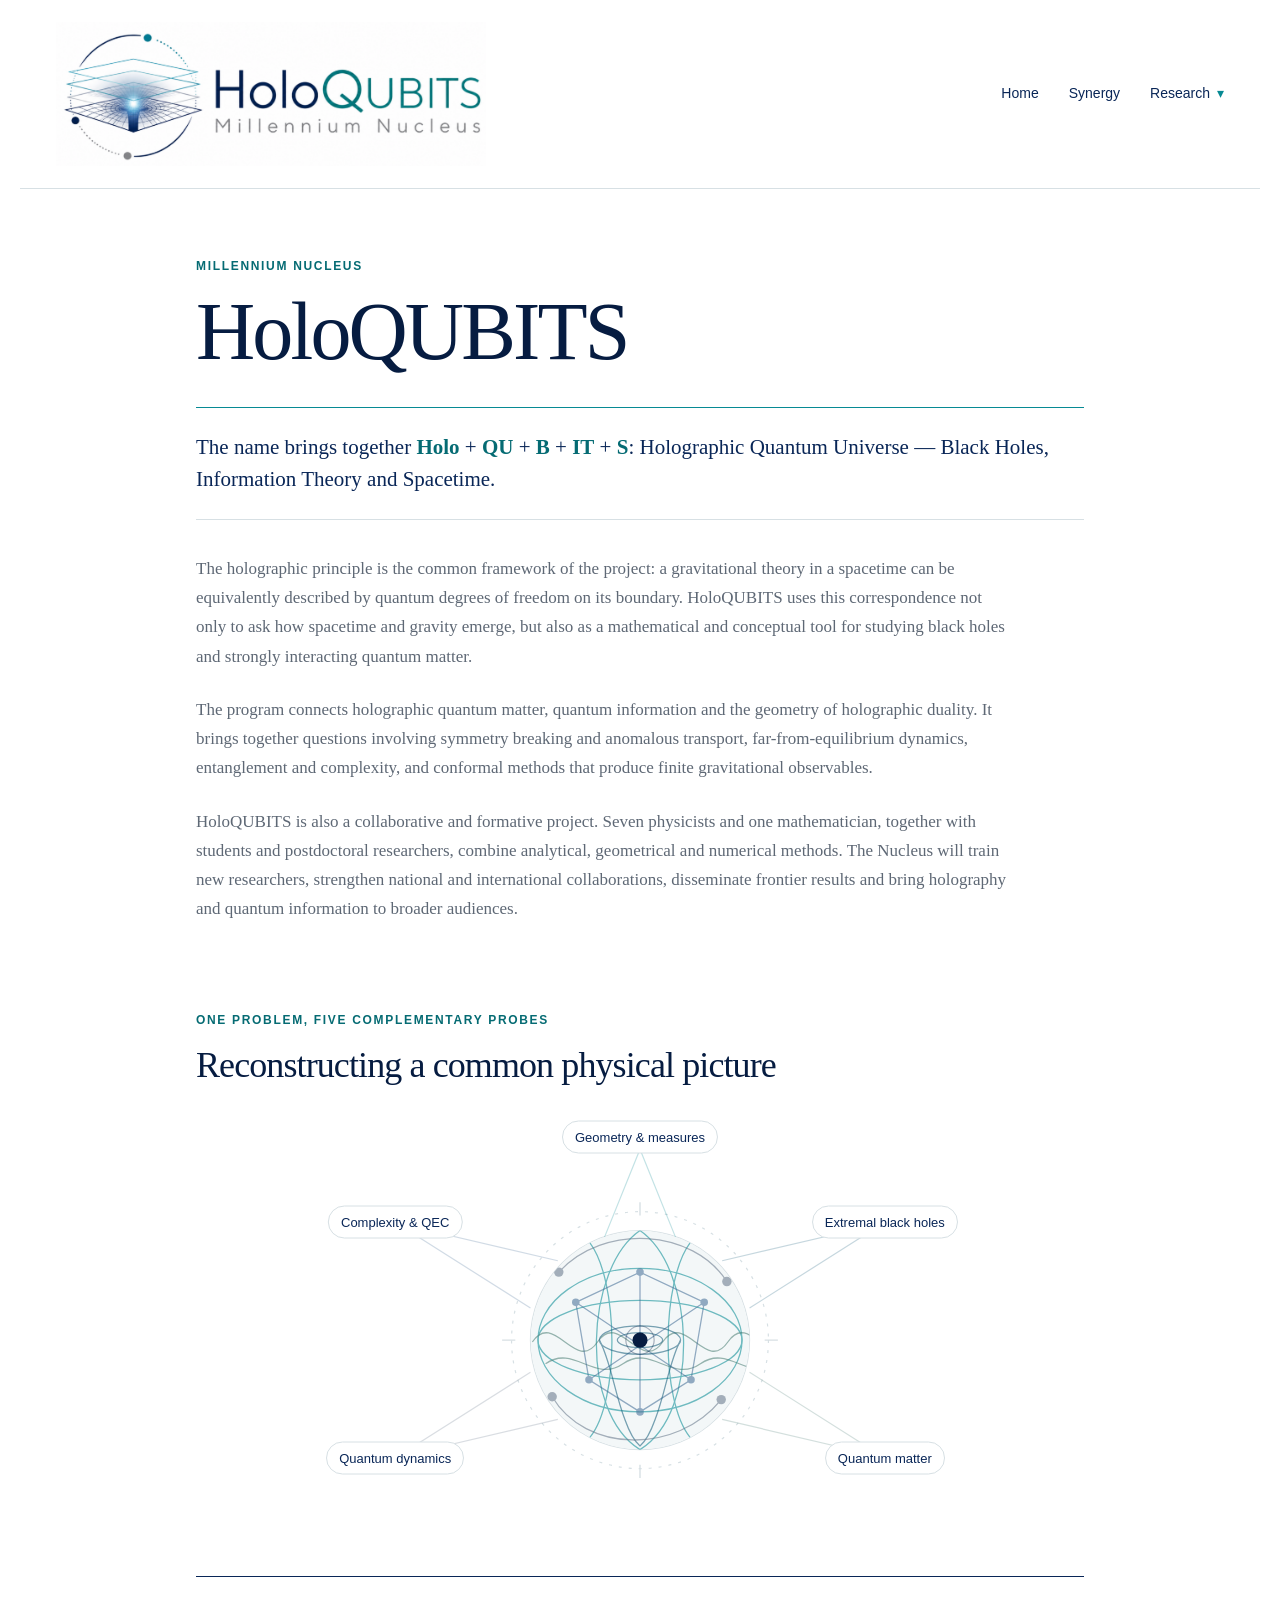
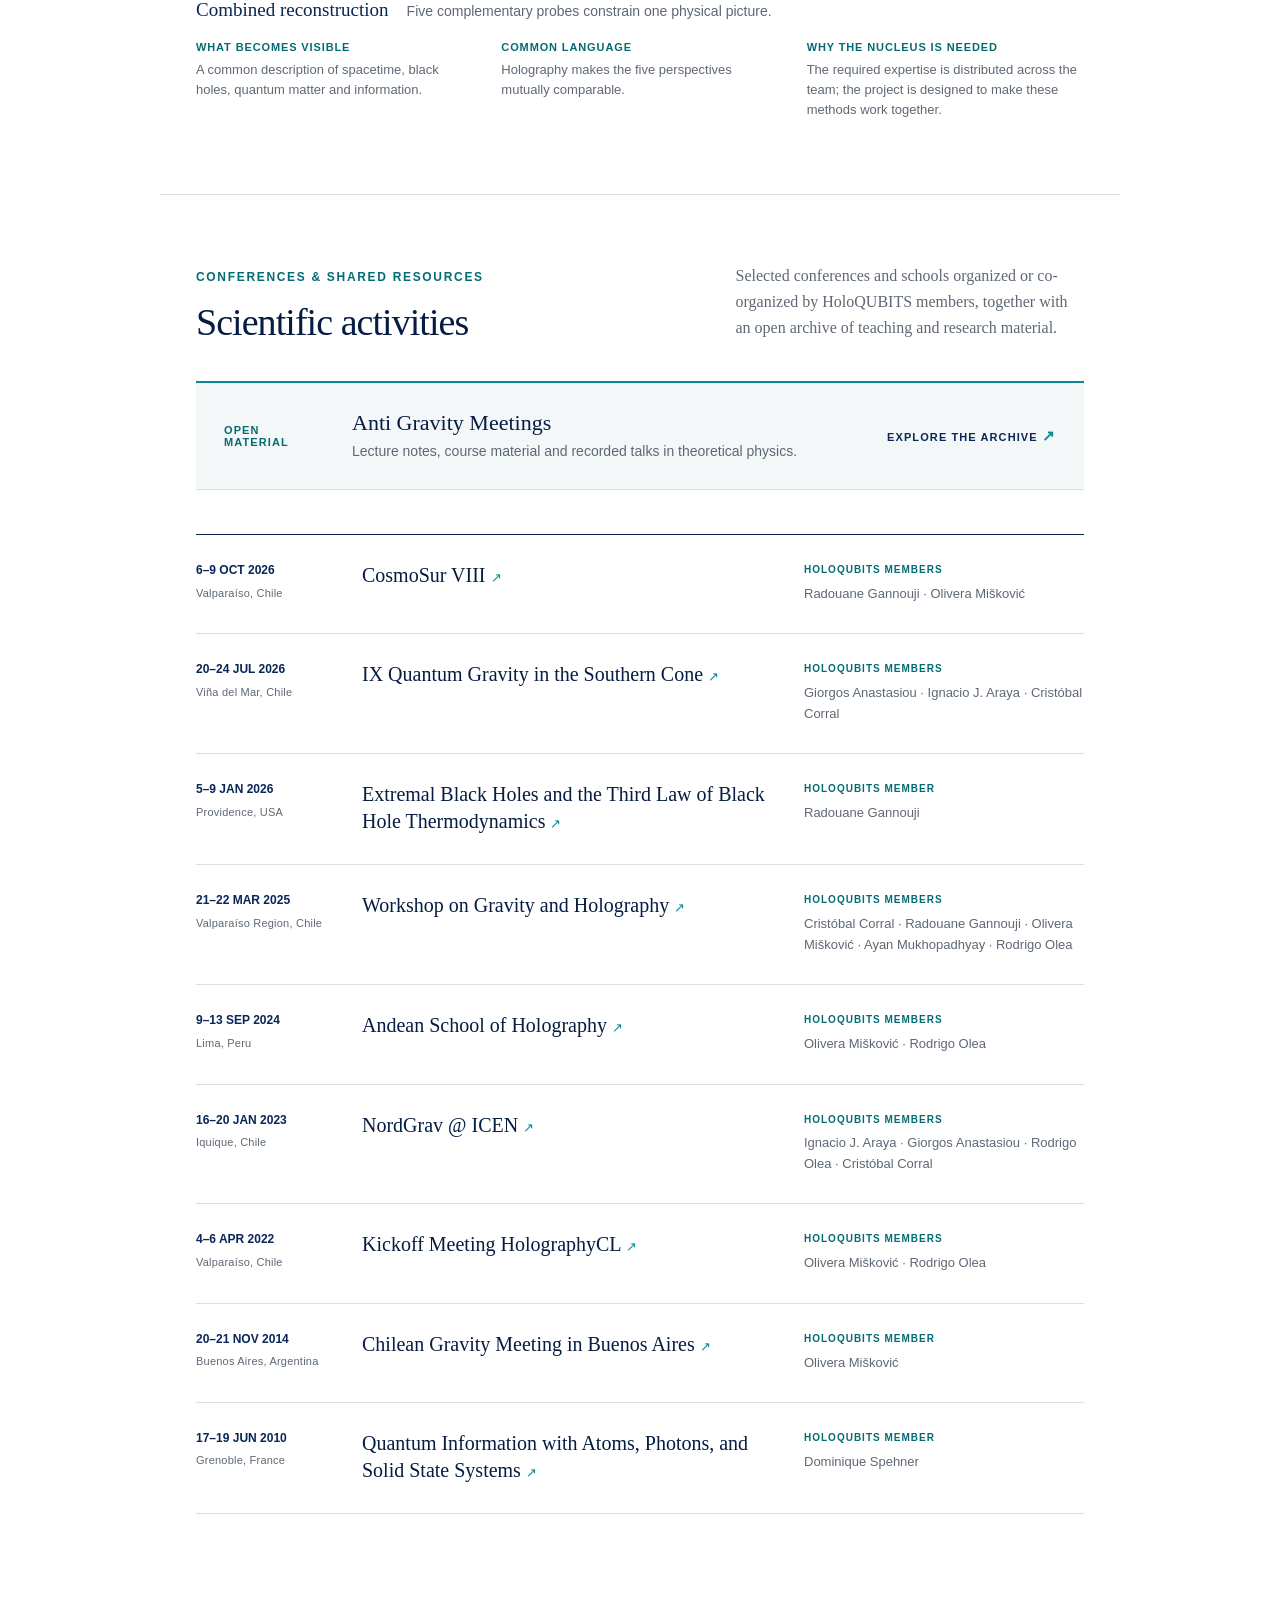
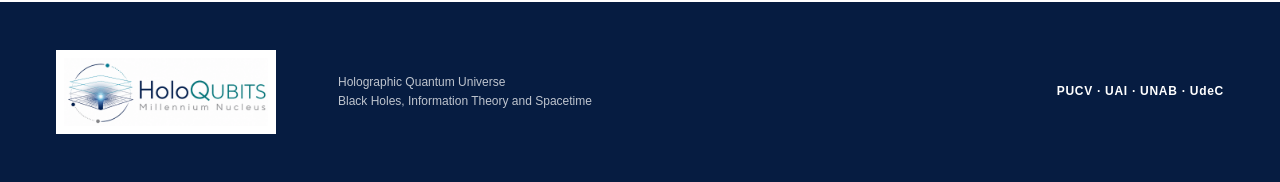
<file: index.html>
<!doctype html>
<html lang="en">
<head>
  <meta charset="utf-8">
  <meta name="viewport" content="width=device-width, initial-scale=1">
  <title>HoloQUBITS | Millennium Nucleus</title>
  <meta name="description" content="Holographic Quantum Universe: Black Holes, Information Theory and Spacetime.">
  <link rel="stylesheet" href="assets/style.css">
  <style>
    .home-intro{padding-bottom:48px}
    .reconstruction-section{max-width:960px;margin:0 auto;padding:42px 36px 74px;border-bottom:1px solid var(--line)}
    .reconstruction-section>h2{max-width:760px;margin:0;color:var(--deep);font-family:Georgia,"Times New Roman",serif;font-size:38px;font-weight:400;letter-spacing:-.025em;line-height:1.08}
    .reconstruction-stage{position:relative;width:100%;max-width:680px;margin:18px auto 0}
    .reconstruction-stage svg{display:block;width:100%;height:auto;overflow:visible}
    .reconstruction-reference{color:var(--line)}
    .reconstruction-reference circle{fill:none;stroke:currentColor;stroke-width:1.2;vector-effect:non-scaling-stroke}
    .reconstruction-reference circle:nth-child(2){stroke-dasharray:3 7}
    .reconstruction-reference path{fill:none;stroke:currentColor;stroke-width:1.4;vector-effect:non-scaling-stroke}
    .reconstruction-ray{color:var(--series);opacity:.24;transition:opacity 180ms ease}
    .reconstruction-ray path{fill:none;stroke:currentColor;stroke-width:1.2;vector-effect:non-scaling-stroke}
    .reconstruction-ray.is-selected{opacity:.9}
    .reconstruction-ray.is-selected path{stroke-width:2.2}
    .ray-geometry,.feature-geometry{--series:#078a94}.ray-blackholes,.feature-blackholes{--series:#145b7a}.ray-matter,.feature-matter{--series:#4b7d75}.ray-dynamics,.feature-dynamics{--series:#657589}.ray-qit,.feature-qit{--series:#426c96}
    .reconstruction-object-field{fill:#f3f7f8}
    .reconstruction-feature{color:var(--series);fill:none;stroke:currentColor;stroke-width:1.35;opacity:.56;transition:opacity 180ms ease}
    .reconstruction-feature circle{fill:currentColor;stroke:none}
    .reconstruction-feature.is-selected{opacity:1;stroke-width:2.3}
    .reconstruction-feature.is-muted{opacity:.1}
    .reconstruction-core{color:var(--deep)}
    .reconstruction-core circle:first-child{fill:currentColor}.reconstruction-core circle:last-child{fill:none;stroke:currentColor;stroke-width:1.2;opacity:.35}
    .reconstruction-probe{position:absolute;padding:8px 12px;color:var(--navy);background:#fff;border:1px solid var(--line);border-radius:999px;font:inherit;font-size:13px;cursor:pointer;transform:translate(-50%,-50%);white-space:nowrap;transition:color 150ms ease,border-color 150ms ease,background-color 150ms ease}
    .reconstruction-probe:hover,.reconstruction-probe:focus-visible,.reconstruction-probe[aria-pressed="true"]{color:var(--teal-dark);background:#f3f7f8;border-color:var(--teal)}
    .probe-geometry{left:50%;top:7%}.probe-blackholes{left:86%;top:25%}.probe-matter{left:86%;top:75%}.probe-dynamics{left:14%;top:75%}.probe-qit{left:14%;top:25%}
    .reconstruction-detail{padding:22px 0 0;border-top:1px solid var(--navy)}
    .reconstruction-detail-heading{display:flex;align-items:baseline;gap:18px}.reconstruction-detail-heading strong{color:var(--navy);font-family:Georgia,"Times New Roman",serif;font-size:19px;font-weight:400}.reconstruction-detail-heading span{color:var(--muted);font-size:14px}
    .reconstruction-detail-grid{display:grid;grid-template-columns:repeat(3,minmax(0,1fr));gap:28px;margin-top:20px}.reconstruction-detail-grid p{margin:0}.reconstruction-detail-grid strong{display:block;margin-bottom:7px;color:var(--teal-dark);font-size:11px;letter-spacing:.08em;text-transform:uppercase}.reconstruction-detail-grid span{display:block;color:var(--muted);font-size:13px;line-height:1.55}
    @media(max-width:900px){.home-intro{padding-bottom:48px}.reconstruction-section{padding:42px 26px 66px}}
    @media(max-width:620px){.home-intro{padding-bottom:38px}.reconstruction-section{padding:34px 18px 58px}.reconstruction-section>h2{font-size:34px}.reconstruction-stage{display:grid;grid-template-columns:repeat(2,minmax(0,1fr));gap:8px;max-width:none}.reconstruction-stage svg{grid-column:1/-1}.reconstruction-probe{position:static;width:100%;transform:none;white-space:normal}.reconstruction-detail{margin-top:24px}.reconstruction-detail-heading{display:block}.reconstruction-detail-heading span{display:block;margin-top:8px;line-height:1.5}.reconstruction-detail-grid{grid-template-columns:1fr;gap:18px}}
  </style>
</head>
<body data-root=".">
  <div id="site-header"></div>
  <main>
    <section class="home-intro">
      <p class="kicker">Millennium Nucleus</p>
      <h1>HoloQUBITS</h1>
      <p class="name-explanation">The name brings together <strong>Holo</strong> + <strong>QU</strong> + <strong>B</strong> + <strong>IT</strong> + <strong>S</strong>: <em>Holographic Quantum Universe — Black Holes, Information Theory and Spacetime.</em></p>
      <div class="home-copy">
        <p>The holographic principle is the common framework of the project: a gravitational theory in a spacetime can be equivalently described by quantum degrees of freedom on its boundary. HoloQUBITS uses this correspondence not only to ask how spacetime and gravity emerge, but also as a mathematical and conceptual tool for studying black holes and strongly interacting quantum matter.</p>
        <p>The program connects holographic quantum matter, quantum information and the geometry of holographic duality. It brings together questions involving symmetry breaking and anomalous transport, far-from-equilibrium dynamics, entanglement and complexity, and conformal methods that produce finite gravitational observables.</p>
        <p>HoloQUBITS is also a collaborative and formative project. Seven physicists and one mathematician, together with students and postdoctoral researchers, combine analytical, geometrical and numerical methods. The Nucleus will train new researchers, strengthen national and international collaborations, disseminate frontier results and bring holography and quantum information to broader audiences.</p>
      </div>
    </section>

    <section class="reconstruction-section" aria-labelledby="reconstruction-title">
      <p class="kicker">One problem, five complementary probes</p>
      <h2 id="reconstruction-title">Reconstructing a common physical picture</h2>

      <div class="reconstruction-stage">
        <svg viewBox="0 0 720 500" role="img" aria-labelledby="reconstruction-svg-title reconstruction-svg-desc">
          <title id="reconstruction-svg-title">Tomographic reconstruction of the holographic quantum universe</title>
          <desc id="reconstruction-svg-desc">Five complementary research perspectives probe one central object and constrain different features of the common reconstruction.</desc>
          <defs><clipPath id="reconstruction-disc"><circle cx="360" cy="250" r="116"></circle></clipPath></defs>

          <g class="reconstruction-reference" aria-hidden="true">
            <circle cx="360" cy="250" r="116"></circle><circle cx="360" cy="250" r="136"></circle>
            <path d="M360 104 L360 118 M506 250 L492 250 M360 396 L360 382 M214 250 L228 250"></path>
          </g>
          <g class="reconstruction-ray ray-geometry" data-id="geometry"><path d="M360 48 L322 142 M360 48 L398 142"></path></g>
          <g class="reconstruction-ray ray-blackholes" data-id="blackholes"><path d="M618 126 L447 166 M618 126 L476 216"></path></g>
          <g class="reconstruction-ray ray-matter" data-id="matter"><path d="M618 374 L476 284 M618 374 L447 334"></path></g>
          <g class="reconstruction-ray ray-dynamics" data-id="dynamics"><path d="M102 374 L244 284 M102 374 L273 334"></path></g>
          <g class="reconstruction-ray ray-qit" data-id="qit"><path d="M102 126 L244 216 M102 126 L273 166"></path></g>

          <g clip-path="url(#reconstruction-disc)">
            <circle class="reconstruction-object-field" cx="360" cy="250" r="116"></circle>
            <g class="reconstruction-feature feature-geometry" data-id="geometry">
              <ellipse cx="360" cy="250" rx="108" ry="42"></ellipse><ellipse cx="360" cy="250" rx="108" ry="76"></ellipse>
              <path d="M360 134 C302 174 295 326 360 366"></path><path d="M360 134 C418 174 425 326 360 366"></path>
              <path d="M307 147 C337 187 339 313 307 353"></path><path d="M413 147 C383 187 381 313 413 353"></path>
            </g>
            <g class="reconstruction-feature feature-matter" data-id="matter">
              <path d="M246 252 C269 218 292 286 315 252 C338 218 361 286 384 252 C407 218 430 286 453 252 C476 218 499 286 522 252"></path>
              <path d="M260 275 C290 254 312 296 342 275 C372 254 394 296 424 275 C454 254 476 296 506 275"></path>
            </g>
            <g class="reconstruction-feature feature-qit" data-id="qit">
              <path d="M292 210 L360 178 L428 210 L414 292 L360 326 L306 292 Z"></path>
              <path d="M292 210 L414 292 M428 210 L306 292 M360 178 L360 326"></path>
              <circle cx="292" cy="210" r="4"></circle><circle cx="360" cy="178" r="4"></circle><circle cx="428" cy="210" r="4"></circle>
              <circle cx="414" cy="292" r="4"></circle><circle cx="360" cy="326" r="4"></circle><circle cx="306" cy="292" r="4"></circle>
            </g>
            <g class="reconstruction-feature feature-blackholes" data-id="blackholes">
              <ellipse cx="360" cy="250" rx="43" ry="15"></ellipse><ellipse cx="360" cy="250" rx="24" ry="8"></ellipse>
              <path d="M317 250 C329 272 333 306 344 334 C349 348 354 357 360 362 C366 357 371 348 376 334 C387 306 391 272 403 250"></path>
            </g>
            <g class="reconstruction-feature feature-dynamics" data-id="dynamics">
              <path d="M274 178 C322 126 416 132 452 188"></path><path d="M446 313 C398 372 302 369 267 310"></path>
              <circle cx="274" cy="178" r="5"></circle><circle cx="452" cy="188" r="5"></circle><circle cx="446" cy="313" r="5"></circle><circle cx="267" cy="310" r="5"></circle>
            </g>
          </g>
          <g class="reconstruction-core" aria-hidden="true"><circle cx="360" cy="250" r="8"></circle><circle cx="360" cy="250" r="15"></circle></g>
        </svg>

        <button type="button" class="reconstruction-probe probe-geometry" data-id="geometry" aria-pressed="false">Geometry &amp; measures</button>
        <button type="button" class="reconstruction-probe probe-blackholes" data-id="blackholes" aria-pressed="false">Extremal black holes</button>
        <button type="button" class="reconstruction-probe probe-matter" data-id="matter" aria-pressed="false">Quantum matter</button>
        <button type="button" class="reconstruction-probe probe-dynamics" data-id="dynamics" aria-pressed="false">Quantum dynamics</button>
        <button type="button" class="reconstruction-probe probe-qit" data-id="qit" aria-pressed="false">Complexity &amp; QEC</button>
      </div>

      <div class="reconstruction-detail" aria-live="polite">
        <div class="reconstruction-detail-heading"><strong id="reconstruction-selected">Combined reconstruction</strong><span id="reconstruction-role">Five complementary probes constrain one physical picture.</span></div>
        <div class="reconstruction-detail-grid">
          <p><strong>What becomes visible</strong><span id="reconstruction-result">A common description of spacetime, black holes, quantum matter and information.</span></p>
          <p><strong>Common language</strong><span id="reconstruction-methods">Holography makes the five perspectives mutually comparable.</span></p>
          <p><strong>Why the Nucleus is needed</strong><span id="reconstruction-need">The required expertise is distributed across the team; the project is designed to make these methods work together.</span></p>
        </div>
      </div>
    </section>

    <section class="activities-section" id="activities" aria-labelledby="activities-title">
      <div class="activities-heading">
        <div>
          <p class="kicker">Conferences &amp; shared resources</p>
          <h2 id="activities-title">Scientific activities</h2>
        </div>
        <p>Selected conferences and schools organized or co-organized by HoloQUBITS members, together with an open archive of teaching and research material.</p>
      </div>

      <a class="material-hub" href="https://antigravity-chile.github.io/" target="_blank" rel="noopener noreferrer">
        <span class="material-hub-label">Open material</span>
        <span class="material-hub-copy">
          <strong>Anti Gravity Meetings</strong>
          <span>Lecture notes, course material and recorded talks in theoretical physics.</span>
        </span>
        <span class="material-hub-action">Explore the archive <span aria-hidden="true">↗</span></span>
      </a>

      <div class="event-list" aria-label="Selected conferences and schools">
        <article class="event-row">
          <p class="event-meta"><time datetime="2026-10-06">6–9 Oct 2026</time><span>Valparaíso, Chile</span></p>
          <h3><a href="https://fis.ucv.cl/cosmosur8/" target="_blank" rel="noopener noreferrer">CosmoSur VIII <span aria-hidden="true">↗</span></a></h3>
          <p class="event-members"><span>HoloQUBITS members</span>Radouane Gannouji · Olivera Mišković</p>
        </article>

        <article class="event-row">
          <p class="event-meta"><time datetime="2026-07-20">20–24 Jul 2026</time><span>Viña del Mar, Chile</span></p>
          <h3><a href="https://qgsoutherncone.wixsite.com/ixqgsc" target="_blank" rel="noopener noreferrer">IX Quantum Gravity in the Southern Cone <span aria-hidden="true">↗</span></a></h3>
          <p class="event-members"><span>HoloQUBITS members</span>Giorgos Anastasiou · Ignacio J. Araya · Cristóbal Corral</p>
        </article>

        <article class="event-row">
          <p class="event-meta"><time datetime="2026-01-05">5–9 Jan 2026</time><span>Providence, USA</span></p>
          <h3><a href="https://icerm.brown.edu/program/topical_workshop/tw-26-ebh" target="_blank" rel="noopener noreferrer">Extremal Black Holes and the Third Law of Black Hole Thermodynamics <span aria-hidden="true">↗</span></a></h3>
          <p class="event-members"><span>HoloQUBITS member</span>Radouane Gannouji</p>
        </article>

        <article class="event-row">
          <p class="event-meta"><time datetime="2025-03-21">21–22 Mar 2025</time><span>Valparaíso Region, Chile</span></p>
          <h3><a href="https://fis.ucv.cl/workshop-gh-2025/" target="_blank" rel="noopener noreferrer">Workshop on Gravity and Holography <span aria-hidden="true">↗</span></a></h3>
          <p class="event-members"><span>HoloQUBITS members</span>Cristóbal Corral · Radouane Gannouji · Olivera Mišković · Ayan Mukhopadhyay · Rodrigo Olea</p>
        </article>

        <article class="event-row">
          <p class="event-meta"><time datetime="2024-09-09">9–13 Sep 2024</time><span>Lima, Peru</span></p>
          <h3><a href="https://sites.google.com/view/andean-school-holography/home?authuser=0" target="_blank" rel="noopener noreferrer">Andean School of Holography <span aria-hidden="true">↗</span></a></h3>
          <p class="event-members"><span>HoloQUBITS members</span>Olivera Mišković · Rodrigo Olea</p>
        </article>

        <article class="event-row">
          <p class="event-meta"><time datetime="2023-01-16">16–20 Jan 2023</time><span>Iquique, Chile</span></p>
          <h3><a href="https://sites.google.com/view/nordgraviquique" target="_blank" rel="noopener noreferrer">NordGrav @ ICEN <span aria-hidden="true">↗</span></a></h3>
          <p class="event-members"><span>HoloQUBITS members</span>Ignacio J. Araya · Giorgos Anastasiou · Rodrigo Olea · Cristóbal Corral</p>
        </article>

        <article class="event-row">
          <p class="event-meta"><time datetime="2022-04-04">4–6 Apr 2022</time><span>Valparaíso, Chile</span></p>
          <h3><a href="https://fis.ucv.cl/exito-del-evento-kickoff-meeting-holographycl/" target="_blank" rel="noopener noreferrer">Kickoff Meeting HolographyCL <span aria-hidden="true">↗</span></a></h3>
          <p class="event-members"><span>HoloQUBITS members</span>Olivera Mišković · Rodrigo Olea</p>
        </article>

        <article class="event-row">
          <p class="event-meta"><time datetime="2014-11-20">20–21 Nov 2014</time><span>Buenos Aires, Argentina</span></p>
          <h3><a href="https://chileangravitymeeting.wordpress.com/" target="_blank" rel="noopener noreferrer">Chilean Gravity Meeting in Buenos Aires <span aria-hidden="true">↗</span></a></h3>
          <p class="event-members"><span>HoloQUBITS member</span>Olivera Mišković</p>
        </article>

        <article class="event-row">
          <p class="event-meta"><time datetime="2010-06-17">17–19 Jun 2010</time><span>Grenoble, France</span></p>
          <h3><a href="https://lpmmc.cnrs.fr/14-quantum-information-with-atoms-photons-and-solid-state-systems__trashed/" target="_blank" rel="noopener noreferrer">Quantum Information with Atoms, Photons, and Solid State Systems <span aria-hidden="true">↗</span></a></h3>
          <p class="event-members"><span>HoloQUBITS member</span>Dominique Spehner</p>
        </article>
      </div>
    </section>
  </main>
  <div id="site-footer"></div>
  <script src="assets/site.js"></script>
  <script>
    (() => {
      const root = document.querySelector(".reconstruction-section");
      if (!root) return;
      const combined = {
        title: "Combined reconstruction",
        role: "Five complementary probes constrain one physical picture.",
        result: "A common description of spacetime, black holes, quantum matter and information.",
        methods: "Holography makes the five perspectives mutually comparable.",
        need: "The required expertise is distributed across the team; the project is designed to make these methods work together."
      };
      const data = {
        geometry: {
          title: "Geometry, symmetries and information measures",
          role: "Determines which gravitational quantities have precise quantum meaning.",
          result: "Finite observables, asymptotic symmetries, entropy and correlations.",
          methods: "Holographic renormalization · conformal geometry · null boundaries",
          need: "Conformal geometry + holographic renormalization + quantum-information tools"
        },
        blackholes: {
          title: "Extremal black-hole formation",
          role: "Probes the reconstruction under genuinely dynamical and extreme conditions.",
          result: "Formation, extremality, instability, horizons and information loss.",
          methods: "Numerical relativity · perturbations · real-time holography",
          need: "Black-hole physics + numerical and analytic gravity + quantum-information diagnostics"
        },
        matter: {
          title: "Strongly correlated matter and anomalous transport",
          role: "Tests whether the dictionary captures collective quantum phenomena.",
          result: "Anomalies, spin transport, topological response and far-from-equilibrium matter.",
          methods: "Effective QFT · supergravity · holographic transport",
          need: "Holography + quantum matter + symmetry and geometric methods"
        },
        dynamics: {
          title: "Quantum dynamics and information",
          role: "Constrains how thermal behaviour and an arrow of time emerge from unitary evolution.",
          result: "Thermalization, ETH, scrambling, quenches and semiclassical breakdown.",
          methods: "Holographic QIT · numerical evolution · entanglement diagnostics",
          need: "Real-time holography + numerical relativity + quantum-information diagnostics"
        },
        qit: {
          title: "Complexity and quantum error correction",
          role: "Tests how the central spacetime can be encoded, reconstructed and protected.",
          result: "Complexity, modular flow, circuits and bulk reconstruction.",
          methods: "Bures geodesics · QEC · quantum circuits",
          need: "Quantum-state geometry + quantum circuits + quantum error correction"
        }
      };
      const probes = Array.from(root.querySelectorAll(".reconstruction-probe"));
      const features = Array.from(root.querySelectorAll(".reconstruction-feature"));
      const rays = Array.from(root.querySelectorAll(".reconstruction-ray"));
      const selected = root.querySelector("#reconstruction-selected");
      const role = root.querySelector("#reconstruction-role");
      const result = root.querySelector("#reconstruction-result");
      const methods = root.querySelector("#reconstruction-methods");
      const need = root.querySelector("#reconstruction-need");
      let hovered = null;
      let pinned = null;

      function render() {
        const active = hovered || pinned;
        const item = active ? data[active] : combined;
        probes.forEach((probe) => probe.setAttribute("aria-pressed", String(probe.dataset.id === pinned)));
        features.forEach((feature) => {
          feature.classList.toggle("is-selected", feature.dataset.id === active);
          feature.classList.toggle("is-muted", Boolean(active) && feature.dataset.id !== active);
        });
        rays.forEach((ray) => ray.classList.toggle("is-selected", ray.dataset.id === active));
        selected.textContent = item.title;
        role.textContent = item.role;
        result.textContent = item.result;
        methods.textContent = item.methods;
        need.textContent = item.need;
      }

      probes.forEach((probe) => {
        probe.addEventListener("pointerenter", () => { hovered = probe.dataset.id; render(); });
        probe.addEventListener("pointerleave", () => { hovered = null; render(); });
        probe.addEventListener("click", () => { pinned = pinned === probe.dataset.id ? null : probe.dataset.id; render(); });
      });
      render();
    })();
  </script>
</body>
</html>
</file>
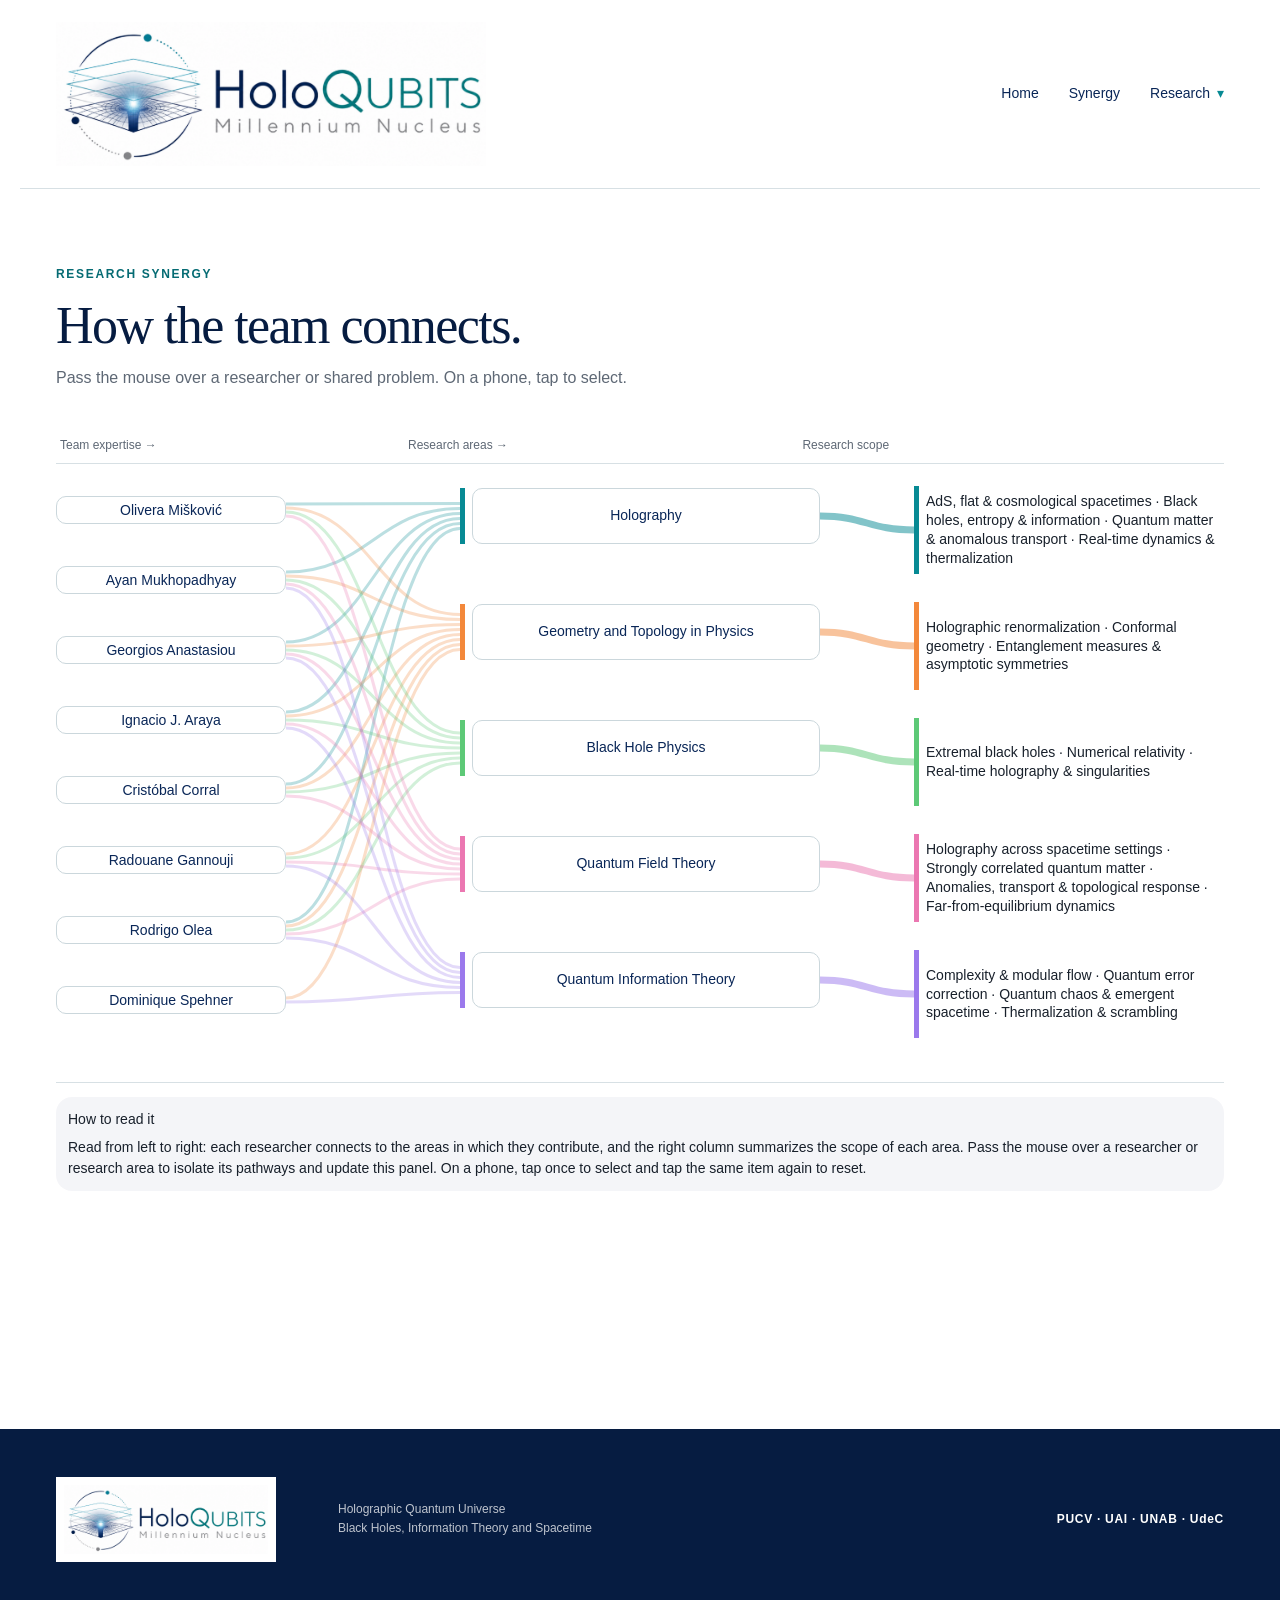
<file: synergy/index.html>
<!doctype html><html lang="en"><head><meta charset="utf-8"><meta name="viewport" content="width=device-width,initial-scale=1"><title>Research Synergy | HoloQUBITS</title><link rel="stylesheet" href="../assets/style.css"></head><body data-root=".."><div id="site-header"></div><main><section class="synergy-heading"><p class="kicker">Research synergy</p><h1>How the team connects.</h1><p>Pass the mouse over a researcher or shared problem. On a phone, tap to select.</p></section><div class="synergy-embed"><iframe class="synergy-frame" src="map/index.html" title="Interactive HoloQUBITS research synergy map" scrolling="no"></iframe></div></main><div id="site-footer"></div><script src="../assets/site.js"></script></body></html>
</file>
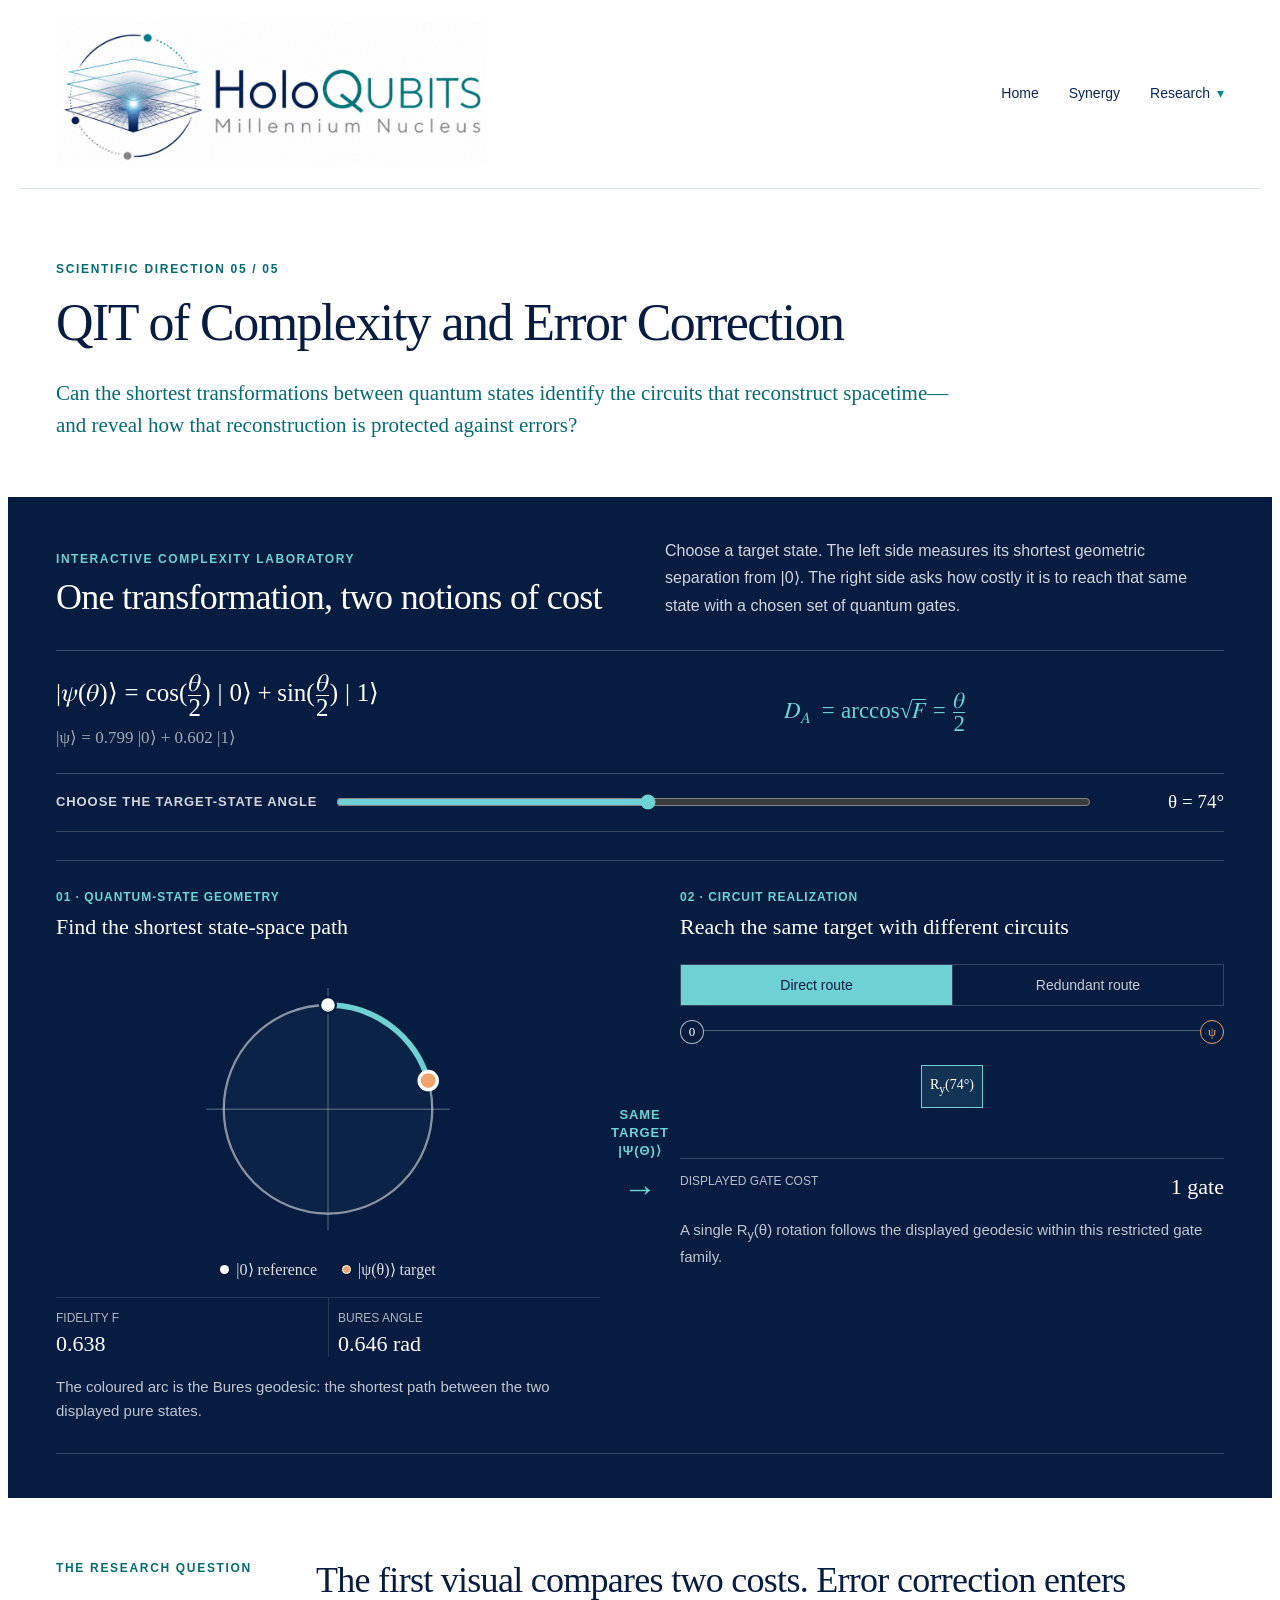
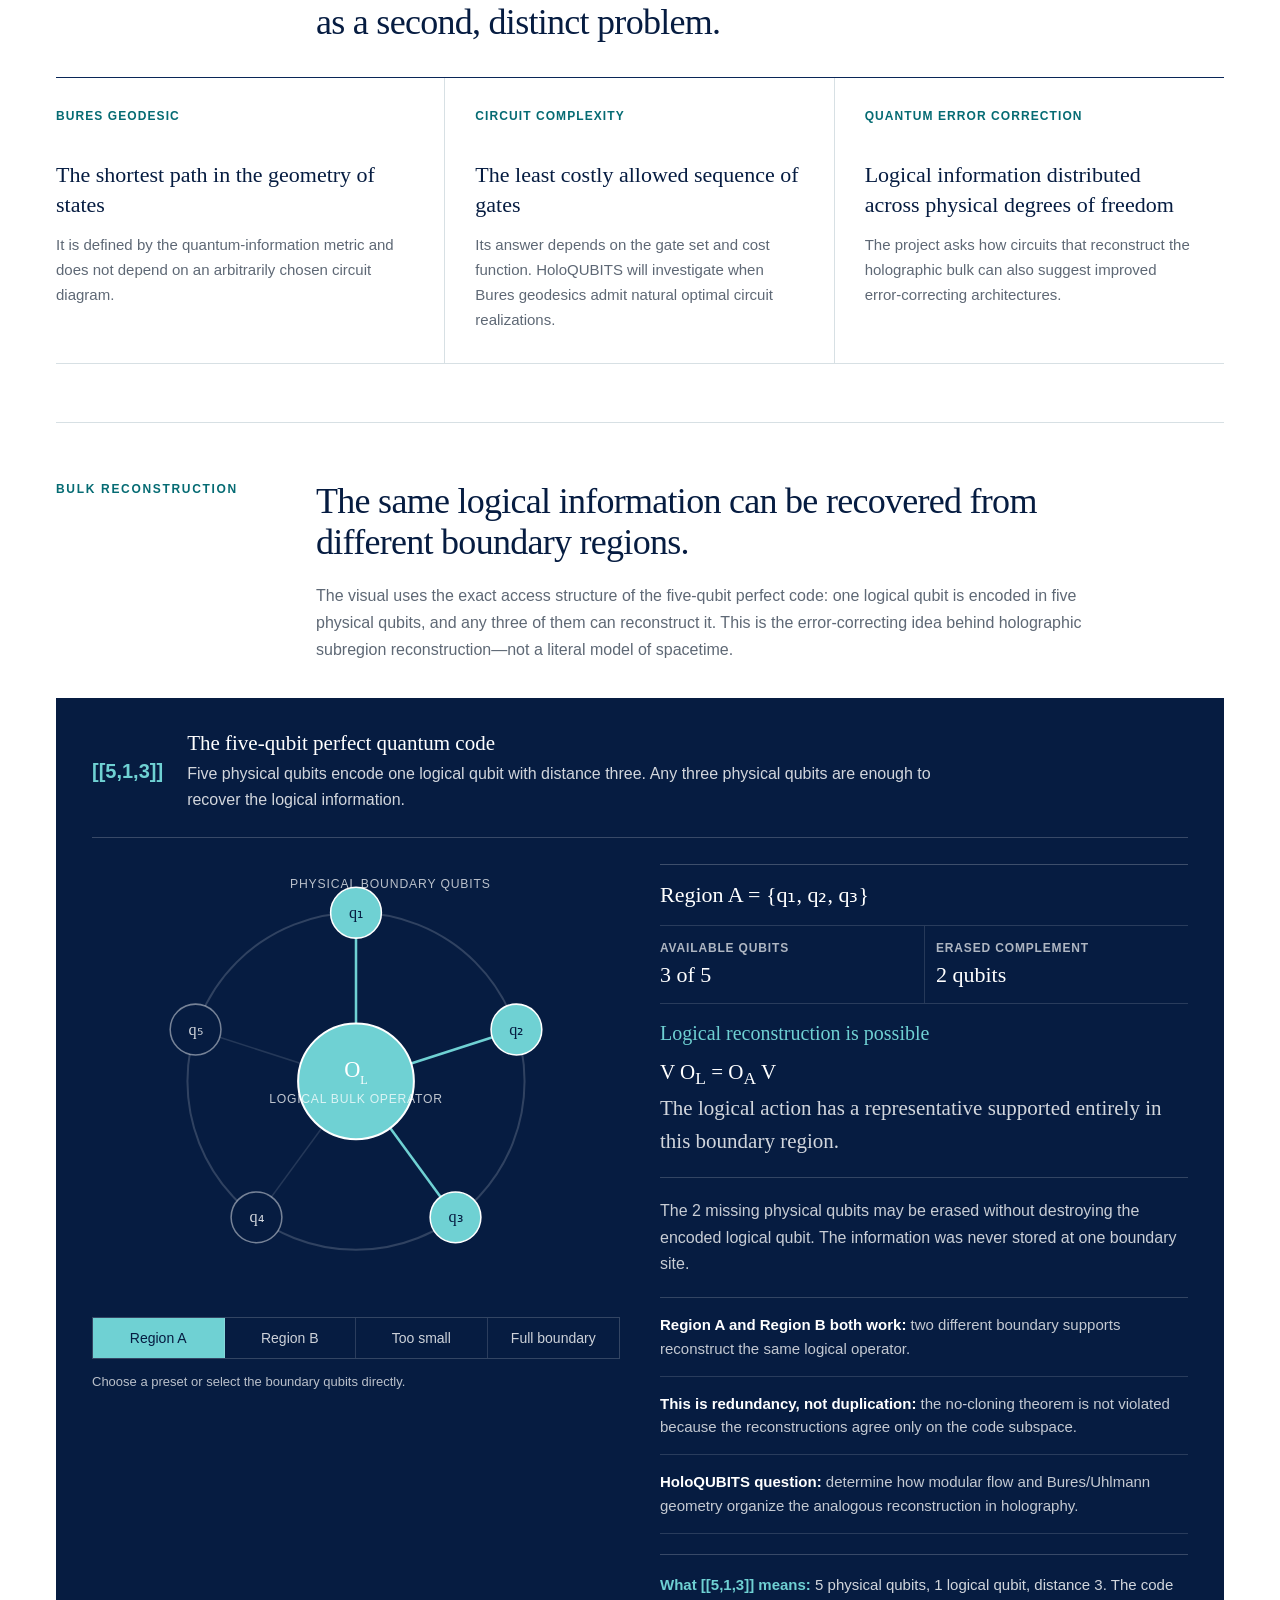
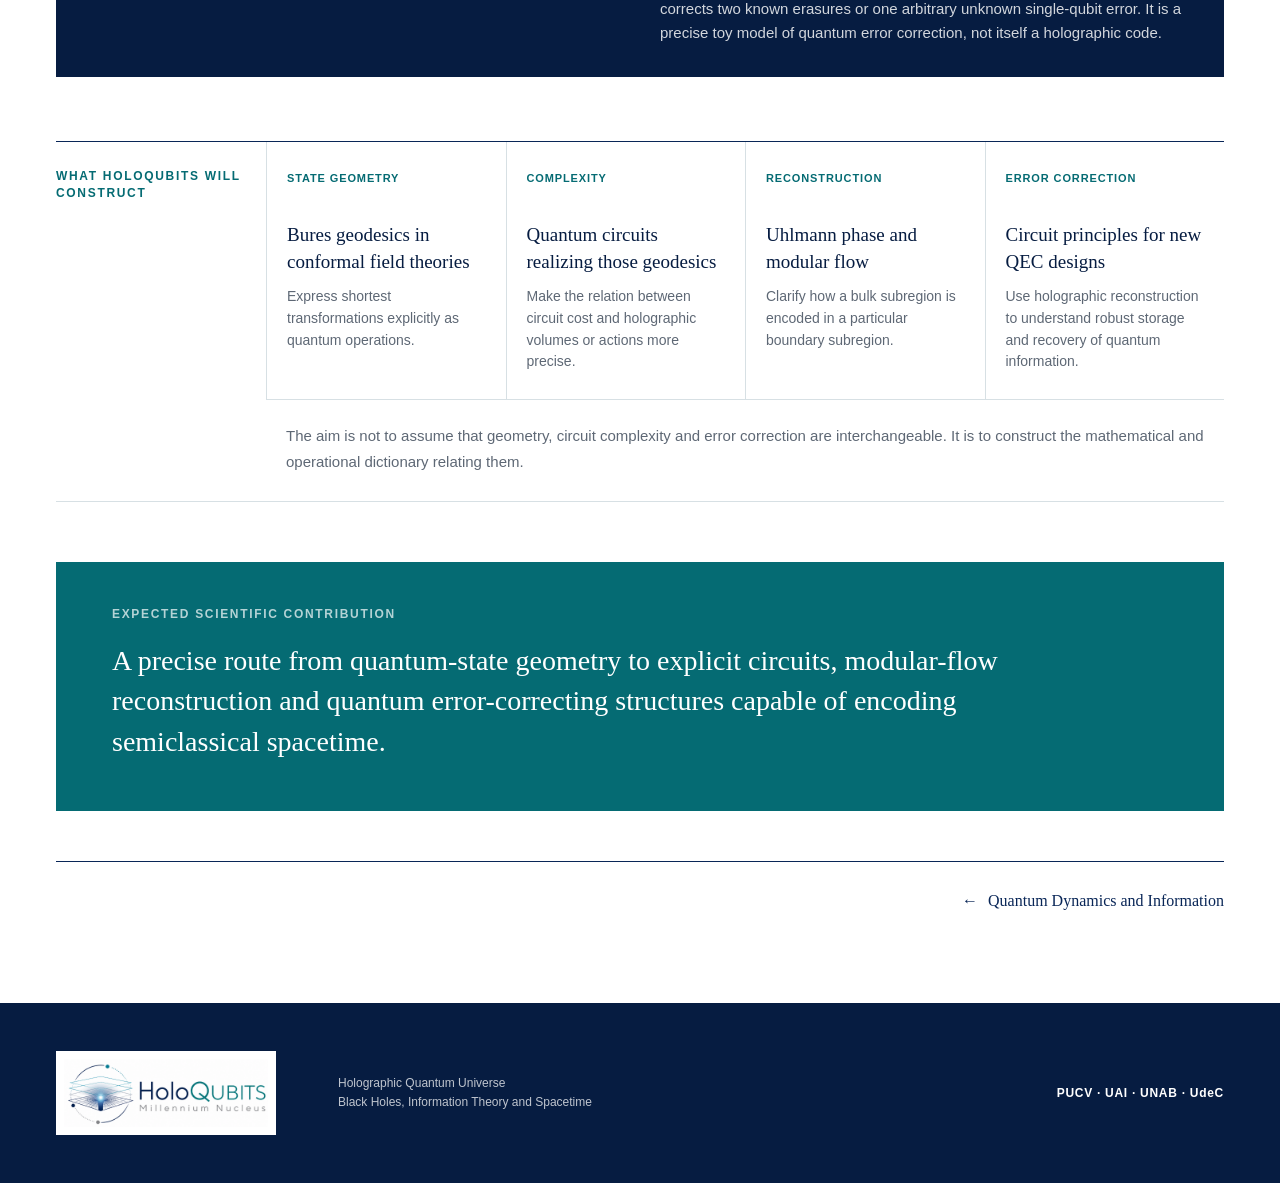
<file: research/complexity-error-correction/index.html>
<!doctype html>
<html lang="en">
<head>
  <meta charset="utf-8">
  <meta name="viewport" content="width=device-width,initial-scale=1">
  <title>QIT of Complexity and Error Correction | HoloQUBITS</title>
  <link rel="stylesheet" href="../../assets/style.css">
  <style>
    .qit-story{max-width:1168px;margin:auto;padding:72px 0 92px}
    .qit-hero h1{max-width:980px;margin:0;color:var(--deep);font:400 clamp(38px,4.6vw,54px)/1.08 Georgia,serif;letter-spacing:-.025em}
    .qit-hero>p:last-child{max-width:930px;margin:24px 0 0;color:var(--teal-dark);font:19px/1.55 Georgia,serif}
    .reconstruction-lab{width:calc(100% + 96px);margin:46px 0 0 -48px;padding:36px 48px 42px;color:rgba(255,255,255,.7);background:var(--deep)}
    .lab-heading{display:grid;grid-template-columns:1fr 1fr;gap:50px;align-items:end}
    .lab-heading h2{max-width:600px;margin:0;color:#fff;font:400 clamp(30px,3.3vw,40px)/1.12 Georgia,serif;letter-spacing:-.02em}
    .lab-heading>p{margin:0;color:rgba(255,255,255,.82);font-size:16px;line-height:1.7}
    .lab-eyebrow{margin:0 0 11px;color:#6fd1d3;font-size:12px;font-weight:700;letter-spacing:.13em;text-transform:uppercase}
    .state-equations{display:grid;grid-template-columns:1.35fr .85fr;gap:30px;align-items:center;margin-top:31px;padding:22px 0;border-block:1px solid rgba(255,255,255,.22)}
    .state-equations math{display:block;color:#fff;font-size:25px}
    .state-equations .distance-equation{color:#6fd1d3;font-size:23px}
    .state-value{margin:10px 0 0;color:rgba(255,255,255,.62);font:17px/1.45 Georgia,serif}
    .state-control{padding:17px 0 18px;border-bottom:1px solid rgba(255,255,255,.2)}
    .state-control label{display:grid;grid-template-columns:auto 1fr auto;gap:17px;align-items:center;color:rgba(255,255,255,.82);font-size:13px;font-weight:700;letter-spacing:.07em;text-transform:uppercase}
    .state-control input{width:100%;accent-color:#6fd1d3}
    .state-control output{min-width:118px;color:#fff;font:400 19px Georgia,serif;letter-spacing:0;text-align:right;text-transform:none}
    .two-views{display:grid;grid-template-columns:minmax(0,1fr) 80px minmax(0,1fr);margin-top:28px;border-block:1px solid rgba(255,255,255,.2)}
    .view{min-width:0;padding:26px 0 30px}
    .comparison-bridge{display:flex;flex-direction:column;align-items:center;justify-content:center;gap:10px;color:#6fd1d3;text-align:center}
    .comparison-bridge span{font-size:13px;font-weight:700;letter-spacing:.07em;line-height:1.4;text-transform:uppercase}
    .comparison-bridge::after{content:'\2192';font:34px Georgia,serif}
    .view-heading{min-height:60px}
    .view-heading span{color:#6fd1d3;font-size:12px;font-weight:700;letter-spacing:.08em;text-transform:uppercase}
    .view-heading h3{margin:7px 0 0;color:#fff;font:400 22px/1.3 Georgia,serif}
    .geometry-svg{display:block;width:100%;max-width:340px;height:auto;margin:7px auto 0}
    .state-circle{fill:rgba(111,209,211,.035);stroke:rgba(255,255,255,.52);stroke-width:2}
    .state-axis{stroke:rgba(255,255,255,.25);stroke-width:1.2}
    .geodesic{fill:none;stroke:#6fd1d3;stroke-width:5;stroke-linecap:round}
    .reference-point{fill:#fff;stroke:var(--deep);stroke-width:2}.target-point{fill:#f0a36a;stroke:#fff;stroke-width:3}
    .state-legend{display:flex;justify-content:center;gap:25px;margin:0 0 18px;color:rgba(255,255,255,.86);font:16px Georgia,serif}
    .state-legend span{display:flex;align-items:center;gap:7px}.state-legend i{width:9px;height:9px;border-radius:50%;background:#fff}.state-legend span:last-child i{background:#f0a36a;border:1px solid #fff}
    .geometry-readout{display:grid;grid-template-columns:1fr 1fr;margin-top:6px;border-top:1px solid rgba(255,255,255,.13)}
    .geometry-readout div{padding:13px 8px 0 0}.geometry-readout div+div{padding-left:9px;border-left:1px solid rgba(255,255,255,.13)}
    .geometry-readout span{display:block;color:rgba(255,255,255,.68);font-size:12px;text-transform:uppercase}.geometry-readout strong{display:block;margin-top:6px;color:#fff;font:22px Georgia,serif}
    .view-note{margin:18px 0 0;color:rgba(255,255,255,.75);font-size:15px;line-height:1.6}
    .circuit-switch{display:grid;grid-template-columns:1fr 1fr;margin:17px 0 0;border:1px solid rgba(255,255,255,.18)}
    .circuit-switch button{padding:12px;color:rgba(255,255,255,.78);background:transparent;border:0;font:14px Arial,sans-serif;cursor:pointer}
    .circuit-switch button+button{border-left:1px solid rgba(255,255,255,.18)}
    .circuit-switch button:hover,.circuit-switch button:focus-visible,.circuit-switch button.is-active{color:var(--deep);background:#6fd1d3;outline:0}
    .circuit-wire{position:relative;min-height:113px;margin-top:24px;padding-top:34px;border-top:1px solid rgba(255,255,255,.3)}
    .circuit-wire::before,.circuit-wire::after{position:absolute;top:-11px;width:22px;height:22px;display:grid;place-items:center;background:var(--deep);border:1px solid rgba(255,255,255,.7);border-radius:50%;color:#fff;font:13px Georgia,serif}
    .circuit-wire::before{content:'0';left:0}.circuit-wire::after{content:'ψ';right:0;border-color:#f0a36a;color:#f0a36a}
    .gate-row{display:flex;justify-content:center;gap:6px;min-height:39px}
    .gate{min-width:58px;padding:11px 8px;color:#fff;background:rgba(111,209,211,.13);border:1px solid #6fd1d3;font:14px Georgia,serif;text-align:center}
    .circuit-cost{display:flex;justify-content:space-between;gap:15px;margin-top:15px;padding-top:15px;border-top:1px solid rgba(255,255,255,.2);color:rgba(255,255,255,.72);font-size:12px;text-transform:uppercase}
    .circuit-cost strong{color:#fff;font:400 22px Georgia,serif;text-transform:none}
    .distinction{padding:62px 0 58px}
    .distinction-heading{display:grid;grid-template-columns:220px minmax(0,1fr);gap:40px}
    .distinction-heading h2{max-width:840px;margin:0;color:var(--deep);font:400 clamp(28px,3.2vw,38px)/1.15 Georgia,serif;letter-spacing:-.015em}
    .distinction-grid{display:grid;grid-template-columns:repeat(3,1fr);margin-top:34px;border-block:1px solid var(--line);border-top-color:var(--navy)}
    .distinction-grid article{min-height:215px;padding:28px 30px 30px 0;border-right:1px solid var(--line)}.distinction-grid article+article{padding-left:30px}.distinction-grid article:last-child{border-right:0}
    .distinction-grid span{color:var(--teal-dark);font-size:12px;font-weight:700;letter-spacing:.09em;text-transform:uppercase}.distinction-grid strong{display:block;margin-top:36px;color:var(--deep);font:400 22px/1.35 Georgia,serif}.distinction-grid p{margin:12px 0 0;color:var(--muted);font-size:15px;line-height:1.68}
    .recovery-section{padding:58px 0 64px;border-top:1px solid var(--line)}
    .recovery-heading{display:grid;grid-template-columns:220px minmax(0,1fr);gap:40px}
    .recovery-heading h2{max-width:840px;margin:0;color:var(--deep);font:400 clamp(28px,3.2vw,38px)/1.15 Georgia,serif;letter-spacing:-.015em}
    .recovery-heading>div>p{max-width:780px;margin:19px 0 0;color:var(--muted);font-size:16px;line-height:1.7}
    .recovery-lab{display:grid;grid-template-columns:1fr 1fr;gap:26px 40px;align-items:start;margin-top:34px;padding:32px 36px;color:rgba(255,255,255,.68);background:var(--deep)}
    .code-identity{grid-column:1/-1;display:flex;align-items:center;gap:24px;padding-bottom:25px;border-bottom:1px solid rgba(255,255,255,.2)}
    .code-notation{color:#6fd1d3;font:700 20px/1.2 Arial,sans-serif;letter-spacing:0;white-space:nowrap}
    .code-identity span{max-width:760px;color:rgba(255,255,255,.82);font-size:16px;line-height:1.6}.code-identity b{display:block;margin-bottom:4px;color:#fff;font:400 21px/1.3 Georgia,serif}
    .boundary-visual svg{display:block;width:100%;height:auto}
    .boundary-ring{fill:none;stroke:rgba(255,255,255,.17);stroke-width:2}
    .code-link{stroke:rgba(255,255,255,.12);stroke-width:1.5;transition:.2s}
    .code-link.is-selected{stroke:#6fd1d3;stroke-width:2.5}
    .physical-node circle{fill:var(--deep);stroke:rgba(255,255,255,.45);stroke-width:1.5;transition:.2s}
    .physical-node text{fill:rgba(255,255,255,.82);font:16px Georgia,serif;text-anchor:middle;dominant-baseline:central;pointer-events:none}
    .physical-node{cursor:pointer}.physical-node:hover circle,.physical-node:focus circle,.physical-node.is-selected circle{fill:#6fd1d3;stroke:#fff}.physical-node.is-selected text{fill:var(--deep)}
    .logical-node{fill:rgba(111,209,211,.08);stroke:rgba(111,209,211,.55);stroke-width:2;transition:.2s}.logical-node.can-reconstruct{fill:#6fd1d3;stroke:#fff}
    .logical-label{fill:#fff;font:22px Georgia,serif;text-anchor:middle}.logical-sub{fill:rgba(255,255,255,.75);font:12px Arial,sans-serif;text-anchor:middle;letter-spacing:.06em;text-transform:uppercase}
    .boundary-label{fill:rgba(255,255,255,.72);font:12px Arial,sans-serif;letter-spacing:.07em;text-transform:uppercase}
    .region-presets{display:grid;grid-template-columns:repeat(4,1fr);margin-top:16px;border:1px solid rgba(255,255,255,.18)}
    .region-presets button{padding:12px 7px;color:rgba(255,255,255,.8);background:transparent;border:0;border-right:1px solid rgba(255,255,255,.15);font:14px Arial,sans-serif;cursor:pointer}.region-presets button:last-child{border-right:0}
    .region-presets button:hover,.region-presets button:focus-visible,.region-presets button.is-active{color:var(--deep);background:#6fd1d3;outline:0}
    .region-help{margin:13px 0 0;color:rgba(255,255,255,.72);font-size:13px;line-height:1.5}
    .recovery-reading{border-top:1px solid rgba(255,255,255,.22)}
    .recovery-reading h3{margin:0;padding:15px 0;color:#fff;border-bottom:1px solid rgba(255,255,255,.14);font:400 21px/1.35 Georgia,serif}
    .region-summary{display:grid;grid-template-columns:1fr 1fr;border-bottom:1px solid rgba(255,255,255,.14)}
    .region-summary div{padding:15px 10px 15px 0}.region-summary div+div{padding-left:11px;border-left:1px solid rgba(255,255,255,.13)}
    .region-summary span{display:block;color:rgba(255,255,255,.68);font-size:12px;font-weight:700;letter-spacing:.07em;text-transform:uppercase}.region-summary strong{display:block;margin-top:7px;color:#fff;font:22px Georgia,serif}
    .reconstruction-status{margin:0;padding:16px 0 9px;color:#fff;font:20px/1.35 Georgia,serif}.reconstruction-status.success{color:#6fd1d3}.reconstruction-status.failure{color:#f0a36a}
    .reconstruction-equation{margin:0;padding:0 0 20px;color:rgba(255,255,255,.82);border-bottom:1px solid rgba(255,255,255,.18);font:21px/1.55 Georgia,serif}.reconstruction-equation strong{color:#fff;font-weight:400}
    .recovery-explanation{margin:20px 0 0;color:rgba(255,255,255,.78);font-size:16px;line-height:1.65}
    .recovery-facts{margin:20px 0 0;padding:0;list-style:none;border-top:1px solid rgba(255,255,255,.18)}.recovery-facts li{padding:15px 0;color:rgba(255,255,255,.76);border-bottom:1px solid rgba(255,255,255,.14);font-size:15px;line-height:1.58}.recovery-facts strong{color:#fff;font-weight:700}
    .model-note{margin:20px 0 0;padding-top:18px;color:rgba(255,255,255,.82);border-top:1px solid rgba(255,255,255,.2);font-size:15px;line-height:1.62}.model-note strong{color:#6fd1d3;font-weight:700}
    .methods{display:grid;grid-template-columns:210px repeat(4,1fr);border-block:1px solid var(--line);border-top-color:var(--navy)}
    .methods>.section-label{padding-top:26px}.methods>div{min-height:190px;padding:26px 20px;border-left:1px solid var(--line)}
    .methods span{color:var(--teal-dark);font-size:11px;font-weight:700;letter-spacing:.08em;text-transform:uppercase}.methods strong{display:block;margin-top:36px;color:var(--deep);font:400 19px/1.42 Georgia,serif}.methods small{display:block;margin-top:10px;color:var(--muted);font-size:14px;line-height:1.55}
    .methods-note{grid-column:2/-1;margin:0;padding:23px 0 27px 20px;color:var(--muted);border-top:1px solid var(--line);font-size:15px;line-height:1.7}
    .outcome{margin-top:60px;padding:44px 56px 48px;color:#fff;background:var(--teal-dark)}.outcome .section-label{color:rgba(255,255,255,.7)}.outcome>p:last-child{max-width:930px;margin:0;font:clamp(21px,2.3vw,28px)/1.45 Georgia,serif}.pagination{margin-top:50px}
    @media(max-width:1000px){.methods{grid-template-columns:170px repeat(2,1fr)}.methods>.section-label{grid-row:1/3}.methods-note{grid-column:2/-1}}
    @media(max-width:900px){.qit-story{padding-inline:26px}.reconstruction-lab{width:calc(100% + 52px);margin-left:-26px;padding-inline:26px}.recovery-lab{gap:28px;padding:30px 26px}.distinction-grid article{padding-right:20px}.distinction-grid article+article{padding-left:20px}}
    @media(max-width:780px){.lab-heading{grid-template-columns:1fr;gap:16px}.two-views{grid-template-columns:1fr}.view{padding:24px 0}.comparison-bridge{padding:7px 0;border-block:1px solid rgba(255,255,255,.14)}.comparison-bridge::after{content:'\2193'}.recovery-lab{grid-template-columns:1fr}.boundary-visual svg{max-width:460px;margin:auto}.recovery-reading{margin-top:4px}}
    @media(max-width:620px){.qit-story{padding:48px 18px 66px}.qit-hero h1{font-size:34px}.qit-hero>p:last-child{font-size:18px}.reconstruction-lab{width:calc(100% + 36px);margin:36px 0 0 -18px;padding:27px 18px 32px}.lab-heading h2{font-size:28px}.state-equations{grid-template-columns:1fr;gap:14px}.state-equations math{font-size:20px}.state-equations .distance-equation{font-size:19px}.state-value{font-size:15px}.state-control label{grid-template-columns:1fr auto}.state-control label span{grid-column:1/-1}.view-heading{min-height:0}.distinction{padding:50px 0}.distinction-heading,.recovery-heading{display:block}.distinction-heading h2,.recovery-heading h2{font-size:28px}.distinction-grid{grid-template-columns:1fr}.distinction-grid article,.distinction-grid article+article{min-height:0;padding:24px 0;border-right:0;border-top:1px solid var(--line)}.distinction-grid article:first-child{border-top:0}.distinction-grid strong{margin-top:16px}.recovery-lab{padding:26px 18px}.code-identity{display:block}.code-identity span{display:block;margin-top:10px}.region-presets{grid-template-columns:1fr 1fr}.region-presets button:nth-child(2){border-right:0}.region-presets button:nth-child(-n+2){border-bottom:1px solid rgba(255,255,255,.15)}.methods{grid-template-columns:1fr}.methods>.section-label{grid-row:auto;padding:25px 0 7px}.methods>div{min-height:0;padding:20px 0;border-left:0;border-top:1px solid var(--line)}.methods strong{margin-top:12px}.methods-note{grid-column:auto;padding:22px 0}.outcome{margin:48px -18px 0;padding:34px 18px 38px}}
  </style>
</head>
<body data-root="../..">
  <div id="site-header"></div>
  <main>
    <article class="qit-story">
      <header class="qit-hero">
        <p class="kicker">Scientific direction 05 / 05</p>
        <h1>QIT of Complexity and Error Correction</h1>
        <p>Can the shortest transformations between quantum states identify the circuits that reconstruct spacetime—and reveal how that reconstruction is protected against errors?</p>
      </header>

      <section class="reconstruction-lab" aria-labelledby="reconstruction-title">
        <div class="lab-heading">
          <div><p class="lab-eyebrow">Interactive complexity laboratory</p><h2 id="reconstruction-title">One transformation, two notions of cost</h2></div>
          <p>Choose a target state. The left side measures its shortest geometric separation from |0⟩. The right side asks how costly it is to reach that same state with a chosen set of quantum gates.</p>
        </div>
        <div class="state-equations" aria-label="Target-state and Bures-angle equations">
          <div>
            <math display="block" xmlns="http://www.w3.org/1998/Math/MathML">
              <mrow><mo>|</mo><mi>ψ</mi><mo>(</mo><mi>θ</mi><mo>)</mo><mo>⟩</mo><mo>=</mo><mi>cos</mi><mo>(</mo><mfrac><mi>θ</mi><mn>2</mn></mfrac><mo>)</mo><mo>|</mo><mn>0</mn><mo>⟩</mo><mo>+</mo><mi>sin</mi><mo>(</mo><mfrac><mi>θ</mi><mn>2</mn></mfrac><mo>)</mo><mo>|</mo><mn>1</mn><mo>⟩</mo></mrow>
            </math>
            <p id="state-value" class="state-value">|ψ⟩ = 0.799 |0⟩ + 0.602 |1⟩</p>
          </div>
          <math class="distance-equation" display="block" xmlns="http://www.w3.org/1998/Math/MathML">
            <mrow><msub><mi>D</mi><mi>A</mi></msub><mo>=</mo><mi>arccos</mi><msqrt><mi>F</mi></msqrt><mo>=</mo><mfrac><mi>θ</mi><mn>2</mn></mfrac></mrow>
          </math>
        </div>
        <div class="state-control">
          <label><span>Choose the target-state angle</span><input id="theta-range" type="range" min="0" max="180" step="1" value="74" aria-label="Target-state angle"><output id="theta-output">θ = 74°</output></label>
        </div>

        <div class="two-views">
          <section class="view">
            <div class="view-heading"><span>01 · Quantum-state geometry</span><h3>Find the shortest state-space path</h3></div>
            <svg class="geometry-svg" viewBox="0 0 300 270" role="img" aria-label="Pure-state great circle and Bures geodesic">
              <circle class="state-circle" cx="150" cy="137" r="92"/><line class="state-axis" x1="150" y1="30" x2="150" y2="244"/><line class="state-axis" x1="43" y1="137" x2="257" y2="137"/>
              <path id="geodesic-path" class="geodesic"/><circle class="reference-point" cx="150" cy="45" r="7"/><circle id="target-point" class="target-point" r="8"/>
            </svg>
            <div class="state-legend"><span><i></i>|0⟩ reference</span><span><i></i>|ψ(θ)⟩ target</span></div>
            <div class="geometry-readout"><div><span>Fidelity F</span><strong id="fidelity-value"></strong></div><div><span>Bures angle</span><strong id="bures-value"></strong></div></div>
            <p class="view-note">The coloured arc is the Bures geodesic: the shortest path between the two displayed pure states.</p>
          </section>

          <div class="comparison-bridge" aria-hidden="true"><span>same target<br>|ψ(θ)⟩</span></div>

          <section class="view">
            <div class="view-heading"><span>02 · Circuit realization</span><h3>Reach the same target with different circuits</h3></div>
            <div class="circuit-switch"><button class="is-active" data-circuit="direct">Direct route</button><button data-circuit="detour">Redundant route</button></div>
            <div class="circuit-wire"><div id="gate-row" class="gate-row"></div></div>
            <div class="circuit-cost"><span>Displayed gate cost</span><strong id="gate-cost">1 gate</strong></div>
            <p id="circuit-note" class="view-note">A single R<sub>y</sub>(θ) rotation follows the displayed geodesic within this restricted gate family.</p>
          </section>
        </div>
      </section>

      <section class="distinction">
        <div class="distinction-heading"><p class="section-label">The research question</p><h2>The first visual compares two costs. Error correction enters as a second, distinct problem.</h2></div>
        <div class="distinction-grid">
          <article><span>Bures geodesic</span><strong>The shortest path in the geometry of states</strong><p>It is defined by the quantum-information metric and does not depend on an arbitrarily chosen circuit diagram.</p></article>
          <article><span>Circuit complexity</span><strong>The least costly allowed sequence of gates</strong><p>Its answer depends on the gate set and cost function. HoloQUBITS will investigate when Bures geodesics admit natural optimal circuit realizations.</p></article>
          <article><span>Quantum error correction</span><strong>Logical information distributed across physical degrees of freedom</strong><p>The project asks how circuits that reconstruct the holographic bulk can also suggest improved error-correcting architectures.</p></article>
        </div>
      </section>

      <section class="recovery-section">
        <div class="recovery-heading">
          <p class="section-label">Bulk reconstruction</p>
          <div><h2>The same logical information can be recovered from different boundary regions.</h2><p>The visual uses the exact access structure of the five-qubit perfect code: one logical qubit is encoded in five physical qubits, and any three of them can reconstruct it. This is the error-correcting idea behind holographic subregion reconstruction—not a literal model of spacetime.</p></div>
        </div>
        <div class="recovery-lab">
          <div class="code-identity"><strong class="code-notation">[[5,1,3]]</strong><span><b>The five-qubit perfect quantum code</b>Five physical qubits encode one logical qubit with distance three. Any three physical qubits are enough to recover the logical information.</span></div>
          <div class="boundary-visual">
            <svg viewBox="0 0 520 430" role="img" aria-label="Logical bulk operator encoded redundantly in five boundary qubits">
              <circle class="boundary-ring" cx="260" cy="214" r="166"/>
              <text class="boundary-label" x="195" y="24">Physical boundary qubits</text>
              <line class="code-link" data-link="1" x1="260" y1="214" x2="260" y2="48"/>
              <line class="code-link" data-link="2" x1="260" y1="214" x2="418" y2="163"/>
              <line class="code-link" data-link="3" x1="260" y1="214" x2="358" y2="348"/>
              <line class="code-link" data-link="4" x1="260" y1="214" x2="162" y2="348"/>
              <line class="code-link" data-link="5" x1="260" y1="214" x2="102" y2="163"/>
              <g class="physical-node" data-qubit="1" tabindex="0" role="button" aria-label="Boundary qubit 1"><circle cx="260" cy="48" r="25"/><text x="260" y="48">q₁</text></g>
              <g class="physical-node" data-qubit="2" tabindex="0" role="button" aria-label="Boundary qubit 2"><circle cx="418" cy="163" r="25"/><text x="418" y="163">q₂</text></g>
              <g class="physical-node" data-qubit="3" tabindex="0" role="button" aria-label="Boundary qubit 3"><circle cx="358" cy="348" r="25"/><text x="358" y="348">q₃</text></g>
              <g class="physical-node" data-qubit="4" tabindex="0" role="button" aria-label="Boundary qubit 4"><circle cx="162" cy="348" r="25"/><text x="162" y="348">q₄</text></g>
              <g class="physical-node" data-qubit="5" tabindex="0" role="button" aria-label="Boundary qubit 5"><circle cx="102" cy="163" r="25"/><text x="102" y="163">q₅</text></g>
              <circle id="logical-node" class="logical-node" cx="260" cy="214" r="57"/>
              <text class="logical-label" x="260" y="210">O<tspan baseline-shift="sub" font-size="12">L</tspan></text>
              <text class="logical-sub" x="260" y="235">logical bulk operator</text>
            </svg>
            <div class="region-presets"><button class="is-active" data-region="1,2,3">Region A</button><button data-region="3,4,5">Region B</button><button data-region="1,2">Too small</button><button data-region="1,2,3,4,5">Full boundary</button></div>
            <p class="region-help">Choose a preset or select the boundary qubits directly.</p>
          </div>
          <div class="recovery-reading" aria-live="polite">
            <h3 id="region-title">Region A = {q₁, q₂, q₃}</h3>
            <div class="region-summary"><div><span>Available qubits</span><strong id="region-size">3 of 5</strong></div><div><span>Erased complement</span><strong id="erased-size">2 qubits</strong></div></div>
            <p id="reconstruction-status" class="reconstruction-status success">Logical reconstruction is possible</p>
            <p id="reconstruction-equation" class="reconstruction-equation"><strong>V O<sub>L</sub> = O<sub>A</sub> V</strong><br>The logical action can be represented by an operator supported entirely in region A.</p>
            <p id="recovery-explanation" class="recovery-explanation">The two missing physical qubits may be erased without destroying the encoded logical qubit. The information was never stored at one boundary site.</p>
            <ul class="recovery-facts"><li><strong>Region A and Region B both work:</strong> two different boundary supports reconstruct the same logical operator.</li><li><strong>This is redundancy, not duplication:</strong> the no-cloning theorem is not violated because the reconstructions agree only on the code subspace.</li><li><strong>HoloQUBITS question:</strong> determine how modular flow and Bures/Uhlmann geometry organize the analogous reconstruction in holography.</li></ul>
            <p class="model-note"><strong>What [[5,1,3]] means:</strong> 5 physical qubits, 1 logical qubit, distance 3. The code corrects two known erasures or one arbitrary unknown single-qubit error. It is a precise toy model of quantum error correction, not itself a holographic code.</p>
          </div>
        </div>
      </section>

      <section class="methods">
        <p class="section-label">What HoloQUBITS will construct</p>
        <div><span>State geometry</span><strong>Bures geodesics in conformal field theories</strong><small>Express shortest transformations explicitly as quantum operations.</small></div>
        <div><span>Complexity</span><strong>Quantum circuits realizing those geodesics</strong><small>Make the relation between circuit cost and holographic volumes or actions more precise.</small></div>
        <div><span>Reconstruction</span><strong>Uhlmann phase and modular flow</strong><small>Clarify how a bulk subregion is encoded in a particular boundary subregion.</small></div>
        <div><span>Error correction</span><strong>Circuit principles for new QEC designs</strong><small>Use holographic reconstruction to understand robust storage and recovery of quantum information.</small></div>
        <p class="methods-note">The aim is not to assume that geometry, circuit complexity and error correction are interchangeable. It is to construct the mathematical and operational dictionary relating them.</p>
      </section>

      <section class="outcome"><p class="section-label">Expected scientific contribution</p><p>A precise route from quantum-state geometry to explicit circuits, modular-flow reconstruction and quantum error-correcting structures capable of encoding semiclassical spacetime.</p></section>

      <nav class="topic-pagination pagination"><a href="../quantum-dynamics-information/index.html">← <span>Quantum Dynamics and Information</span></a></nav>
    </article>
  </main>
  <div id="site-footer"></div>
  <script src="../../assets/site.js"></script>
  <script>
    (()=>{
      const thetaRange=document.querySelector('#theta-range'),thetaOutput=document.querySelector('#theta-output'),target=document.querySelector('#target-point'),path=document.querySelector('#geodesic-path');
      const gateRow=document.querySelector('#gate-row'),gateCost=document.querySelector('#gate-cost'),circuitNote=document.querySelector('#circuit-note');
      const circuitButtons=[...document.querySelectorAll('[data-circuit]')];
      const physicalNodes=[...document.querySelectorAll('[data-qubit]')],regionButtons=[...document.querySelectorAll('[data-region]')];
      let circuit='direct',region=new Set([1,2,3]);

      function polar(theta){const r=92,cx=150,cy=137;return{x:cx+r*Math.sin(theta),y:cy-r*Math.cos(theta)}}
      function arc(theta){const start=polar(0),end=polar(theta),large=theta>Math.PI?1:0;return`M${start.x} ${start.y} A92 92 0 ${large} 1 ${end.x} ${end.y}`}
      function drawState(){
        const degrees=Number(thetaRange.value),theta=degrees*Math.PI/180,p=polar(theta),fidelity=Math.cos(theta/2)**2,alpha=Math.cos(theta/2),beta=Math.sin(theta/2);
        thetaOutput.textContent=`θ = ${degrees}°`;path.setAttribute('d',arc(theta));target.setAttribute('cx',p.x);target.setAttribute('cy',p.y);
        document.querySelector('#fidelity-value').textContent=fidelity.toFixed(3);document.querySelector('#bures-value').textContent=`${(theta/2).toFixed(3)} rad`;
        document.querySelector('#state-value').textContent=`|ψ⟩ = ${alpha.toFixed(3)} |0⟩ + ${beta.toFixed(3)} |1⟩`;
      }

      function drawCircuit(){
        const degrees=Number(thetaRange.value);
        if(circuit==='direct'){
          gateRow.innerHTML=`<span class="gate">R<sub>y</sub>(${degrees}°)</span>`;gateCost.textContent='1 gate';circuitNote.innerHTML='A single R<sub>y</sub>(θ) rotation follows the displayed geodesic within this restricted gate family.';
        }else{
          gateRow.innerHTML=`<span class="gate">R<sub>y</sub>(${(degrees/2).toFixed(1)}°)</span><span class="gate">R<sub>z</sub>(90°)</span><span class="gate">R<sub>z</sub>(−90°)</span><span class="gate">R<sub>y</sub>(${(degrees/2).toFixed(1)}°)</span>`;gateCost.textContent='4 gates';circuitNote.innerHTML='The two R<sub>z</sub> gates cancel and the two R<sub>y</sub> rotations combine. The final state is identical, but this route is deliberately redundant.';
        }
      }

      function sameRegion(values){const sorted=[...region].sort((a,b)=>a-b);return values.length===sorted.length&&values.every((v,i)=>v===sorted[i])}
      function regionName(){if(sameRegion([1,2,3]))return['Region A','A'];if(sameRegion([3,4,5]))return['Region B','B'];if(sameRegion([1,2]))return['Small region','S'];if(sameRegion([1,2,3,4,5]))return['Full boundary','∂'];return['Selected region','R']}
      function drawRegion(){
        const chosen=[...region].sort((a,b)=>a-b),can=chosen.length>=3,name=regionName(),erased=5-chosen.length,listing=chosen.length?`{${chosen.map(q=>`q${'₁₂₃₄₅'[q-1]}`).join(', ')}}`:'∅';
        physicalNodes.forEach(node=>{const q=Number(node.dataset.qubit),on=region.has(q);node.classList.toggle('is-selected',on);node.setAttribute('aria-pressed',on);document.querySelector(`[data-link="${q}"]`).classList.toggle('is-selected',on)});
        regionButtons.forEach(button=>{const values=button.dataset.region.split(',').map(Number);button.classList.toggle('is-active',sameRegion(values))});
        document.querySelector('#logical-node').classList.toggle('can-reconstruct',can);
        document.querySelector('#region-title').textContent=`${name[0]} = ${listing}`;
        document.querySelector('#region-size').textContent=`${chosen.length} of 5`;
        document.querySelector('#erased-size').textContent=`${erased} qubit${erased===1?'':'s'}`;
        const status=document.querySelector('#reconstruction-status');status.textContent=can?'Logical reconstruction is possible':'This region is insufficient';status.className=`reconstruction-status ${can?'success':'failure'}`;
        document.querySelector('#reconstruction-equation').innerHTML=can?`<strong>V O<sub>L</sub> = O<sub>${name[1]}</sub> V</strong><br>The logical action has a representative supported entirely in this boundary region.`:`<strong>No guaranteed O<sub>${name[1]}</sub> exists</strong><br>Losing ${erased} physical qubits exceeds the two-erasure capability of this code.`;
        document.querySelector('#recovery-explanation').textContent=can?`The ${erased} missing physical qubit${erased===1?' may':'s may'} be erased without destroying the encoded logical qubit. The information was never stored at one boundary site.`:'The selected subsystem contains too little of the encoded state. Its complement is too large to be treated as a correctable erasure.';
      }

      thetaRange.addEventListener('input',()=>{drawState();drawCircuit()});
      circuitButtons.forEach(b=>b.addEventListener('click',()=>{circuit=b.dataset.circuit;circuitButtons.forEach(x=>x.classList.toggle('is-active',x===b));drawCircuit()}));
      regionButtons.forEach(button=>button.addEventListener('click',()=>{region=new Set(button.dataset.region.split(',').map(Number));drawRegion()}));
      physicalNodes.forEach(node=>{const toggle=()=>{const q=Number(node.dataset.qubit);region.has(q)?region.delete(q):region.add(q);drawRegion()};node.addEventListener('click',toggle);node.addEventListener('keydown',event=>{if(event.key==='Enter'||event.key===' '){event.preventDefault();toggle()}})});
      drawState();drawCircuit();drawRegion();
    })();
  </script>
</body>
</html>
</file>
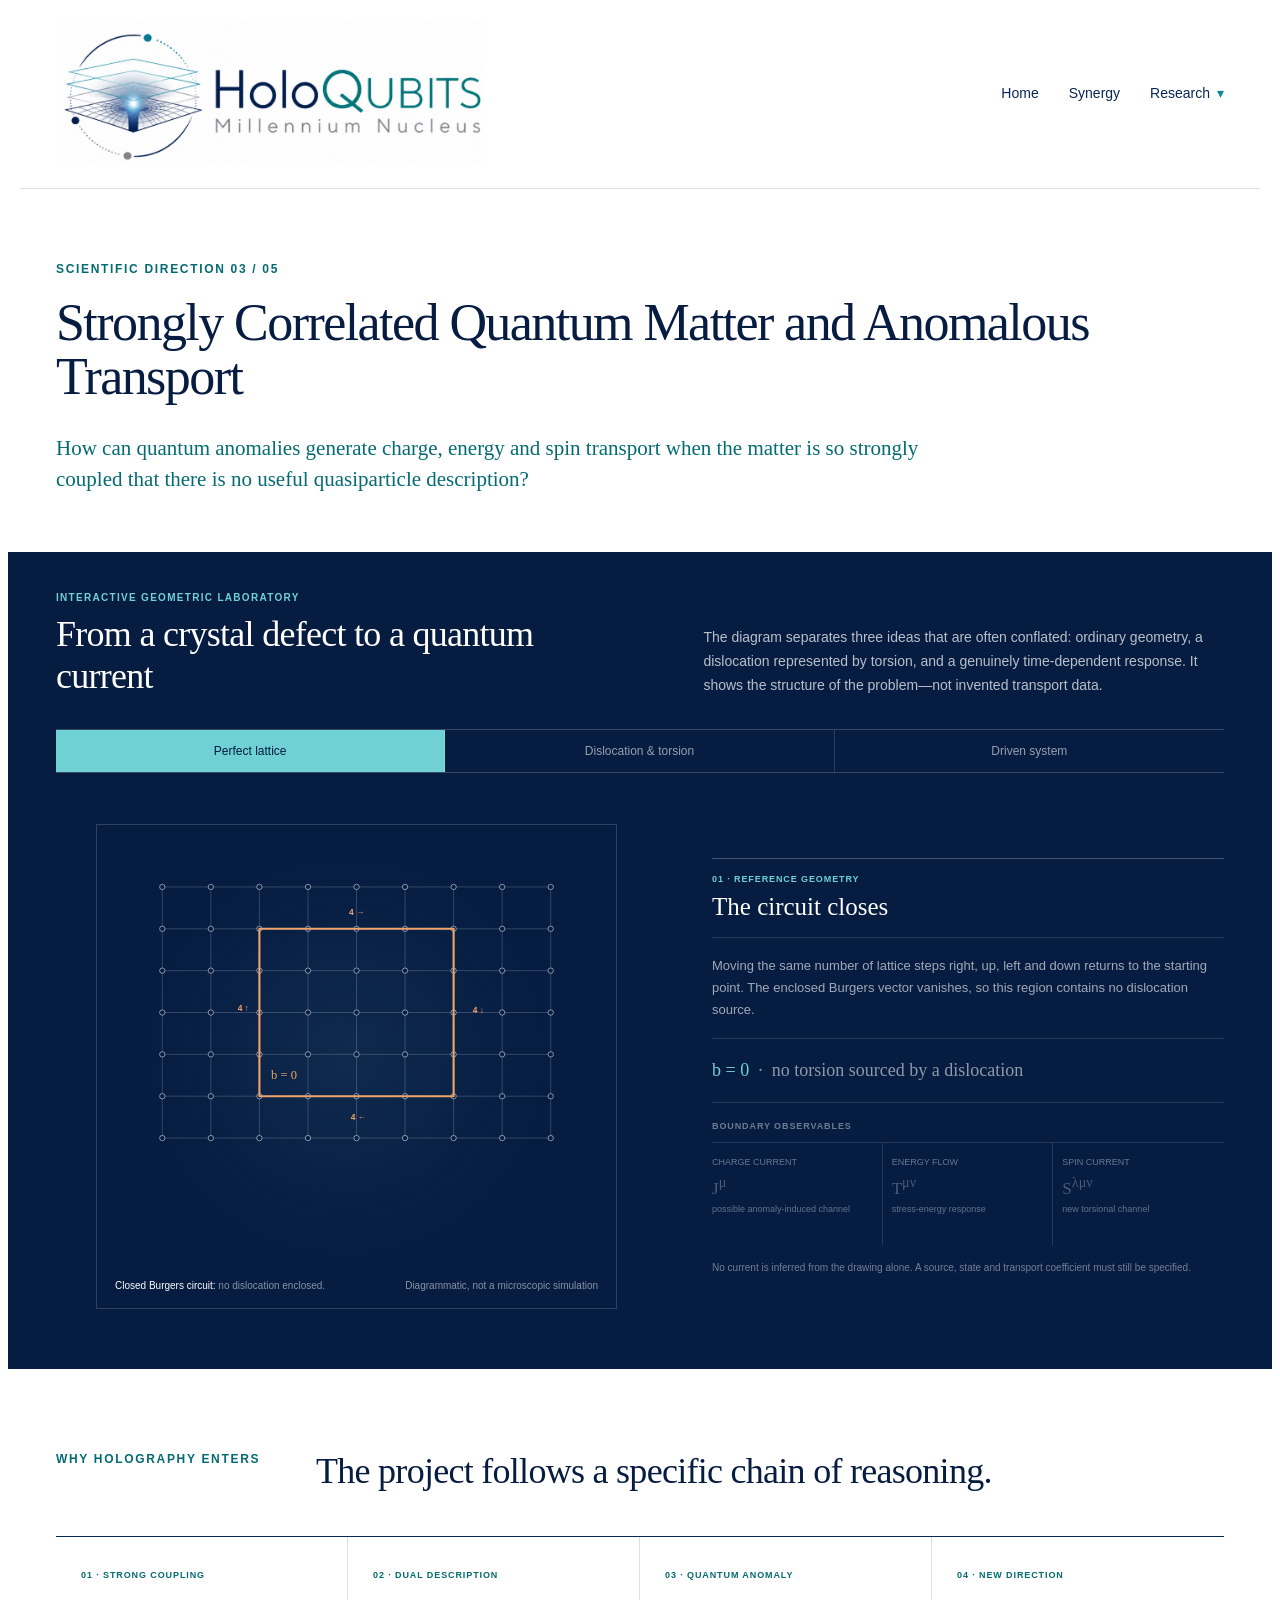
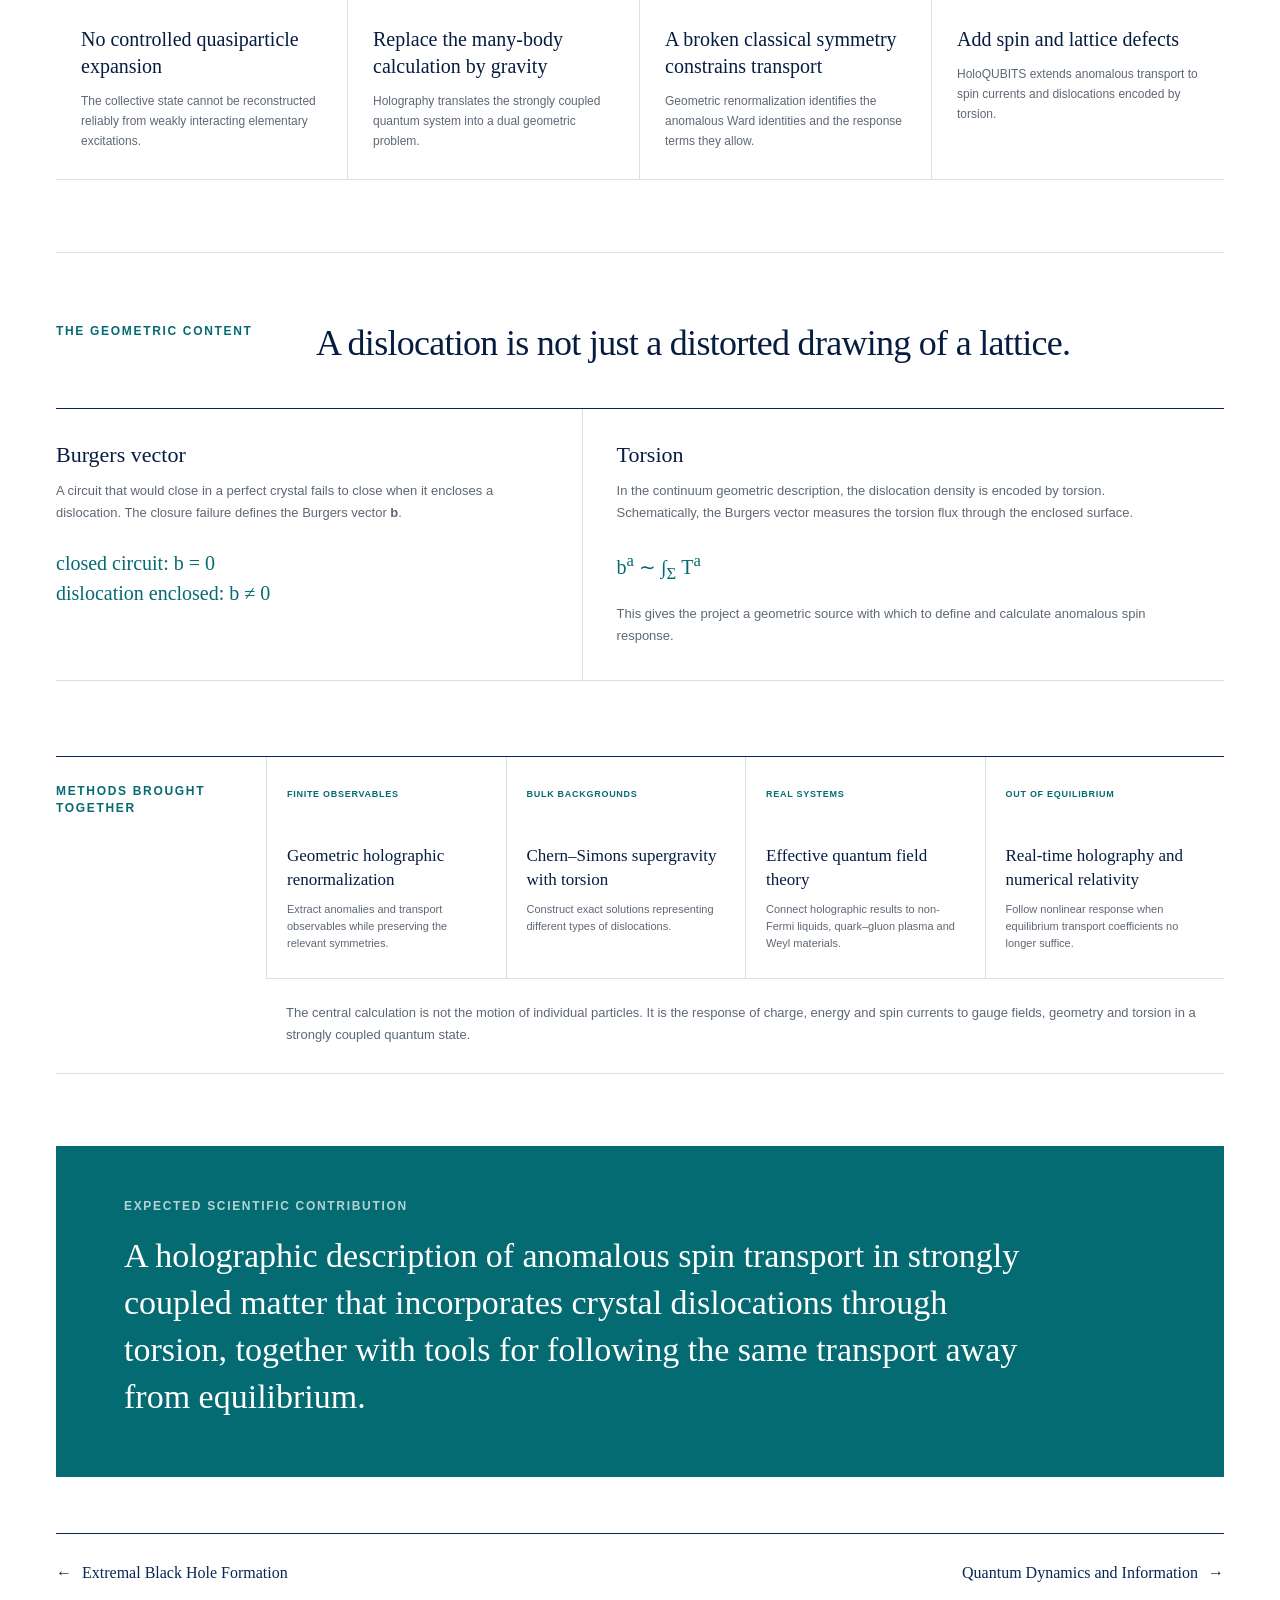
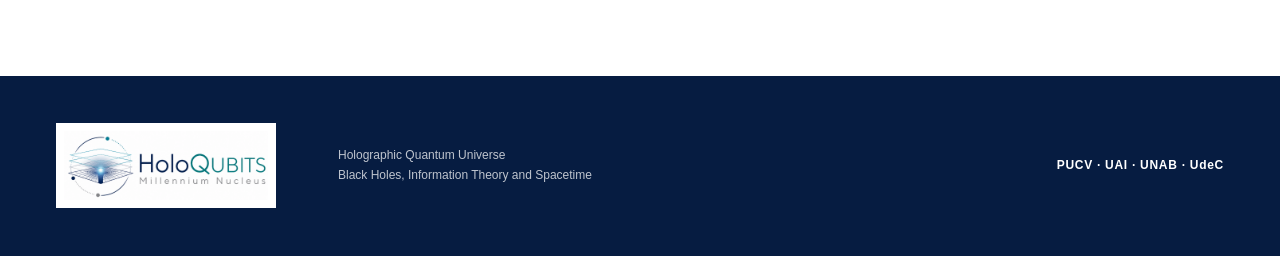
<file: research/correlated-matter-anomalous-transport/index.html>
<!doctype html>
<html lang="en">
<head>
  <meta charset="utf-8">
  <meta name="viewport" content="width=device-width,initial-scale=1">
  <title>Strongly Correlated Quantum Matter and Anomalous Transport | HoloQUBITS</title>
  <link rel="stylesheet" href="../../assets/style.css">
  <style>
    .matter-story{max-width:1168px;margin:auto;padding:72px 0 92px}
    .matter-hero h1{max-width:980px;margin:0;color:var(--deep);font:400 clamp(40px,5.1vw,64px)/1.04 Georgia,serif;letter-spacing:-.035em}
    .matter-hero>p:last-child{max-width:940px;margin:28px 0 0;color:var(--teal-dark);font:22px/1.5 Georgia,serif}
    .matter-lab{width:calc(100% + 96px);margin:56px 0 0 -48px;padding:42px 48px 48px;color:rgba(255,255,255,.72);background:var(--deep)}
    .lab-heading{display:grid;grid-template-columns:1.05fr .95fr;gap:72px;align-items:end}
    .lab-heading h2{max-width:560px;margin:0;color:#fff;font:400 clamp(34px,4.1vw,51px)/1.04 Georgia,serif;letter-spacing:-.03em}
    .lab-heading>p{margin:0;font-size:14px;line-height:1.7}
    .lab-eyebrow{margin:0 0 11px;color:#6fd1d3;font-size:10px;font-weight:700;letter-spacing:.13em;text-transform:uppercase}
    .state-tabs{display:grid;grid-template-columns:repeat(3,1fr);margin-top:32px;border-block:1px solid rgba(255,255,255,.2)}
    .state-tabs button{padding:14px 16px;color:rgba(255,255,255,.58);background:transparent;border:0;border-right:1px solid rgba(255,255,255,.15);font:12px Arial,sans-serif;cursor:pointer}
    .state-tabs button:last-child{border-right:0}
    .state-tabs button:hover,.state-tabs button:focus-visible,.state-tabs button.is-active{color:var(--deep);background:#6fd1d3;outline:0}
    .lab-body{display:grid;grid-template-columns:minmax(450px,1.08fr) minmax(350px,.92fr);gap:55px;align-items:center;padding-top:35px}
    .lattice-figure{position:relative;min-height:485px;overflow:hidden;border:1px solid rgba(255,255,255,.16);background:radial-gradient(circle at 48% 48%,rgba(111,209,211,.08),transparent 55%)}
    .lattice-figure svg{display:block;width:100%;height:auto}
    .lattice-line{stroke:rgba(255,255,255,.2);stroke-width:1.1;transition:.3s}
    .lattice-node{fill:var(--deep);stroke:rgba(255,255,255,.55);stroke-width:1.1;transition:.3s}
    .lattice-node.core{fill:#6fd1d3;stroke:#fff;stroke-width:2}
    .burgers-path{fill:none;stroke:#f0a36a;stroke-width:2.5;stroke-linejoin:round;stroke-linecap:round}
    .burgers-step{fill:#f0a36a;font:700 10px Arial,sans-serif}
    .burgers-vector{stroke:#f0a36a;stroke-width:2.5;marker-end:url(#arrow-orange)}
    .burgers-label{fill:#f0a36a;font:15px Georgia,serif}
    .source-line{stroke:#6fd1d3;stroke-width:2;marker-end:url(#arrow-teal);opacity:.92}
    .source-ring{fill:none;stroke:#6fd1d3;stroke-width:2;stroke-dasharray:4 4}
    .source-label{fill:#6fd1d3;font:700 10px Arial,sans-serif;letter-spacing:.08em;text-transform:uppercase}
    .drive-front{stroke:#fff;stroke-width:3;opacity:.82}
    .drive-wake{fill:rgba(111,209,211,.09)}
    .figure-caption{position:absolute;left:18px;right:18px;bottom:15px;display:flex;justify-content:space-between;gap:20px;color:rgba(255,255,255,.52);font-size:10px;line-height:1.45}
    .figure-caption strong{color:#fff;font-weight:400}
    .lab-reading{border-top:1px solid rgba(255,255,255,.25)}
    .state-number{margin:0;padding:15px 0 7px;color:#6fd1d3;font-size:9px;font-weight:700;letter-spacing:.1em;text-transform:uppercase}
    .state-title{margin:0;padding:0 0 15px;color:#fff;border-bottom:1px solid rgba(255,255,255,.14);font:25px/1.25 Georgia,serif}
    .state-copy{min-height:94px;margin:0;padding:17px 0;color:rgba(255,255,255,.62);font-size:13px;line-height:1.68}
    .relation{margin:0;padding:18px 0;color:rgba(255,255,255,.55);border-block:1px solid rgba(255,255,255,.14);font:18px/1.5 Georgia,serif}
    .relation strong{color:#6fd1d3;font-weight:400}
    .response-label{margin:18px 0 11px;color:rgba(255,255,255,.42);font-size:9px;font-weight:700;letter-spacing:.1em;text-transform:uppercase}
    .responses{display:grid;grid-template-columns:repeat(3,1fr);margin:0;border-top:1px solid rgba(255,255,255,.13)}
    .response{padding:14px 8px 12px 0;border-right:1px solid rgba(255,255,255,.13)}
    .response:last-child{padding-left:9px;border-right:0}
    .response:nth-child(2){padding-left:9px}
    .response span{display:block;color:rgba(255,255,255,.4);font-size:9px;text-transform:uppercase}
    .response strong{display:block;margin-top:7px;color:rgba(255,255,255,.28);font:17px Georgia,serif;transition:.2s}
    .response.is-active strong{color:#fff}
    .response.is-primary strong{color:#6fd1d3}
    .response small{display:block;min-height:30px;margin-top:5px;color:rgba(255,255,255,.38);font-size:9px;line-height:1.45}
    .caution{margin:15px 0 0;color:rgba(255,255,255,.44);font-size:10px;line-height:1.55}
    .drive-control{display:none;margin-top:17px;padding-top:16px;border-top:1px solid rgba(255,255,255,.14)}
    .drive-control.is-visible{display:block}
    .drive-control label{display:grid;grid-template-columns:1fr auto;gap:9px;color:rgba(255,255,255,.55);font-size:9px;font-weight:700;letter-spacing:.08em;text-transform:uppercase}
    .drive-control output{color:#fff;font:400 14px Georgia,serif;text-transform:none;letter-spacing:0}
    .drive-control input{grid-column:1/-1;width:100%;accent-color:#6fd1d3}
    .argument{padding:82px 0 72px}
    .argument-heading{display:grid;grid-template-columns:220px minmax(0,1fr);gap:40px}
    .argument-heading h2,.defect-heading h2{max-width:820px;margin:0;color:var(--deep);font:400 clamp(34px,4vw,49px)/1.08 Georgia,serif;letter-spacing:-.025em}
    .argument-chain{display:grid;grid-template-columns:repeat(4,1fr);margin-top:43px;border-block:1px solid var(--line);border-top-color:var(--navy)}
    .argument-chain article{min-height:210px;padding:27px 25px 28px;border-right:1px solid var(--line)}
    .argument-chain article:last-child{border-right:0}
    .argument-chain span{color:var(--teal-dark);font-size:9px;font-weight:700;letter-spacing:.1em;text-transform:uppercase}
    .argument-chain strong{display:block;margin-top:44px;color:var(--deep);font:400 20px/1.35 Georgia,serif}
    .argument-chain p{margin:12px 0 0;color:var(--muted);font-size:12px;line-height:1.65}
    .defect-section{padding:70px 0 75px;border-top:1px solid var(--line)}
    .defect-heading{display:grid;grid-template-columns:220px minmax(0,1fr);gap:40px}
    .source-dictionary{display:grid;grid-template-columns:.9fr 1.1fr;margin-top:43px;border-block:1px solid var(--line);border-top-color:var(--navy)}
    .source-dictionary>div{padding:31px 34px 33px 0}
    .source-dictionary>div+div{padding-left:34px;border-left:1px solid var(--line)}
    .source-dictionary h3{margin:0;color:var(--deep);font:400 24px Georgia,serif}
    .source-dictionary p{margin:17px 0 0;color:var(--muted);font-size:13px;line-height:1.7}
    .source-dictionary .formula{margin-top:24px;color:var(--teal-dark);font:20px/1.5 Georgia,serif}
    .methods{display:grid;grid-template-columns:210px repeat(4,1fr);border-block:1px solid var(--line);border-top-color:var(--navy)}
    .methods>.section-label{padding-top:26px}
    .methods>div{min-height:190px;padding:26px 20px;border-left:1px solid var(--line)}
    .methods span{color:var(--teal-dark);font-size:9px;font-weight:700;letter-spacing:.08em;text-transform:uppercase}
    .methods strong{display:block;margin-top:43px;color:var(--deep);font:400 17px/1.42 Georgia,serif}
    .methods small{display:block;margin-top:9px;color:var(--muted);font-size:11px;line-height:1.55}
    .methods-note{grid-column:2/-1;margin:0;padding:23px 0 27px 20px;color:var(--muted);border-top:1px solid var(--line);font-size:13px;line-height:1.7}
    .outcome{margin-top:72px;padding:52px 68px 56px;color:#fff;background:var(--teal-dark)}
    .outcome .section-label{color:rgba(255,255,255,.7)}
    .outcome>p:last-child{max-width:930px;margin:0;font:clamp(23px,2.8vw,34px)/1.38 Georgia,serif}
    .pagination{margin-top:56px}
    @media(max-width:900px){
      .matter-story{padding-inline:26px}.matter-lab{width:calc(100% + 52px);margin-left:-26px;padding-inline:26px}.lab-body{grid-template-columns:1fr}.lattice-figure{max-width:720px;margin:auto}.argument-chain{grid-template-columns:1fr 1fr}.argument-chain article:nth-child(2){border-right:0}.argument-chain article:nth-child(n+3){border-top:1px solid var(--line)}.methods{grid-template-columns:170px repeat(2,1fr)}.methods>.section-label{grid-row:1/3}.methods>div:nth-of-type(3){grid-column:2}.methods-note{grid-column:2/-1}
    }
    @media(max-width:620px){
      .matter-story{padding:54px 18px 70px}.matter-hero h1{font-size:41px}.matter-hero>p:last-child{font-size:20px}.matter-lab{width:calc(100% + 36px);margin:42px 0 0 -18px;padding:30px 18px 36px}.lab-heading{grid-template-columns:1fr;gap:18px}.lab-heading h2{font-size:34px}.state-tabs{grid-template-columns:1fr}.state-tabs button{border-right:0;border-bottom:1px solid rgba(255,255,255,.13)}.state-tabs button:last-child{border-bottom:0}.lab-body{gap:32px}.lattice-figure{min-height:350px}.figure-caption{position:static;padding:10px 12px}.responses{grid-template-columns:1fr}.response,.response:nth-child(2),.response:last-child{padding:13px 0;border-right:0;border-bottom:1px solid rgba(255,255,255,.12)}.argument{padding:60px 0}.argument-heading,.defect-heading{display:block}.argument-heading h2,.defect-heading h2{font-size:33px}.argument-chain{grid-template-columns:1fr}.argument-chain article,.argument-chain article:nth-child(2){min-height:0;border-right:0;border-top:1px solid var(--line)}.argument-chain article:first-child{border-top:0}.argument-chain strong{margin-top:20px}.source-dictionary{grid-template-columns:1fr}.source-dictionary>div,.source-dictionary>div+div{padding:26px 0;border-left:0}.source-dictionary>div+div{border-top:1px solid var(--line)}.methods{grid-template-columns:1fr}.methods>.section-label{grid-row:auto;padding:25px 0 7px}.methods>div,.methods>div:nth-of-type(3){grid-column:auto;min-height:0;padding:20px 0;border-left:0;border-top:1px solid var(--line)}.methods strong{margin-top:12px}.methods-note{grid-column:auto;padding:22px 0}.outcome{margin:54px -18px 0;padding:40px 18px 44px}
    }
  </style>
</head>
<body data-root="../..">
  <div id="site-header"></div>
  <main>
    <article class="matter-story">
      <header class="matter-hero">
        <p class="kicker">Scientific direction 03 / 05</p>
        <h1>Strongly Correlated Quantum Matter and Anomalous Transport</h1>
        <p>How can quantum anomalies generate charge, energy and spin transport when the matter is so strongly coupled that there is no useful quasiparticle description?</p>
      </header>

      <section class="matter-lab" aria-labelledby="lab-title">
        <div class="lab-heading">
          <div>
            <p class="lab-eyebrow">Interactive geometric laboratory</p>
            <h2 id="lab-title">From a crystal defect to a quantum current</h2>
          </div>
          <p>The diagram separates three ideas that are often conflated: ordinary geometry, a dislocation represented by torsion, and a genuinely time-dependent response. It shows the structure of the problem—not invented transport data.</p>
        </div>

        <div class="state-tabs" role="tablist" aria-label="Physical situation">
          <button class="is-active" role="tab" aria-selected="true" data-state="perfect">Perfect lattice</button>
          <button role="tab" aria-selected="false" data-state="defect">Dislocation &amp; torsion</button>
          <button role="tab" aria-selected="false" data-state="drive">Driven system</button>
        </div>

        <div class="lab-body">
          <figure class="lattice-figure" aria-labelledby="figure-description">
            <svg id="lattice-svg" viewBox="0 0 620 455" role="img" aria-labelledby="figure-description">
              <title id="figure-description">A crystal lattice, Burgers circuit and transport response</title>
              <defs>
                <marker id="arrow-orange" markerWidth="8" markerHeight="8" refX="7" refY="4" orient="auto"><path d="M0 0L8 4L0 8Z" fill="#f0a36a"/></marker>
                <marker id="arrow-teal" markerWidth="8" markerHeight="8" refX="7" refY="4" orient="auto"><path d="M0 0L8 4L0 8Z" fill="#6fd1d3"/></marker>
              </defs>
              <g id="drive-layer"></g>
              <g id="lattice-lines"></g>
              <g id="lattice-nodes"></g>
              <g id="burgers-layer"></g>
              <g id="source-layer"></g>
            </svg>
            <figcaption class="figure-caption"><span id="figure-state"><strong>Closed Burgers circuit:</strong> no dislocation enclosed.</span><span>Diagrammatic, not a microscopic simulation</span></figcaption>
          </figure>

          <div class="lab-reading" aria-live="polite">
            <p id="state-number" class="state-number">01 · Reference geometry</p>
            <p id="state-title" class="state-title">The circuit closes</p>
            <p id="state-copy" class="state-copy">Moving the same number of lattice steps right, up, left and down returns to the starting point. The enclosed Burgers vector vanishes, so this region contains no dislocation source.</p>
            <p id="state-relation" class="relation"><strong>b = 0</strong> &nbsp;·&nbsp; no torsion sourced by a dislocation</p>
            <p class="response-label">Boundary observables</p>
            <div class="responses">
              <div class="response" data-response="charge"><span>Charge current</span><strong>J<sup>μ</sup></strong><small>possible anomaly-induced channel</small></div>
              <div class="response" data-response="energy"><span>Energy flow</span><strong>T<sup>μν</sup></strong><small>stress-energy response</small></div>
              <div class="response" data-response="spin"><span>Spin current</span><strong>S<sup>λμν</sup></strong><small>new torsional channel</small></div>
            </div>
            <p id="caution" class="caution">No current is inferred from the drawing alone. A source, state and transport coefficient must still be specified.</p>
            <div id="drive-control" class="drive-control">
              <label><span>Stage of the drive</span><output id="drive-stage">Source switched on</output><input id="drive-range" type="range" min="0" max="100" value="18" aria-label="Stage of the time-dependent drive"></label>
            </div>
          </div>
        </div>
      </section>

      <section class="argument">
        <div class="argument-heading">
          <p class="section-label">Why holography enters</p>
          <h2>The project follows a specific chain of reasoning.</h2>
        </div>
        <div class="argument-chain">
          <article><span>01 · Strong coupling</span><strong>No controlled quasiparticle expansion</strong><p>The collective state cannot be reconstructed reliably from weakly interacting elementary excitations.</p></article>
          <article><span>02 · Dual description</span><strong>Replace the many-body calculation by gravity</strong><p>Holography translates the strongly coupled quantum system into a dual geometric problem.</p></article>
          <article><span>03 · Quantum anomaly</span><strong>A broken classical symmetry constrains transport</strong><p>Geometric renormalization identifies the anomalous Ward identities and the response terms they allow.</p></article>
          <article><span>04 · New direction</span><strong>Add spin and lattice defects</strong><p>HoloQUBITS extends anomalous transport to spin currents and dislocations encoded by torsion.</p></article>
        </div>
      </section>

      <section class="defect-section">
        <div class="defect-heading">
          <p class="section-label">The geometric content</p>
          <h2>A dislocation is not just a distorted drawing of a lattice.</h2>
        </div>
        <div class="source-dictionary">
          <div>
            <h3>Burgers vector</h3>
            <p>A circuit that would close in a perfect crystal fails to close when it encloses a dislocation. The closure failure defines the Burgers vector <strong>b</strong>.</p>
            <p class="formula">closed circuit: b = 0<br>dislocation enclosed: b ≠ 0</p>
          </div>
          <div>
            <h3>Torsion</h3>
            <p>In the continuum geometric description, the dislocation density is encoded by torsion. Schematically, the Burgers vector measures the torsion flux through the enclosed surface.</p>
            <p class="formula">b<sup>a</sup> ∼ ∫<sub>Σ</sub> T<sup>a</sup></p>
            <p>This gives the project a geometric source with which to define and calculate anomalous spin response.</p>
          </div>
        </div>
      </section>

      <section class="methods">
        <p class="section-label">Methods brought together</p>
        <div><span>Finite observables</span><strong>Geometric holographic renormalization</strong><small>Extract anomalies and transport observables while preserving the relevant symmetries.</small></div>
        <div><span>Bulk backgrounds</span><strong>Chern–Simons supergravity with torsion</strong><small>Construct exact solutions representing different types of dislocations.</small></div>
        <div><span>Real systems</span><strong>Effective quantum field theory</strong><small>Connect holographic results to non-Fermi liquids, quark–gluon plasma and Weyl materials.</small></div>
        <div><span>Out of equilibrium</span><strong>Real-time holography and numerical relativity</strong><small>Follow nonlinear response when equilibrium transport coefficients no longer suffice.</small></div>
        <p class="methods-note">The central calculation is not the motion of individual particles. It is the response of charge, energy and spin currents to gauge fields, geometry and torsion in a strongly coupled quantum state.</p>
      </section>

      <section class="outcome">
        <p class="section-label">Expected scientific contribution</p>
        <p>A holographic description of anomalous spin transport in strongly coupled matter that incorporates crystal dislocations through torsion, together with tools for following the same transport away from equilibrium.</p>
      </section>

      <nav class="topic-pagination pagination">
        <a href="../extremal-black-hole-formation/index.html">← <span>Extremal Black Hole Formation</span></a>
        <a href="../quantum-dynamics-information/index.html"><span>Quantum Dynamics and Information</span> →</a>
      </nav>
    </article>
  </main>
  <div id="site-footer"></div>
  <script src="../../assets/site.js"></script>
  <script>
    (()=>{
      const svgNS='http://www.w3.org/2000/svg';
      const tabs=[...document.querySelectorAll('[data-state]')];
      const lineLayer=document.querySelector('#lattice-lines');
      const nodeLayer=document.querySelector('#lattice-nodes');
      const burgersLayer=document.querySelector('#burgers-layer');
      const sourceLayer=document.querySelector('#source-layer');
      const driveLayer=document.querySelector('#drive-layer');
      const range=document.querySelector('#drive-range');
      let state='perfect';

      const copy={
        perfect:{number:'01 · Reference geometry',title:'The circuit closes',copy:'Moving the same number of lattice steps right, up, left and down returns to the starting point. The enclosed Burgers vector vanishes, so this region contains no dislocation source.',relation:'<strong>b = 0</strong> &nbsp;·&nbsp; no torsion sourced by a dislocation',caption:'<strong>Closed Burgers circuit:</strong> no dislocation enclosed.',active:[]},
        defect:{number:'02 · Geometric source',title:'The circuit fails to close',copy:'An extra half-plane of lattice sites ends at the defect core. A circuit with equal lattice steps now has a closure failure: the Burgers vector. In the continuum description, this dislocation density is encoded by torsion.',relation:'<strong>b<sup>a</sup> ∼ ∫<sub>Σ</sub> T<sup>a</sup> ≠ 0</strong>',caption:'<strong>Non-closing circuit:</strong> the orange arrow is the Burgers vector.',active:['charge','energy','spin'],primary:'spin'},
        drive:{number:'03 · Nonequilibrium problem',title:'The source changes in time',copy:'Once the defect, external field or state varies in time, an equilibrium response coefficient is not enough. The dual gravitational geometry must be evolved to obtain the time-dependent boundary currents.',relation:'<strong>source(t)</strong> &nbsp;→&nbsp; bulk evolution &nbsp;→&nbsp; <strong>J(t), T(t), S(t)</strong>',caption:'<strong>Moving front:</strong> a time-dependent source crosses the correlated state.',active:['charge','energy','spin']}
      };

      function el(name,attrs={}){const n=document.createElementNS(svgNS,name);Object.entries(attrs).forEach(([k,v])=>n.setAttribute(k,v));return n}
      function clear(...nodes){nodes.forEach(n=>n.replaceChildren())}

      function latticePoints(defect=false){
        const pts=[];
        const xs=[78,136,194,252,310,368,426,484,542];
        const ys=[74,124,174,224,274,324,374];
        ys.forEach((y,row)=>xs.forEach((x,col)=>{
          let px=x,py=y;
          if(defect&&y>=224){
            const d=Math.max(0,1-Math.abs(x-310)/235);
            px+=(x<310?-1:1)*16*d;
            py+=row>3?7:0;
          }
          pts.push({row,col,x:px,y:py,key:`${row}-${col}`});
        }));
        if(defect){[1,2].forEach(row=>pts.push({row,col:4.5,x:339,y:ys[row],key:`extra-${row}`}))}
        return pts;
      }

      function drawLattice(defect=false){
        clear(lineLayer,nodeLayer,burgersLayer,sourceLayer,driveLayer);
        const pts=latticePoints(defect),map=new Map(pts.map(p=>[p.key,p]));
        pts.forEach(p=>{
          const right=map.get(`${p.row}-${p.col+1}`),down=map.get(`${p.row+1}-${p.col}`);
          if(right)lineLayer.append(el('line',{x1:p.x,y1:p.y,x2:right.x,y2:right.y,class:'lattice-line'}));
          if(down)lineLayer.append(el('line',{x1:p.x,y1:p.y,x2:down.x,y2:down.y,class:'lattice-line'}));
        });
        if(defect){
          const e1=map.get('extra-1'),e2=map.get('extra-2'),upper=map.get('0-4');
          lineLayer.append(el('line',{x1:e1.x,y1:e1.y,x2:e2.x,y2:e2.y,class:'lattice-line'}));
          lineLayer.append(el('line',{x1:upper.x,y1:upper.y,x2:e1.x,y2:e1.y,class:'lattice-line'}));
          [[e1,'1-5'],[e1,'1-4'],[e2,'2-5'],[e2,'2-4']].forEach(([a,k])=>{const b=map.get(k);lineLayer.append(el('line',{x1:a.x,y1:a.y,x2:b.x,y2:b.y,class:'lattice-line'}))});
        }
        pts.forEach(p=>nodeLayer.append(el('circle',{cx:p.x,cy:p.y,r:defect&&p.key==='extra-2'?5:3.2,class:defect&&p.key==='extra-2'?'lattice-node core':'lattice-node'})));
        drawBurgers(defect);
      }

      function drawBurgers(defect){
        const path=defect?'M194 324 L194 124 L426 124 L442 331 L210 331':'M194 324 L194 124 L426 124 L426 324 Z';
        burgersLayer.append(el('path',{d:path,class:'burgers-path'}));
        const labels=[['4 ↑',168,222],['4 →',301,108],['4 ↓',449,225],['4 ←',303,353]];
        labels.forEach(([t,x,y])=>{const n=el('text',{x,y,class:'burgers-step'});n.textContent=t;burgersLayer.append(n)});
        if(defect){
          burgersLayer.append(el('line',{x1:210,y1:331,x2:194,y2:324,class:'burgers-vector'}));
          const label=el('text',{x:216,y:310,class:'burgers-label'});label.textContent='b ≠ 0';burgersLayer.append(label);
        }else{
          const label=el('text',{x:208,y:304,class:'burgers-label'});label.textContent='b = 0';burgersLayer.append(label);
        }
      }

      function drawTorsion(){
        sourceLayer.append(el('circle',{cx:339,cy:174,r:25,class:'source-ring'}));
        [[339,43,339,102],[575,174,486,174],[339,410,339,347]].forEach(v=>sourceLayer.append(el('line',{x1:v[0],y1:v[1],x2:v[2],y2:v[3],class:'source-line'})));
        const label=el('text',{x:356,y:168,class:'source-label'});label.textContent='torsion source';sourceLayer.append(label);
        const spin=el('text',{x:466,y:157,class:'source-label'});spin.textContent='spin response';sourceLayer.append(spin);
      }

      function drawDrive(value){
        const p=Number(value)/100,x=66+p*500;
        driveLayer.replaceChildren();sourceLayer.replaceChildren();
        driveLayer.append(el('rect',{x:66,y:52,width:Math.max(0,x-66),height:340,class:'drive-wake'}));
        driveLayer.append(el('line',{x1:x,y1:52,x2:x,y2:392,class:'drive-front'}));
        for(let y=94;y<=354;y+=52)sourceLayer.append(el('line',{x1:Math.max(78,x-62),y1:y,x2:Math.max(105,x-18),y2:y,class:'source-line'}));
        const stage=p<.3?'Source switched on':p<.7?'Nonlinear bulk evolution':'Boundary response and relaxation';
        document.querySelector('#drive-stage').textContent=stage;
      }

      function updateReading(){
        const data=copy[state];
        document.querySelector('#state-number').textContent=data.number;
        document.querySelector('#state-title').textContent=data.title;
        document.querySelector('#state-copy').textContent=data.copy;
        document.querySelector('#state-relation').innerHTML=data.relation;
        document.querySelector('#figure-state').innerHTML=data.caption;
        document.querySelectorAll('.response').forEach(r=>{
          const key=r.dataset.response;r.classList.toggle('is-active',data.active.includes(key));r.classList.toggle('is-primary',data.primary===key)
        });
        document.querySelector('#caution').textContent=state==='perfect'?'No current is inferred from the drawing alone. A source, state and transport coefficient must still be specified.':state==='defect'?'These are possible response channels. HoloQUBITS aims to determine the anomaly constraints and transport coefficients; the diagram does not assume their values.':'The animation marks causal stages of the calculation. It is not presented as a numerical time series.';
        document.querySelector('#drive-control').classList.toggle('is-visible',state==='drive');
      }

      function select(next){
        state=next;
        tabs.forEach(b=>{const on=b.dataset.state===state;b.classList.toggle('is-active',on);b.setAttribute('aria-selected',on)});
        drawLattice(state!=='perfect');
        if(state==='defect')drawTorsion();
        if(state==='drive')drawDrive(range.value);
        updateReading();
      }

      tabs.forEach(b=>b.addEventListener('click',()=>select(b.dataset.state)));
      range.addEventListener('input',e=>drawDrive(e.target.value));
      select('perfect');
    })();
  </script>
</body>
</html>
</file>
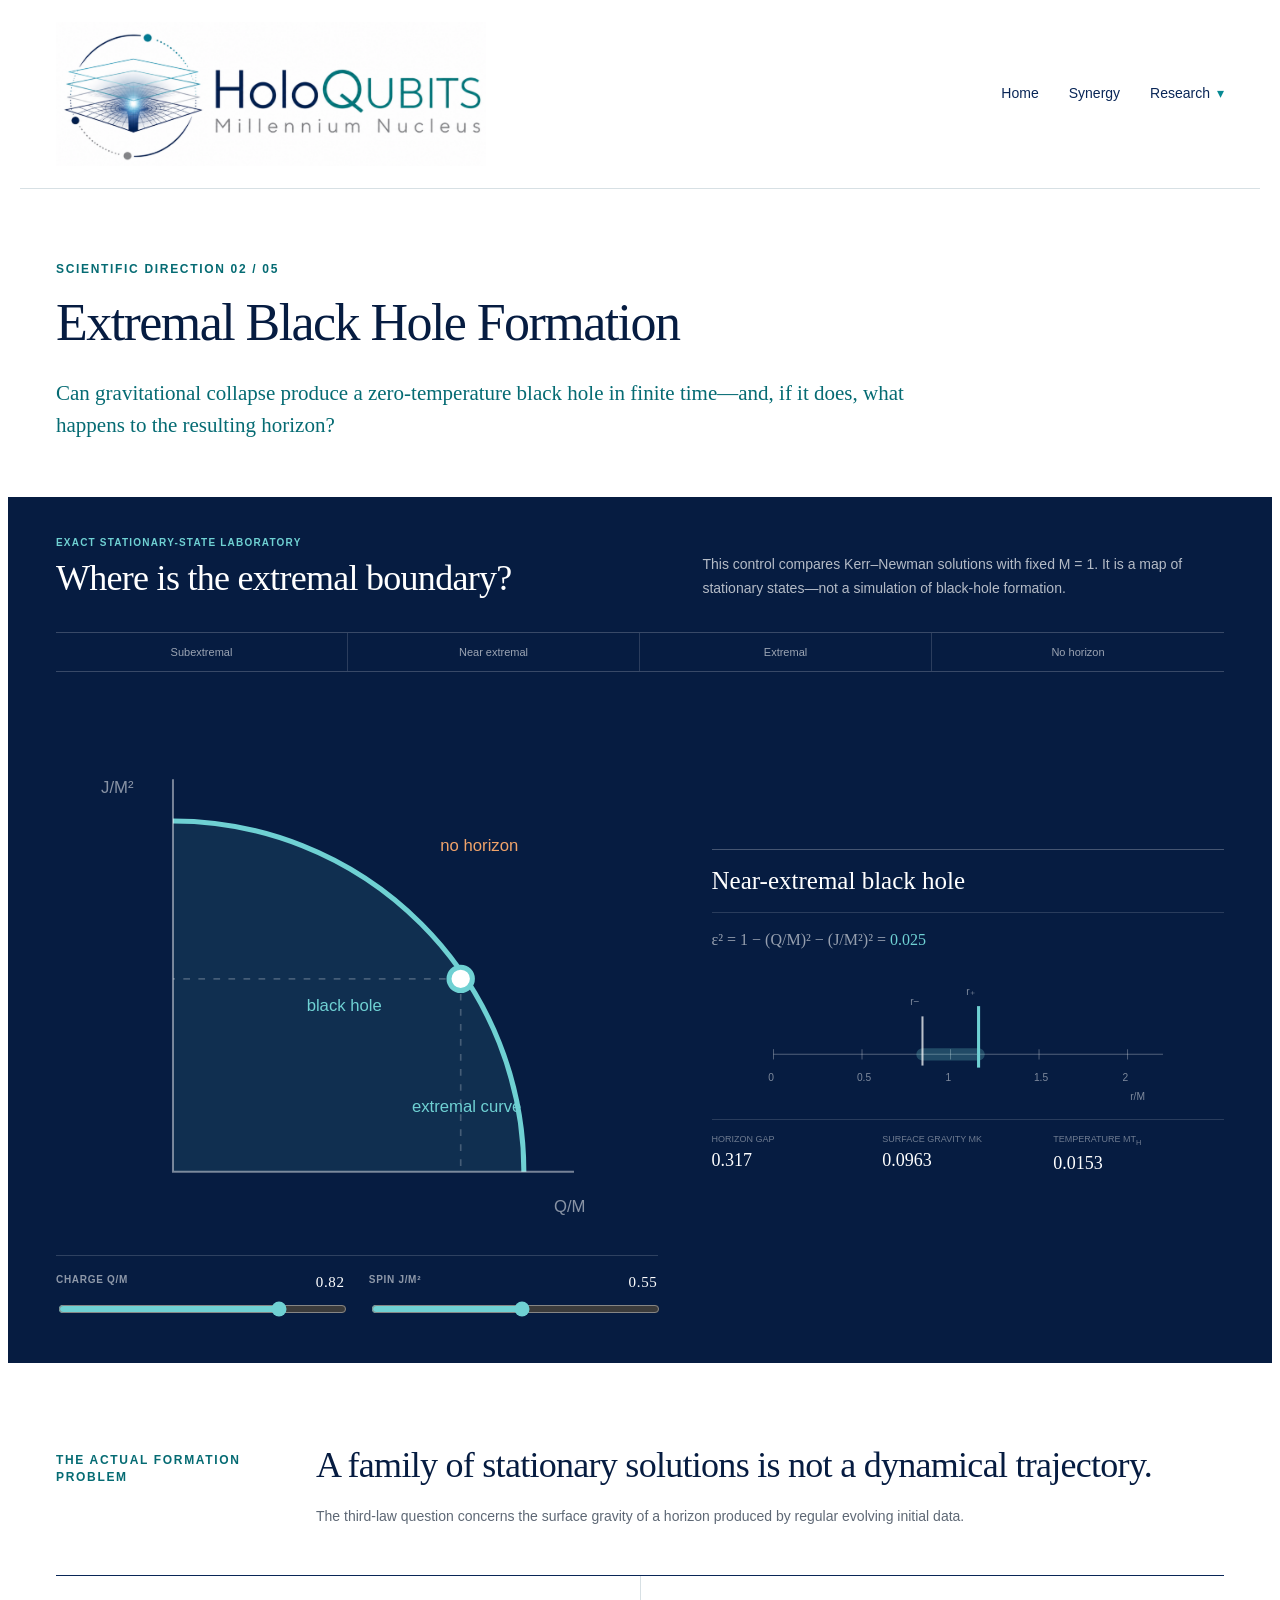
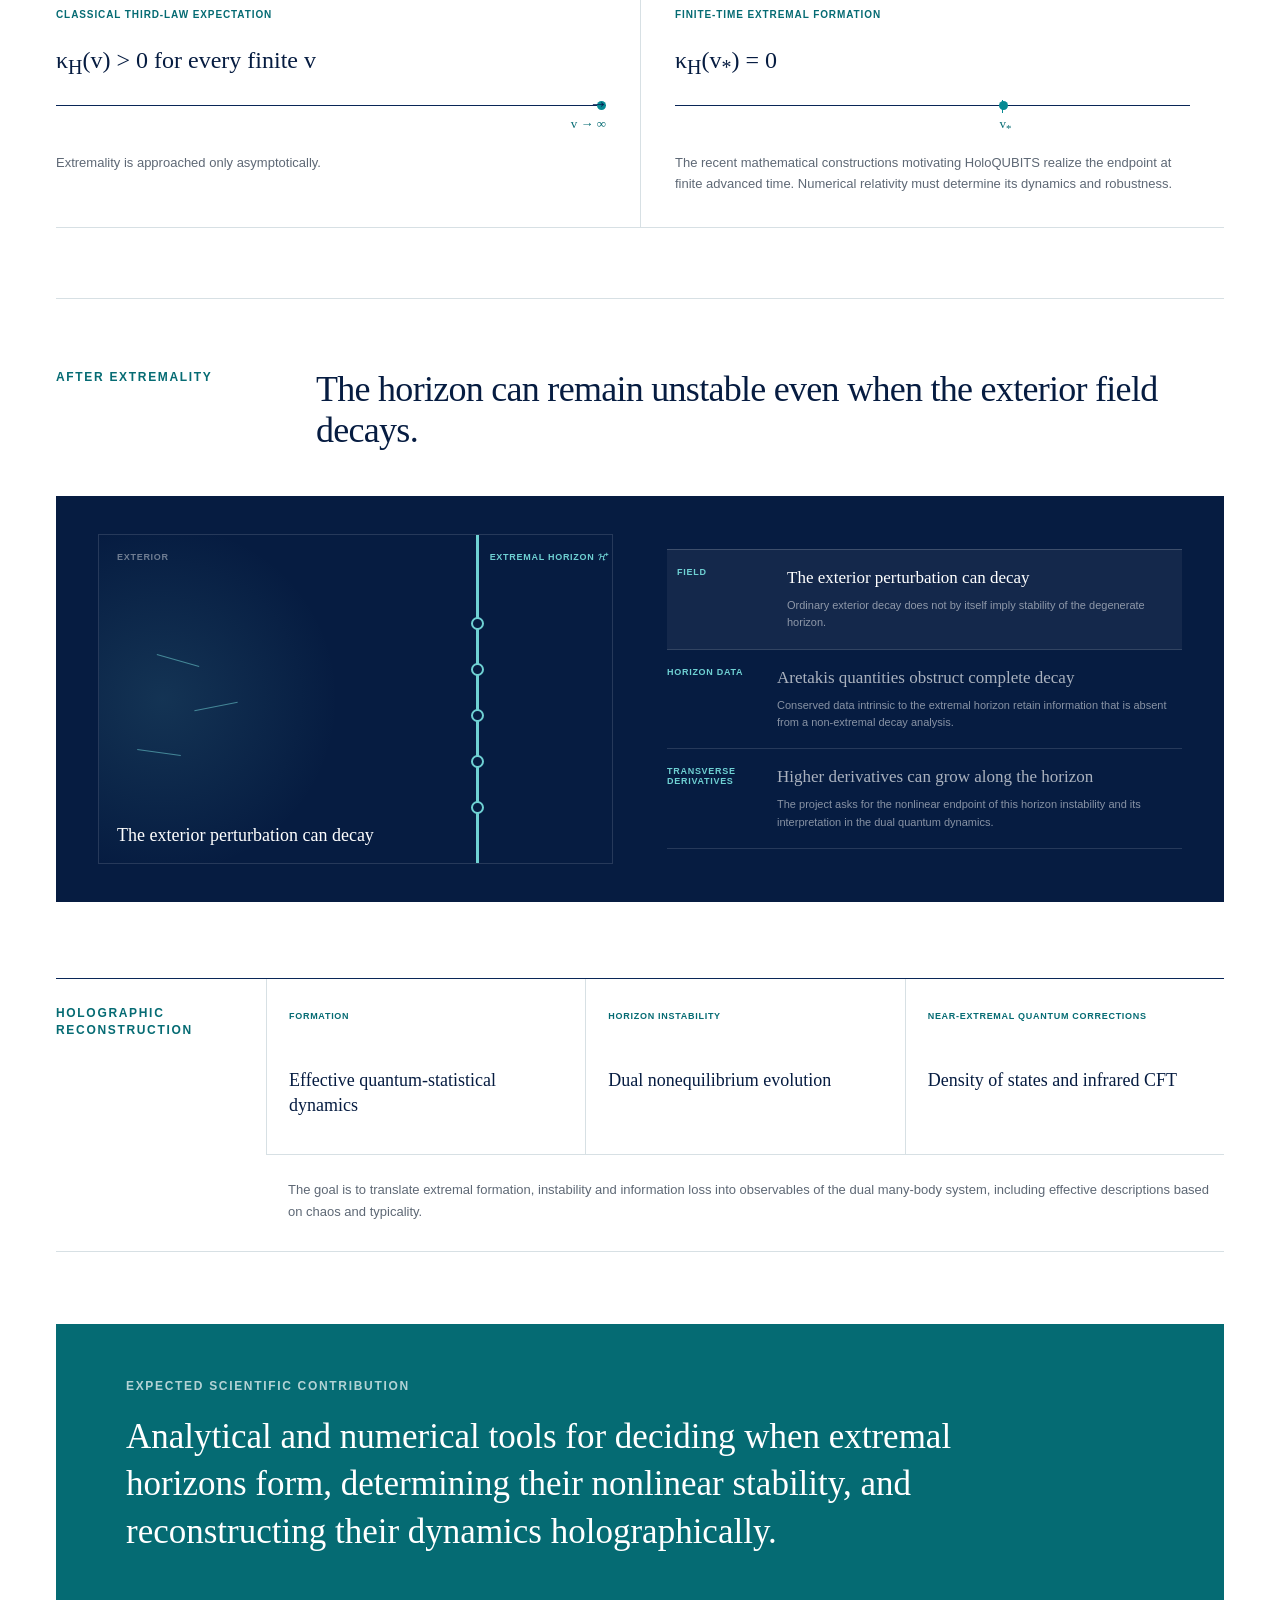
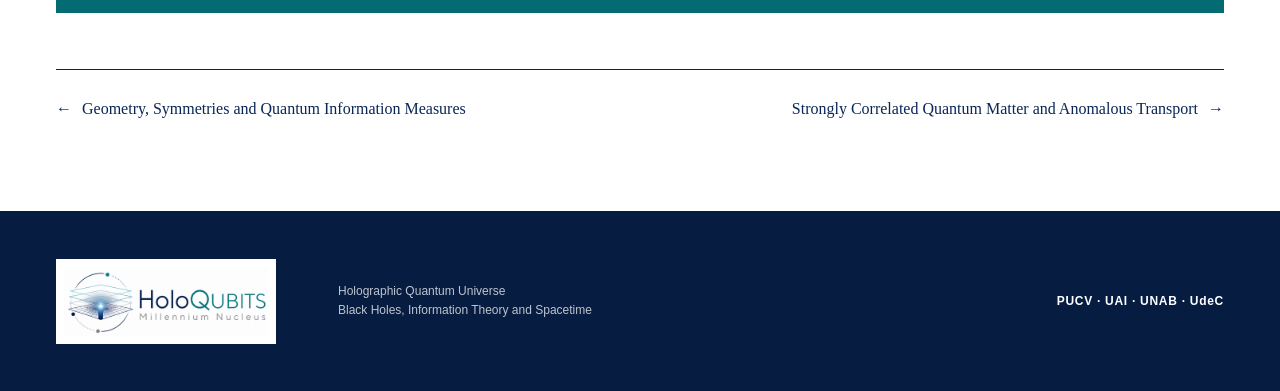
<file: research/extremal-black-hole-formation/index.html>
<!doctype html><html lang="en"><head><meta charset="utf-8"><meta name="viewport" content="width=device-width,initial-scale=1"><title>Extremal Black Hole Formation | HoloQUBITS</title><link rel="stylesheet" href="../../assets/style.css"><style>
.ext-story{max-width:1168px;margin:auto;padding:72px 0 92px}.ext-hero h1{max-width:900px;margin:0;color:var(--deep);font:400 clamp(43px,5.6vw,70px)/1.02 Georgia,serif;letter-spacing:-.035em}.ext-hero>p:last-child{max-width:900px;margin:30px 0 0;color:var(--teal-dark);font:23px/1.48 Georgia,serif}.lab-eyebrow{margin:0 0 10px;color:#6fd1d3;font-size:10px;font-weight:700;letter-spacing:.12em;text-transform:uppercase}.ext-lab{width:calc(100% + 96px);margin:58px 0 0 -48px;padding:42px 48px 48px;color:rgba(255,255,255,.7);background:var(--deep)}.lab-heading{display:grid;grid-template-columns:1.05fr .95fr;gap:70px;align-items:end}.lab-heading h2{margin:0;color:#fff;font:400 clamp(35px,4.1vw,52px)/1.03 Georgia,serif;letter-spacing:-.03em}.lab-heading>p{margin:0;font-size:14px;line-height:1.72}.presets{display:grid;grid-template-columns:repeat(4,1fr);margin-top:32px;border-block:1px solid rgba(255,255,255,.2)}.presets button{padding:13px 15px;color:rgba(255,255,255,.6);background:transparent;border:0;border-right:1px solid rgba(255,255,255,.15);font:11px Arial;cursor:pointer}.presets button:last-child{border:0}.presets button:hover,.presets button:focus-visible{color:var(--deep);background:#6fd1d3;outline:0}.lab-body{display:grid;grid-template-columns:minmax(440px,1.08fr) minmax(350px,.92fr);gap:54px;align-items:center;padding-top:32px}.parameter-map svg,.horizon-gap svg{display:block;width:100%;height:auto}.black-hole-region{fill:rgba(111,209,211,.1)}.extremal-curve{fill:none;stroke:#6fd1d3;stroke-width:3}.parameter-axis{fill:none;stroke:rgba(255,255,255,.45);stroke-width:1.2}.parameter-projection{fill:none;stroke:rgba(255,255,255,.22);stroke-dasharray:4 5}.parameter-point{fill:#fff;stroke:#6fd1d3;stroke-width:3}.parameter-point.is-beyond{fill:#f0a36a;stroke:#fff}.parameter-labels text{fill:rgba(255,255,255,.52);font-size:10px}.parameter-labels .bh-label,.parameter-labels .curve-label{fill:#6fd1d3}.parameter-labels .no-label{fill:#f0a36a}.controls{display:grid;grid-template-columns:1fr 1fr;gap:24px;padding-top:18px;border-top:1px solid rgba(255,255,255,.16)}.controls label{display:grid;grid-template-columns:1fr auto;gap:8px 14px;color:rgba(255,255,255,.55);font-size:10px;font-weight:700;letter-spacing:.07em;text-transform:uppercase}.controls strong{color:#fff;font:400 15px Georgia}.controls input{grid-column:1/-1;width:100%;accent-color:#6fd1d3}.reading{border-top:1px solid rgba(255,255,255,.25)}.state-status{margin:0;padding:17px 0;color:#fff;border-bottom:1px solid rgba(255,255,255,.14);font:25px Georgia}.equation{margin:0;padding:18px 0 11px;color:rgba(255,255,255,.58);font:16px Georgia}.equation strong{color:#6fd1d3;font-weight:400}.radius-axis,.radius-tick{fill:none;stroke:rgba(255,255,255,.3)}.horizon-gap text{fill:rgba(255,255,255,.48);font-size:10px}.horizon-interval{fill:none;stroke:rgba(111,209,211,.25);stroke-width:12;stroke-linecap:round}.inner-horizon{stroke:rgba(255,255,255,.72);stroke-width:2}.outer-horizon{stroke:#6fd1d3;stroke-width:3}.horizon-gap .no-horizon-label{fill:#f0a36a;font:15px Georgia}.reading dl{display:grid;grid-template-columns:repeat(3,1fr);margin:5px 0 0;border-top:1px solid rgba(255,255,255,.14)}.reading dl div{padding:14px 10px 0 0}.reading dt{color:rgba(255,255,255,.42);font-size:9px;text-transform:uppercase}.reading dd{margin:6px 0 0;color:#fff;font:18px Georgia}.formation{padding:82px 0 70px}.formation-heading{display:grid;grid-template-columns:220px 1fr;column-gap:40px}.formation-heading .section-label{grid-row:1/3;margin-top:7px}.formation-heading h2,.aretakis-heading h2{margin:0;color:var(--deep);font:400 clamp(34px,4vw,50px)/1.08 Georgia;letter-spacing:-.025em}.formation-heading>p:last-child{max-width:720px;margin:20px 0 0;color:var(--muted);font-size:14px;line-height:1.7}.alternatives{display:grid;grid-template-columns:1fr 1fr;margin-top:46px;border-block:1px solid var(--line);border-top-color:var(--navy)}.alternatives article{padding:28px 34px 32px 0}.alternatives article+article{padding-left:34px;border-left:1px solid var(--line)}.alternatives article>span{color:var(--teal-dark);font-size:10px;font-weight:700;letter-spacing:.09em;text-transform:uppercase}.alternatives strong{display:block;margin-top:25px;color:var(--deep);font:400 24px Georgia}.time-line{position:relative;height:40px;margin-top:26px;border-top:1px solid var(--navy)}.time-line i{position:absolute;top:-5px;width:9px;height:9px;background:var(--teal);border-radius:50%}.time-line b{position:absolute;top:10px;color:var(--teal-dark);font:400 13px Georgia}.infinite i,.infinite b{right:0}.infinite:after{content:'→';position:absolute;top:-13px;right:-2px;color:var(--navy);font-size:19px}.finite i,.finite b{left:63%}.finite:after{content:'';position:absolute;top:-6px;left:calc(63% + 3px);height:13px;border-left:1px solid var(--teal)}.alternatives p{margin:7px 0 0;color:var(--muted);font-size:13px;line-height:1.65}.aretakis{padding:70px 0 76px;border-top:1px solid var(--line)}.aretakis-heading{display:grid;grid-template-columns:220px 1fr;gap:40px}.aretakis-interface{display:grid;grid-template-columns:1fr 1fr;gap:54px;align-items:center;margin-top:44px;padding:38px 42px;color:rgba(255,255,255,.72);background:var(--deep)}.horizon-probe{position:relative;min-height:330px;overflow:hidden;border:1px solid rgba(255,255,255,.13)}.exterior{position:absolute;inset:0 38% 0 0;background:radial-gradient(circle at 20% 50%,rgba(111,209,211,.13),transparent 58%)}.exterior span,.horizon span{position:absolute;top:17px;color:rgba(255,255,255,.42);font-size:9px;font-weight:700;letter-spacing:.08em;text-transform:uppercase}.exterior span{left:18px}.exterior i{position:absolute;width:44px;height:1px;background:rgba(111,209,211,.55);transition:.18s}.exterior i:nth-of-type(1){top:38%;left:18%;transform:rotate(16deg)}.exterior i:nth-of-type(2){top:52%;left:30%;transform:rotate(-11deg)}.exterior i:nth-of-type(3){top:66%;left:12%;transform:rotate(8deg)}.horizon{position:absolute;top:0;right:26%;width:3px;height:100%;background:#6fd1d3}.horizon span{left:14px;width:150px;color:#6fd1d3}.horizon b{position:absolute;left:-5px;width:13px;height:13px;background:var(--deep);border:2px solid #6fd1d3;border-radius:50%;transition:.18s}.horizon b:nth-of-type(1){top:25%}.horizon b:nth-of-type(2){top:39%}.horizon b:nth-of-type(3){top:53%}.horizon b:nth-of-type(4){top:67%}.horizon b:nth-of-type(5){top:81%}.horizon-probe>p{position:absolute;left:18px;right:18px;bottom:16px;margin:0;color:#fff;font:18px/1.35 Georgia}.probe-conserved .exterior i{opacity:.32;transform:scaleX(.55)}.probe-conserved .horizon b{background:#6fd1d3}.probe-derivatives .exterior i{opacity:.15;transform:scaleX(.3)}.probe-derivatives .horizon b:nth-of-type(2),.probe-derivatives .horizon b:nth-of-type(3),.probe-derivatives .horizon b:nth-of-type(4){background:#fff;transform:scale(1.45)}.probe-readings{border-top:1px solid rgba(255,255,255,.22)}.probe-readings button{width:100%;display:grid;grid-template-columns:96px 1fr;gap:7px 14px;padding:17px 10px 17px 0;color:rgba(255,255,255,.66);background:transparent;border:0;border-bottom:1px solid rgba(255,255,255,.13);font:inherit;text-align:left}.probe-readings button:hover,.probe-readings button.is-active{padding-left:10px;color:#fff;background:rgba(255,255,255,.055)}.probe-readings span{grid-row:1/3;color:#6fd1d3;font-size:9px;font-weight:700;letter-spacing:.08em;text-transform:uppercase}.probe-readings strong{font:400 17px/1.35 Georgia}.probe-readings small{color:rgba(255,255,255,.52);font-size:11px;line-height:1.58}.dictionary{display:grid;grid-template-columns:210px repeat(3,1fr);border-block:1px solid var(--line);border-top-color:var(--navy)}.dictionary>.section-label{padding-top:26px}.dictionary>div{min-height:175px;padding:26px 22px;border-left:1px solid var(--line)}.dictionary div span{color:var(--teal-dark);font-size:9px;font-weight:700;letter-spacing:.08em;text-transform:uppercase}.dictionary div strong{display:block;margin-top:45px;color:var(--deep);font:400 18px/1.4 Georgia}.dictionary>p:last-child{grid-column:2/-1;margin:0;padding:24px 0 28px 22px;color:var(--muted);border-top:1px solid var(--line);font-size:13px;line-height:1.7}.outcome{margin-top:72px;padding:54px 70px 58px;color:#fff;background:var(--teal-dark)}.outcome .section-label{color:rgba(255,255,255,.7)}.outcome>p:last-child{max-width:920px;margin:0;font:clamp(24px,3vw,35px)/1.35 Georgia}.pagination{margin-top:56px}@media(max-width:900px){.ext-story{padding-inline:26px}.ext-lab{width:calc(100% + 52px);margin-left:-26px;padding-inline:26px}.lab-body{grid-template-columns:1fr}.parameter-map{max-width:640px;margin:auto}.aretakis-interface{gap:30px;padding:30px}.dictionary{grid-template-columns:170px repeat(3,1fr)}}@media(max-width:620px){.ext-story{padding:54px 18px 70px}.ext-hero h1{font-size:42px}.ext-hero>p:last-child{font-size:20px}.ext-lab{width:calc(100% + 36px);margin:42px 0 0 -18px;padding:30px 18px 36px}.lab-heading{grid-template-columns:1fr;gap:18px}.lab-heading h2{font-size:35px}.presets{grid-template-columns:1fr 1fr}.controls{grid-template-columns:1fr}.reading dl{grid-template-columns:1fr}.formation-heading,.aretakis-heading{display:block}.formation-heading h2,.aretakis-heading h2{font-size:34px}.alternatives{grid-template-columns:1fr}.alternatives article,.alternatives article+article{padding:25px 0 28px;border-left:0}.alternatives article+article{border-top:1px solid var(--line)}.aretakis-interface{grid-template-columns:1fr;padding:22px 18px}.dictionary{grid-template-columns:1fr}.dictionary>.section-label{padding:25px 0 5px}.dictionary>div{min-height:0;padding:20px 0;border-left:0;border-top:1px solid var(--line)}.dictionary div strong{margin-top:12px}.dictionary>p:last-child{grid-column:1;padding:22px 0}.outcome{margin:54px -18px 0;padding:42px 18px 46px}}
</style></head><body data-root="../.."><div id="site-header"></div><main><article class="ext-story"><header class="ext-hero"><p class="kicker">Scientific direction 02 / 05</p><h1>Extremal Black Hole Formation</h1><p>Can gravitational collapse produce a zero-temperature black hole in finite time—and, if it does, what happens to the resulting horizon?</p></header><section class="ext-lab"><div class="lab-heading"><div><p class="lab-eyebrow">Exact stationary-state laboratory</p><h2>Where is the extremal boundary?</h2></div><p>This control compares Kerr–Newman solutions with fixed M = 1. It is a map of stationary states—not a simulation of black-hole formation.</p></div><div class="presets"><button data-preset=".55,.35">Subextremal</button><button data-preset=".82,.55">Near extremal</button><button data-preset=".8,.6">Extremal</button><button data-preset=".92,.58">No horizon</button></div><div class="lab-body"><div class="parameter-map"><svg viewBox="0 0 360 330"><path class="black-hole-region" d="M70 280V70A210 210 0 0 1 280 280Z"/><path class="extremal-curve" d="M70 70A210 210 0 0 1 280 280"/><path class="parameter-axis" d="M70 45V280H310"/><path id="projection" class="parameter-projection"/><circle id="point" class="parameter-point" r="7"/><g class="parameter-labels"><text x="298" y="304">Q/M</text><text x="27" y="53">J/M²</text><text class="bh-label" x="150" y="184">black hole</text><text class="no-label" x="230" y="88">no horizon</text><text class="curve-label" x="213" y="244">extremal curve</text></g></svg><div class="controls"><label><span>Charge Q/M</span><strong id="q-value"></strong><input id="q-control" type="range" min="0" max="1.05" step=".01" value=".82"></label><label><span>Spin J/M²</span><strong id="j-value"></strong><input id="j-control" type="range" min="0" max="1.05" step=".01" value=".55"></label></div></div><div class="reading"><p id="status" class="state-status"></p><p class="equation">ε² = 1 − (Q/M)² − (J/M²)² = <strong id="delta-value"></strong></p><div id="horizon-gap" class="horizon-gap"></div><dl><div><dt>Horizon gap</dt><dd id="gap-value"></dd></div><div><dt>Surface gravity Mκ</dt><dd id="kappa-value"></dd></div><div><dt>Temperature MT<sub>H</sub></dt><dd id="temp-value"></dd></div></dl></div></div></section>
<section class="formation"><div class="formation-heading"><p class="section-label">The actual formation problem</p><h2>A family of stationary solutions is not a dynamical trajectory.</h2><p>The third-law question concerns the surface gravity of a horizon produced by regular evolving initial data.</p></div><div class="alternatives"><article><span>Classical third-law expectation</span><strong>κ<sub>H</sub>(v) &gt; 0 for every finite v</strong><div class="time-line infinite"><i></i><b>v → ∞</b></div><p>Extremality is approached only asymptotically.</p></article><article><span>Finite-time extremal formation</span><strong>κ<sub>H</sub>(v<sub>*</sub>) = 0</strong><div class="time-line finite"><i></i><b>v<sub>*</sub></b></div><p>The recent mathematical constructions motivating HoloQUBITS realize the endpoint at finite advanced time. Numerical relativity must determine its dynamics and robustness.</p></article></div></section>
<section class="aretakis"><div class="aretakis-heading"><p class="section-label">After extremality</p><h2>The horizon can remain unstable even when the exterior field decays.</h2></div><div class="aretakis-interface"><div id="horizon-probe" class="horizon-probe probe-field"><div class="exterior"><span>Exterior</span><i></i><i></i><i></i></div><div class="horizon"><span>Extremal horizon 𝓗⁺</span><b></b><b></b><b></b><b></b><b></b></div><p id="probe-title"></p></div><div id="probe-readings" class="probe-readings"></div></div></section>
<section class="dictionary"><p class="section-label">Holographic reconstruction</p><div><span>Formation</span><strong>Effective quantum-statistical dynamics</strong></div><div><span>Horizon instability</span><strong>Dual nonequilibrium evolution</strong></div><div><span>Near-extremal quantum corrections</span><strong>Density of states and infrared CFT</strong></div><p>The goal is to translate extremal formation, instability and information loss into observables of the dual many-body system, including effective descriptions based on chaos and typicality.</p></section><section class="outcome"><p class="section-label">Expected scientific contribution</p><p>Analytical and numerical tools for deciding when extremal horizons form, determining their nonlinear stability, and reconstructing their dynamics holographically.</p></section><nav class="topic-pagination pagination"><a href="../geometry-symmetries-information/index.html">← <span>Geometry, Symmetries and Quantum Information Measures</span></a><a href="../correlated-matter-anomalous-transport/index.html"><span>Strongly Correlated Quantum Matter and Anomalous Transport</span> →</a></nav></article></main><div id="site-footer"></div><script src="../../assets/site.js"></script><script>
(()=>{let q=.82,j=.55,probe='field';const qControl=document.querySelector('#q-control'),jControl=document.querySelector('#j-control');function radialX(r){return 60+r/2.2*380}function draw(){const delta=1-q*q-j*j,ext=Math.abs(delta)<.0025,has=delta>=-.0025,eps=Math.sqrt(Math.max(delta,0)),rp=1+eps,rm=1-eps,k=has&&!ext?(rp-rm)/(2*(rp*rp+j*j)):0,t=k/(2*Math.PI),x=70+q*210,y=280-j*210;document.querySelector('#projection').setAttribute('d',`M${x} ${y}V280M${x} ${y}H70`);const point=document.querySelector('#point');point.setAttribute('cx',x);point.setAttribute('cy',y);point.classList.toggle('is-beyond',!has);document.querySelector('#q-value').textContent=q.toFixed(2);document.querySelector('#j-value').textContent=j.toFixed(2);document.querySelector('#delta-value').textContent=delta.toFixed(3);document.querySelector('#status').textContent=!has?'No black-hole horizon':ext?'Extremal horizon':delta<.08?'Near-extremal black hole':'Subextremal black hole';document.querySelector('#gap-value').textContent=has?(2*eps).toFixed(3):'—';document.querySelector('#kappa-value').textContent=has?k.toFixed(4):'—';document.querySelector('#temp-value').textContent=has?t.toFixed(4):'—';const ticks=[0,.5,1,1.5,2].map(v=>`<path class="radius-tick" d="M${radialX(v)} 87V97"/><text x="${radialX(v)-5}" y="118">${v}</text>`).join('');let horizons=has?`<path class="horizon-interval" d="M${radialX(rm)} 92H${radialX(rp)}"/>${ext?'':`<path class="inner-horizon" d="M${radialX(rm)} 55V103"/><text x="${radialX(rm)-12}" y="44">r−</text>`}<path class="outer-horizon" d="M${radialX(rp)} 45V105"/><text x="${radialX(rp)-12}" y="34">${ext?'r₊=r₋':'r₊'}</text>`:'<text class="no-horizon-label" x="175" y="67">M² &lt; Q² + a²: no real r±</text>';document.querySelector('#horizon-gap').innerHTML=`<svg viewBox="0 0 500 150"><path class="radius-axis" d="M60 92H440"/>${ticks}${horizons}<text x="408" y="137">r/M</text></svg>`}qControl.addEventListener('input',e=>{q=Number(e.target.value);draw()});jControl.addEventListener('input',e=>{j=Number(e.target.value);draw()});document.querySelectorAll('[data-preset]').forEach(b=>b.addEventListener('click',()=>{[q,j]=b.dataset.preset.split(',').map(Number);qControl.value=q;jControl.value=j;draw()}));const probes={field:['Field','The exterior perturbation can decay','Ordinary exterior decay does not by itself imply stability of the degenerate horizon.'],conserved:['Horizon data','Aretakis quantities obstruct complete decay','Conserved data intrinsic to the extremal horizon retain information that is absent from a non-extremal decay analysis.'],derivatives:['Transverse derivatives','Higher derivatives can grow along the horizon','The project asks for the nonlinear endpoint of this horizon instability and its interpretation in the dual quantum dynamics.']};function drawProbe(){document.querySelector('#horizon-probe').className='horizon-probe probe-'+probe;document.querySelector('#probe-title').textContent=probes[probe][1];const box=document.querySelector('#probe-readings');box.innerHTML=Object.entries(probes).map(([k,v])=>`<button data-probe="${k}" class="${k===probe?'is-active':''}"><span>${v[0]}</span><strong>${v[1]}</strong><small>${v[2]}</small></button>`).join('');box.querySelectorAll('[data-probe]').forEach(b=>{const choose=()=>{if(probe!==b.dataset.probe){probe=b.dataset.probe;drawProbe()}};b.addEventListener('pointerenter',choose);b.addEventListener('focus',choose);b.addEventListener('click',choose)})}draw();drawProbe()})();
</script></body></html>
</file>
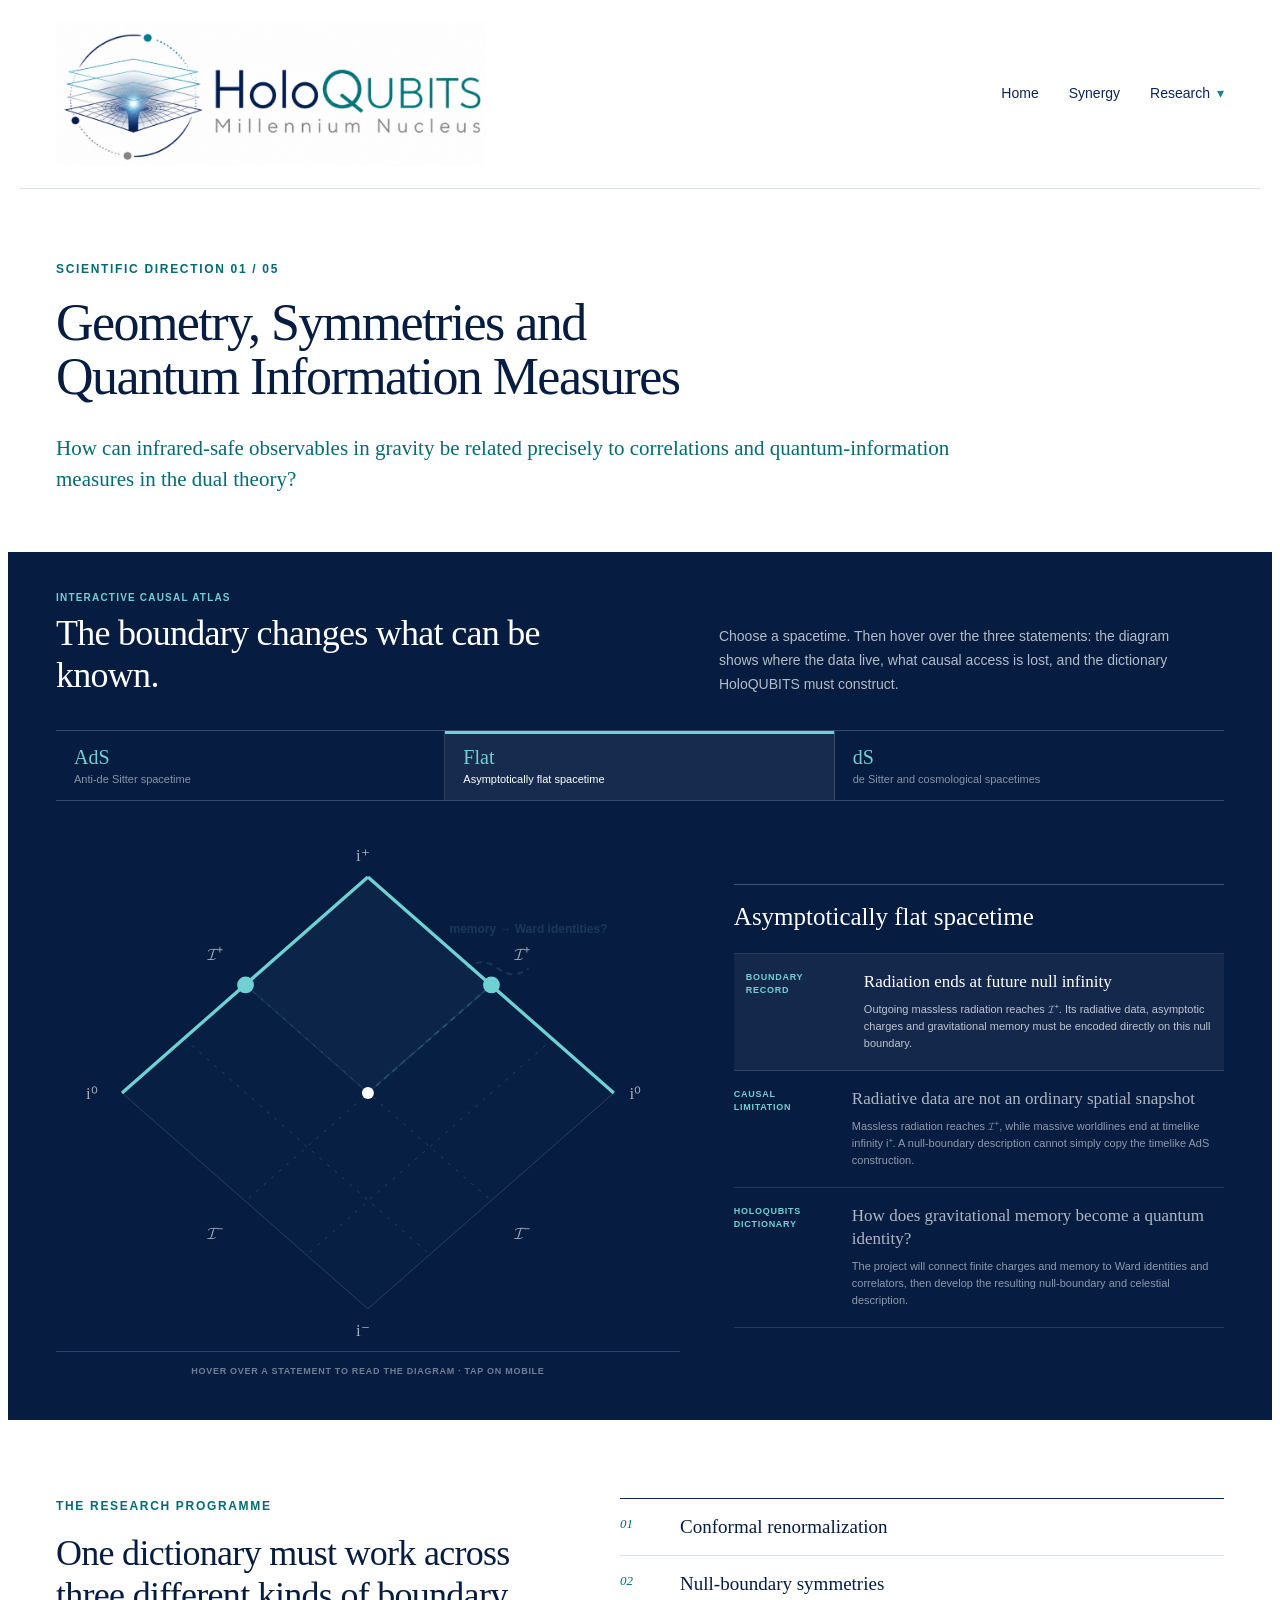
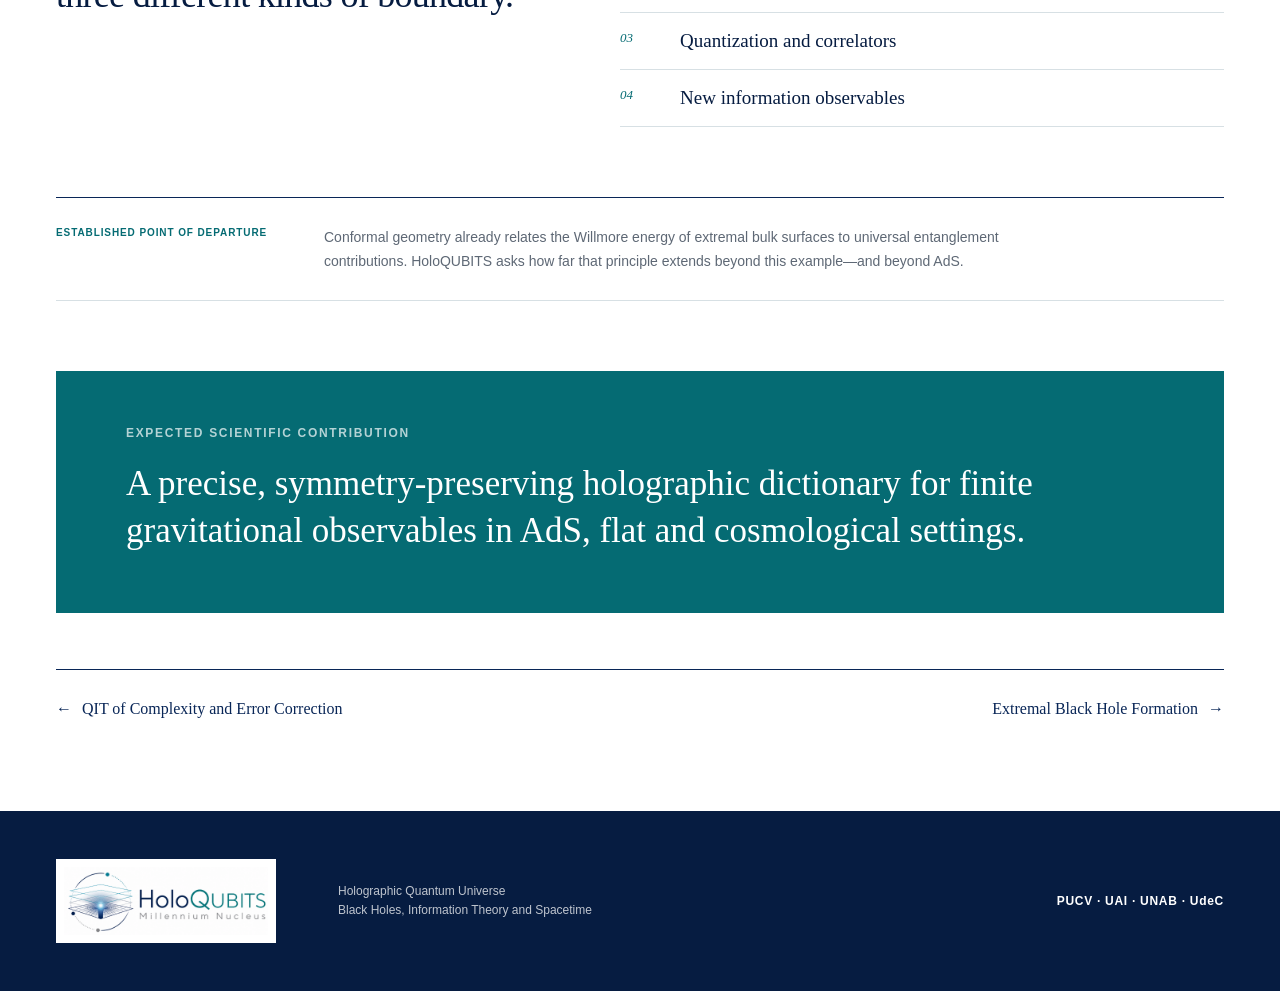
<file: research/geometry-symmetries-information/index.html>
<!doctype html><html lang="en"><head><meta charset="utf-8"><meta name="viewport" content="width=device-width,initial-scale=1"><title>Geometry, Symmetries and Quantum Information Measures | HoloQUBITS</title><link rel="stylesheet" href="../../assets/style.css"><style>
.geometry-story{max-width:1168px;margin:auto;padding:72px 0 92px}.geometry-hero h1{max-width:1040px;margin:0;color:var(--deep);font-family:Georgia,serif;font-size:clamp(42px,5vw,64px);font-weight:400;letter-spacing:-.035em;line-height:1.02}.geometry-hero>p:last-child{max-width:850px;margin:30px 0 0;color:var(--teal-dark);font-family:Georgia,serif;font-size:23px;line-height:1.48}.lab-eyebrow{margin:0 0 10px;color:#6fd1d3;font-size:10px;font-weight:700;letter-spacing:.12em;text-transform:uppercase}.boundary-atlas{width:calc(100% + 96px);margin:58px 0 0 -48px;padding:42px 48px 46px;color:rgba(255,255,255,.7);background:var(--deep)}.atlas-heading{display:grid;grid-template-columns:1.08fr .92fr;gap:70px;align-items:end}.atlas-heading h2{max-width:700px;margin:0;color:#fff;font-family:Georgia,serif;font-size:clamp(35px,4.1vw,52px);font-weight:400;letter-spacing:-.03em;line-height:1.03}.atlas-heading>p{max-width:470px;margin:0;font-size:14px;line-height:1.72}.atlas-tabs{display:grid;grid-template-columns:repeat(3,minmax(0,1fr));margin-top:34px;border-top:1px solid rgba(255,255,255,.2);border-bottom:1px solid rgba(255,255,255,.2)}.atlas-tabs button{min-width:0;padding:15px 18px;color:rgba(255,255,255,.52);background:transparent;border:0;border-right:1px solid rgba(255,255,255,.16);font:inherit;text-align:left;cursor:pointer}.atlas-tabs button:last-child{border-right:0}.atlas-tabs button:hover,.atlas-tabs button[aria-pressed=true]{color:#fff;background:rgba(255,255,255,.065)}.atlas-tabs button[aria-pressed=true]{box-shadow:inset 0 3px 0 #6fd1d3}.atlas-tabs strong,.atlas-tabs span{display:block}.atlas-tabs strong{margin-bottom:4px;color:#6fd1d3;font:400 20px Georgia,serif}.atlas-tabs span{overflow:hidden;font-size:11px;text-overflow:ellipsis;white-space:nowrap}.atlas-body{display:grid;grid-template-columns:minmax(480px,1.12fr) minmax(310px,.88fr);gap:54px;align-items:center;padding-top:34px}.penrose-canvas svg{display:block;width:100%;height:auto}.penrose-grid rect,.penrose-grid path{fill:rgba(111,209,211,.018);stroke:rgba(255,255,255,.15);stroke-width:1;vector-effect:non-scaling-stroke}.penrose-grid path:not(:first-child){fill:none;stroke-dasharray:3 7}.boundary-highlight,.access-highlight,.question-highlight{opacity:.16;transition:opacity .18s}.boundary-highlight path{fill:none;stroke:#6fd1d3;stroke-width:3.3;vector-effect:non-scaling-stroke}.boundary-highlight circle{fill:#6fd1d3}.access-highlight{fill:rgba(111,209,211,.2);stroke:rgba(111,209,211,.62);stroke-width:1.4;vector-effect:non-scaling-stroke}.question-highlight path{fill:none;stroke:#6fd1d3;stroke-width:2;stroke-dasharray:6 5;vector-effect:non-scaling-stroke}.question-highlight circle{fill:var(--deep);stroke:#6fd1d3;stroke-width:2}.question-highlight text{fill:#6fd1d3;font-size:10px;font-weight:700}.lens-boundary .boundary-highlight,.lens-access .access-highlight,.lens-question .question-highlight{opacity:1}.regular-axis path{fill:none;stroke:rgba(255,255,255,.5);stroke-width:1.5;vector-effect:non-scaling-stroke}.horizon-lines path{fill:none;stroke:rgba(255,255,255,.38);stroke-width:1.4;stroke-dasharray:6 6}.horizon-lines .observer{stroke:rgba(255,255,255,.7);stroke-dasharray:none}.penrose-labels text{fill:rgba(255,255,255,.64);font:14px Georgia,serif}.penrose-labels .boundary-caption{fill:#6fd1d3;font:700 10px Arial,sans-serif;letter-spacing:.08em}.penrose-labels .axis-caption{fill:rgba(255,255,255,.5);font:700 9px Arial,sans-serif;letter-spacing:.06em}.penrose-labels .horizon-caption,.penrose-labels .observer-caption{fill:rgba(255,255,255,.55);font:9px Arial,sans-serif}.vertical-left{transform:rotate(-90deg);transform-origin:70px 300px}.vertical-right{transform:rotate(90deg);transform-origin:451px 129px}.bulk-origin{fill:#fff}.diagram-instruction{margin:0;padding-top:14px;color:rgba(255,255,255,.43);border-top:1px solid rgba(255,255,255,.16);font-size:9px;font-weight:700;letter-spacing:.08em;text-align:center;text-transform:uppercase}.atlas-reading{border-top:1px solid rgba(255,255,255,.24)}.atlas-setting{margin:0;padding:18px 0 22px;color:#fff;border-bottom:1px solid rgba(255,255,255,.14);font:25px Georgia,serif}.atlas-reading button{width:100%;display:grid;grid-template-columns:102px 1fr;gap:7px 16px;padding:17px 12px 17px 0;color:rgba(255,255,255,.68);background:transparent;border:0;border-bottom:1px solid rgba(255,255,255,.13);font:inherit;text-align:left;cursor:pointer}.atlas-reading button:hover,.atlas-reading button:focus-visible,.atlas-reading button.is-active{padding-left:12px;color:#fff;background:rgba(255,255,255,.055);outline:0}.atlas-reading button span{grid-row:1/3;color:#6fd1d3;font-size:9px;font-weight:700;letter-spacing:.08em;line-height:1.45;text-transform:uppercase}.atlas-reading button strong{color:inherit;font:400 17px/1.35 Georgia,serif}.atlas-reading button small{color:rgba(255,255,255,.55);font-size:11px;line-height:1.58}.atlas-reading button.is-active small{color:rgba(255,255,255,.72)}.compact-program{display:grid;grid-template-columns:.9fr 1.1fr;gap:70px;padding:78px 0 70px}.compact-program h2{max-width:500px;margin:0;color:var(--deep);font:400 clamp(30px,3.3vw,42px)/1.1 Georgia,serif}.compact-program ol{margin:0;padding:0;list-style:none;border-top:1px solid var(--navy)}.compact-program li{display:grid;grid-template-columns:46px 1fr;gap:14px;padding:17px 0;color:var(--deep);border-bottom:1px solid var(--line);font:19px Georgia,serif}.compact-program li span{color:var(--teal-dark);font-size:13px;font-style:italic}.atlas-note{display:grid;grid-template-columns:230px 1fr;gap:38px;padding:27px 0;border-top:1px solid var(--navy);border-bottom:1px solid var(--line)}.atlas-note span{color:var(--teal-dark);font-size:10px;font-weight:700;letter-spacing:.09em;line-height:1.5;text-transform:uppercase}.atlas-note p{max-width:760px;margin:0;color:var(--muted);font-size:14px;line-height:1.72}.geometry-outcome{margin-top:70px;padding:54px 70px 58px;color:#fff;background:var(--teal-dark)}.geometry-outcome .section-label{color:rgba(255,255,255,.7)}.geometry-outcome>p:not(.section-label){max-width:920px;margin:0;font:clamp(24px,3vw,35px)/1.35 Georgia,serif}.geometry-pagination{margin-top:56px}@media(max-width:900px){.geometry-story{padding-left:26px;padding-right:26px}.boundary-atlas{width:calc(100% + 52px);margin-left:-26px;padding-left:26px;padding-right:26px}.atlas-body{grid-template-columns:1fr;gap:34px}.penrose-canvas{max-width:620px;margin:auto}.compact-program{gap:38px}}@media(max-width:620px){.geometry-story{padding:54px 18px 70px}.geometry-hero h1{font-size:38px}.geometry-hero h1 br{display:none}.geometry-hero>p:last-child{font-size:20px}.boundary-atlas{width:calc(100% + 36px);margin:42px 0 0 -18px;padding:30px 18px 36px}.atlas-heading{grid-template-columns:1fr;gap:18px}.atlas-heading h2{font-size:35px}.atlas-tabs{grid-template-columns:1fr;margin-top:27px}.atlas-tabs button{border-right:0;border-bottom:1px solid rgba(255,255,255,.14)}.atlas-tabs span{white-space:normal}.atlas-body{padding-top:22px}.atlas-reading button{grid-template-columns:82px 1fr}.compact-program{grid-template-columns:1fr;gap:30px;padding:58px 0 52px}.compact-program h2{font-size:32px}.atlas-note{grid-template-columns:1fr;gap:12px}.geometry-outcome{margin:54px -18px 0;padding:42px 18px 46px}}
</style></head><body data-root="../.."><div id="site-header"></div><main><article class="geometry-story"><header class="geometry-hero"><p class="kicker">Scientific direction 01 / 05</p><h1>Geometry, Symmetries and<br>Quantum Information Measures</h1><p>How can infrared-safe observables in gravity be related precisely to correlations and quantum-information measures in the dual theory?</p></header>
<section class="boundary-atlas" aria-labelledby="atlas-title"><div class="atlas-heading"><div><p class="lab-eyebrow">Interactive causal atlas</p><h2 id="atlas-title">The boundary changes what can be known.</h2></div><p>Choose a spacetime. Then hover over the three statements: the diagram shows where the data live, what causal access is lost, and the dictionary HoloQUBITS must construct.</p></div><div class="atlas-tabs"><button data-setting="ads"><strong>AdS</strong><span>Anti-de Sitter spacetime</span></button><button data-setting="flat" aria-pressed="true"><strong>Flat</strong><span>Asymptotically flat spacetime</span></button><button data-setting="cosmological"><strong>dS</strong><span>de Sitter and cosmological spacetimes</span></button></div><div class="atlas-body"><div class="penrose-canvas"><div id="diagram"></div><p class="diagram-instruction">Hover over a statement to read the diagram · tap on mobile</p></div><div class="atlas-reading" aria-live="polite"><p class="atlas-setting" id="setting-name"></p><div id="readings"></div></div></div></section>
<section class="compact-program"><div><p class="section-label">The research programme</p><h2>One dictionary must work across three different kinds of boundary.</h2></div><ol><li><span>01</span>Conformal renormalization</li><li><span>02</span>Null-boundary symmetries</li><li><span>03</span>Quantization and correlators</li><li><span>04</span>New information observables</li></ol></section><aside class="atlas-note"><span>Established point of departure</span><p>Conformal geometry already relates the Willmore energy of extremal bulk surfaces to universal entanglement contributions. HoloQUBITS asks how far that principle extends beyond this example—and beyond AdS.</p></aside><section class="geometry-outcome"><p class="section-label">Expected scientific contribution</p><p>A precise, symmetry-preserving holographic dictionary for finite gravitational observables in AdS, flat and cosmological settings.</p></section><nav class="topic-pagination geometry-pagination"><a href="../complexity-error-correction/index.html">← <span>QIT of Complexity and Error Correction</span></a><a href="../extremal-black-hole-formation/index.html"><span>Extremal Black Hole Formation</span> →</a></nav></article></main><div id="site-footer"></div><script src="../../assets/site.js"></script><script>
(()=>{const data={ads:{name:'Anti-de Sitter spacetime',readings:{boundary:['Boundary record','A timelike conformal boundary','Signals can reach the boundary and return to the bulk. Renormalized actions, charges, energy and area functionals can therefore be compared with observables in the boundary QFT.'],access:['Causal limitation','No horizon in the reference geometry','Pure global AdS is in causal contact with its boundary. The difficulty is not a hidden region here, but defining finite gravitational data without destroying the asymptotic symmetries.'],question:['HoloQUBITS dictionary','Which finite bulk quantity maps to which QFT observable?','AdS supplies the established reference dictionary: finite gravitational quantities are related to correlators, anomalies, charges and quantum-information observables.']}},flat:{name:'Asymptotically flat spacetime',readings:{boundary:['Boundary record','Radiation ends at future null infinity','Outgoing massless radiation reaches 𝓘⁺. Its radiative data, asymptotic charges and gravitational memory must be encoded directly on this null boundary.'],access:['Causal limitation','Radiative data are not an ordinary spatial snapshot','Massless radiation reaches 𝓘⁺, while massive worldlines end at timelike infinity i⁺. A null-boundary description cannot simply copy the timelike AdS construction.'],question:['HoloQUBITS dictionary','How does gravitational memory become a quantum identity?','The project will connect finite charges and memory to Ward identities and correlators, then develop the resulting null-boundary and celestial description.']}},cosmological:{name:'de Sitter and cosmological spacetimes',readings:{boundary:['Boundary record','Future infinity is spacelike','Unlike the AdS boundary, future infinity is not a place from which an observer can send a signal back into the bulk. Late-time data require a different holographic interpretation.'],access:['Causal limitation','One observer sees only one causal patch','Cosmological horizons bound the region that can exchange signals with a given observer. Events outside the highlighted patch are causally inaccessible to that observer.'],question:['HoloQUBITS dictionary','Which information measure can reconstruct the spacetime?','The project will combine conformally renormalized late-time and horizon data with candidates such as timelike entanglement and pseudoentropy.']}}};
const diagrams={ads:'<g class="penrose-grid"><rect x="95" y="50" width="330" height="330"/><path d="M95 50 425 380M425 50 95 380M95 215 260 50M95 215 260 380M425 215 260 50M425 215 260 380"/></g><rect class="access-highlight" x="95" y="50" width="330" height="330"/><g class="regular-axis"><path d="M95 50V380"/></g><g class="boundary-highlight"><path d="M425 50V380"/></g><g class="question-highlight"><circle cx="260" cy="215" r="8"/><circle cx="425" cy="120" r="8"/><text x="207" y="244">finite bulk data</text><text x="333" y="101">boundary QFT</text></g><g class="penrose-labels"><text class="axis-caption vertical-left" x="70" y="300">regular centre r=0</text><text class="boundary-caption vertical-right" x="451" y="129">timelike boundary</text><text x="238" y="411">global AdS</text></g>',flat:'<g class="penrose-grid"><path d="M260 35 465 215 260 395 55 215Z"/><path d="M158 125 363 305M363 125 158 305M107 170 312 350M414 170 209 350"/></g><path class="access-highlight" d="M260 215 158 125 260 35 363 125Z"/><g class="boundary-highlight"><path d="M260 35 465 215M55 215 260 35"/><circle cx="158" cy="125" r="7"/><circle cx="363" cy="125" r="7"/></g><g class="question-highlight"><path d="M260 215 363 125"/><path d="M342 111q13-10 26 0t26 0"/><text x="328" y="82">memory → Ward identities?</text></g><g class="penrose-labels"><text x="382" y="104">𝓘⁺</text><text x="126" y="104">𝓘⁺</text><text x="382" y="337">𝓘⁻</text><text x="126" y="337">𝓘⁻</text><text x="250" y="22">i⁺</text><text x="250" y="418">i⁻</text><text x="25" y="220">i⁰</text><text x="478" y="220">i⁰</text></g><circle class="bulk-origin" cx="260" cy="215" r="5"/>',cosmological:'<g class="penrose-grid"><rect x="95" y="50" width="330" height="330"/><path d="M95 50 425 380M425 50 95 380M95 215 260 50M95 215 260 380M425 215 260 50M425 215 260 380"/></g><path class="access-highlight" d="M95 50 260 215 95 380Z"/><g class="boundary-highlight"><path d="M95 50H425"/></g><g class="regular-axis"><path d="M425 50V380"/></g><g class="horizon-lines"><path d="M95 50 260 215 95 380"/><path class="observer" d="M95 72V358"/></g><g class="question-highlight"><path d="M162 148 260 50"/><circle cx="260" cy="50" r="8"/><text x="278" y="88">which QI measure?</text></g><g class="penrose-labels"><text x="443" y="55">𝓘⁺</text><text x="443" y="385">𝓘⁻</text><text class="boundary-caption" x="113" y="35">spacelike conformal boundary</text><text class="horizon-caption" x="168" y="126">cosmological horizon</text><text class="observer-caption" x="108" y="291">observer</text><text class="observer-caption" x="382" y="401">antipodal axis</text></g>'};let active='flat',lens='boundary';const tabs=[...document.querySelectorAll('[data-setting]')],readingBox=document.querySelector('#readings');function render(){document.querySelector('#setting-name').textContent=data[active].name;document.querySelector('#diagram').innerHTML='<svg class="lens-'+lens+'" viewBox="0 0 520 430" role="img">'+diagrams[active]+'</svg>';readingBox.innerHTML=Object.entries(data[active].readings).map(([key,v])=>'<button data-lens="'+key+'" class="'+(key===lens?'is-active':'')+'"><span>'+v[0]+'</span><strong>'+v[1]+'</strong><small>'+v[2]+'</small></button>').join('');readingBox.querySelectorAll('[data-lens]').forEach(b=>{const choose=()=>{if(lens!==b.dataset.lens){lens=b.dataset.lens;render()}};b.addEventListener('pointerenter',choose);b.addEventListener('focus',choose);b.addEventListener('click',choose)});tabs.forEach(b=>b.setAttribute('aria-pressed',b.dataset.setting===active))}tabs.forEach(b=>{const choose=()=>{if(active!==b.dataset.setting){active=b.dataset.setting;render()}};b.addEventListener('pointerenter',choose);b.addEventListener('click',choose)});render()})();
</script></body></html>
</file>
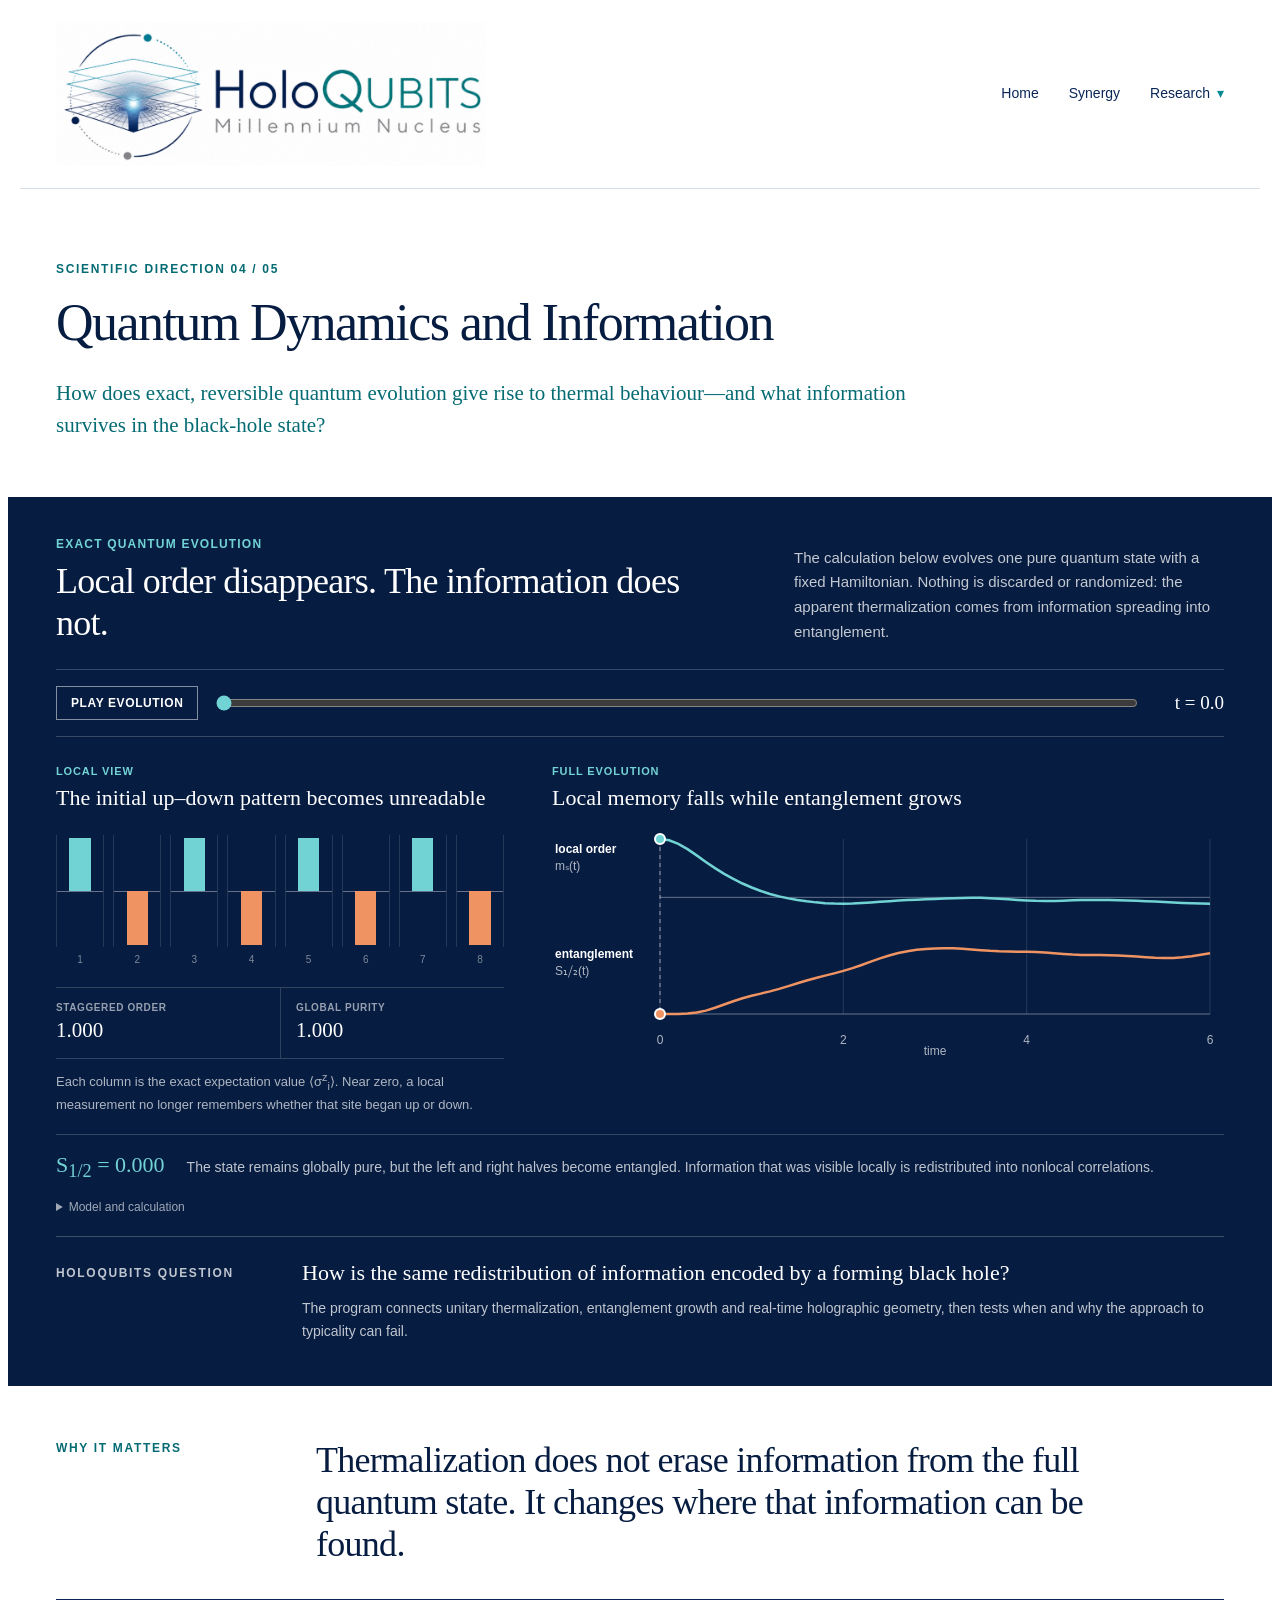
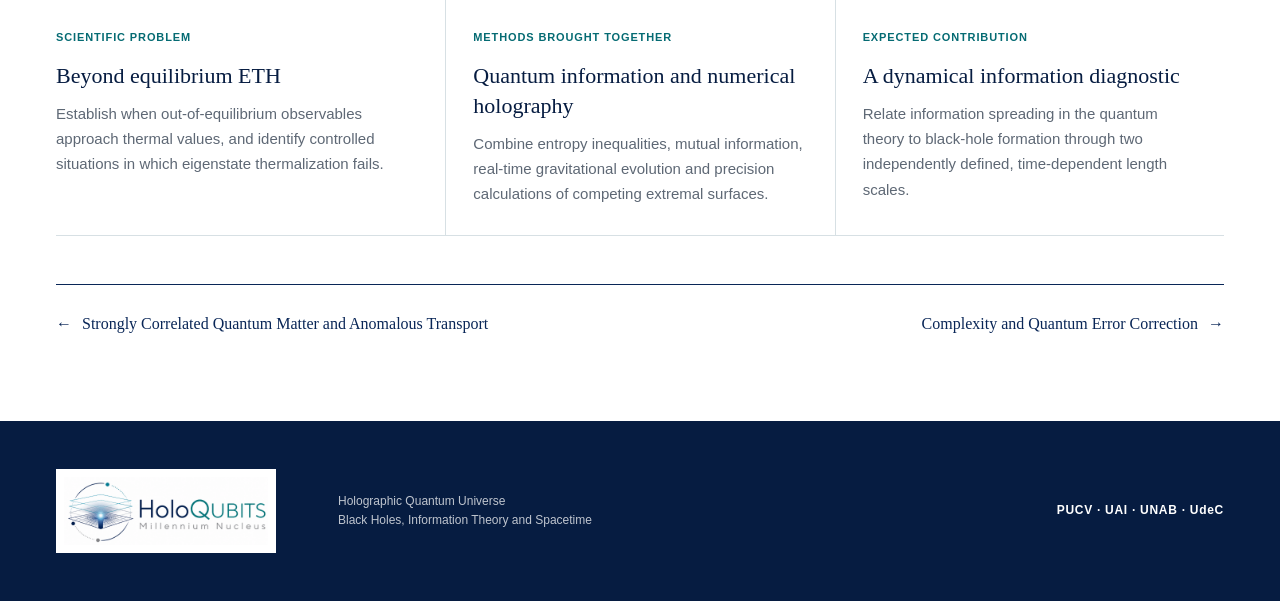
<file: research/quantum-dynamics-information/index.html>
<!doctype html>
<html lang="en">
<head>
  <meta charset="utf-8">
  <meta name="viewport" content="width=device-width,initial-scale=1">
  <meta name="description" content="HoloQUBITS research on quantum dynamics, information and black-hole thermalization.">
  <link rel="stylesheet" href="../../assets/style.css">
  <title>Quantum Dynamics and Information — HoloQUBITS</title>
  <style>
    :root{--navy:#092657;--deep:#061c41;--teal:#078a94;--teal-dark:#056b73;--ink:#18202b;--muted:#5e6875;--paper:#fff;--line:#d7e0e4;--orange:#ef9362}
    *{box-sizing:border-box}.dynamics-page{max-width:1168px;margin:auto;padding:64px 0 86px}.dynamics-hero{max-width:none;padding-bottom:48px}.dynamics-hero h1{max-width:none;margin:0;color:var(--deep);font:400 clamp(34px,3.8vw,48px)/1.04 Georgia,serif;letter-spacing:-.025em;white-space:nowrap}.dynamics-hero .lead{max-width:850px;margin:24px 0 0;color:var(--teal-dark);font:400 clamp(19px,2.1vw,25px)/1.5 Georgia,serif}
    .benchmark{width:100vw;margin-left:calc(50% - 50vw);padding:44px max(36px,calc((100vw - 1168px)/2)) 48px;color:#fff;background:var(--deep)}.benchmark-head{display:grid;grid-template-columns:minmax(0,1fr) minmax(280px,470px);gap:54px;align-items:end}.benchmark .eyebrow{margin:0 0 10px;color:#72d3d5;font-size:12px;font-weight:700;letter-spacing:.1em;text-transform:uppercase}.benchmark h2{max-width:680px;margin:0;color:#fff;font:400 clamp(29px,3.4vw,41px)/1.14 Georgia,serif}.benchmark-head>p{margin:0;color:rgba(255,255,255,.78);font-size:16px;line-height:1.65}
    .equations{display:grid;grid-template-columns:1fr 1fr;gap:28px;margin-top:32px;padding:22px 0;border-block:1px solid rgba(255,255,255,.22)}.equation{min-width:0}.equation span{display:block;margin-bottom:10px;color:#72d3d5;font-size:12px;font-weight:700;letter-spacing:.07em;text-transform:uppercase}.equation strong{display:block;color:#fff;font:400 clamp(17px,2vw,23px)/1.4 Georgia,serif;white-space:nowrap}.equation small{display:block;margin-top:9px;color:rgba(255,255,255,.66);font-size:13px;line-height:1.5}
    .control{margin:28px 0 0;padding:0;border:0}.control label{display:flex;justify-content:space-between;gap:20px;color:#fff;font-size:15px;font-weight:700}.control output{color:#72d3d5;font:400 22px Georgia,serif}.control input{width:100%;margin-top:12px;accent-color:#72d3d5}.live-values{display:grid;grid-template-columns:repeat(3,1fr);margin-top:22px;border-block:1px solid rgba(255,255,255,.2)}.live-values div{padding:18px 24px 19px 0}.live-values div+div{padding-left:24px;border-left:1px solid rgba(255,255,255,.18)}.live-values span{display:block;color:rgba(255,255,255,.62);font-size:11px;font-weight:700;letter-spacing:.07em;text-transform:uppercase}.live-values strong{display:block;margin-top:6px;color:#fff;font:400 clamp(21px,2.6vw,29px) Georgia,serif}
    .plot-block{margin-top:34px}.plot-heading{display:flex;align-items:baseline;justify-content:space-between;gap:24px;margin-bottom:8px}.plot-heading h3{margin:0;color:#fff;font:400 23px Georgia,serif}.plot-heading p{margin:0;color:rgba(255,255,255,.62);font-size:13px}.responsive-plot{position:relative;width:100%;min-height:290px}.responsive-plot.small{min-height:230px}.responsive-plot svg{display:block;width:100%;height:290px;overflow:visible}.responsive-plot.small svg{height:230px}
    .plot-axis{stroke:rgba(255,255,255,.5);stroke-width:1}.plot-grid{stroke:rgba(255,255,255,.13);stroke-width:1}.plot-tick,.plot-label{fill:rgba(255,255,255,.72);font:12px Arial,sans-serif}.plot-label{font-size:13px}.plot-uv{fill:none;stroke:#72d3d5;stroke-width:3}.plot-qc{fill:none;stroke:var(--orange);stroke-width:3}.plot-gap{fill:none;stroke:#72d3d5;stroke-width:3}.marker-line{stroke:rgba(255,255,255,.55);stroke-width:1;stroke-dasharray:4 4}.marker-uv{fill:#72d3d5;stroke:#fff;stroke-width:2}.marker-qc{fill:var(--orange);stroke:#fff;stroke-width:2}.marker-gap{fill:#72d3d5;stroke:#fff;stroke-width:2}.end-label{font:700 12px Arial,sans-serif}.limit-note{fill:rgba(255,255,255,.62);font:12px Arial,sans-serif}
    .plot-explanation{display:grid;grid-template-columns:160px 1fr;gap:25px;margin:23px 0 0;padding-top:21px;border-top:1px solid rgba(255,255,255,.18)}.plot-explanation strong{color:#72d3d5;font:400 20px Georgia,serif}.plot-explanation p{margin:0;color:rgba(255,255,255,.76);font-size:15px;line-height:1.65}.future-step{display:grid;grid-template-columns:240px minmax(0,1fr);gap:42px;margin-top:32px;padding:27px 0 0;border-top:1px solid rgba(255,255,255,.22)}.future-step .section-label{color:#72d3d5}.future-step h3{margin:0;color:#fff;font:400 clamp(23px,2.7vw,31px)/1.25 Georgia,serif}.future-step p{margin:14px 0 0;color:rgba(255,255,255,.76);font-size:15px;line-height:1.65}.future-equation{display:block;margin-top:15px;color:#fff;font:400 clamp(20px,2.2vw,27px) Georgia,serif}
    .research-meaning{padding-top:54px}.research-meaning>header{display:grid;grid-template-columns:220px minmax(0,780px);gap:40px;align-items:start}.research-meaning h2{margin:0;color:var(--deep);font:400 clamp(28px,3.3vw,39px)/1.18 Georgia,serif}.meaning-grid{display:grid;grid-template-columns:repeat(3,1fr);margin-top:34px;border-block:1px solid var(--line);border-top-color:var(--navy)}.meaning-grid article{padding:27px 27px 29px 0}.meaning-grid article+article{padding-left:27px;border-left:1px solid var(--line)}.meaning-grid span{color:var(--teal-dark);font-size:11px;font-weight:700;letter-spacing:.08em;text-transform:uppercase}.meaning-grid h3{margin:16px 0 9px;color:var(--deep);font:400 21px/1.35 Georgia,serif}.meaning-grid p{margin:0;color:var(--muted);font-size:15px;line-height:1.68}.pagination{margin-top:48px}
    .dynamics-page{padding-top:48px}.dynamics-hero{padding-bottom:34px}.benchmark{padding-top:34px;padding-bottom:36px}.benchmark-head{grid-template-columns:minmax(0,1fr) minmax(280px,440px);gap:42px}.benchmark h2{font-size:clamp(27px,3vw,36px)}.threshold-control{margin:22px 0 0;padding:14px 0 17px;border:0;border-top:1px solid rgba(255,255,255,.2)}.threshold-control label{display:grid;grid-template-columns:190px minmax(0,1fr) 54px;gap:16px;align-items:center;color:rgba(255,255,255,.76);font-size:14px}.threshold-control output{color:#72d3d5;font:400 19px Georgia,serif;text-align:right}.threshold-control input{width:100%;accent-color:#72d3d5}.threshold-comparison{margin-top:4px;border-block:1px solid rgba(255,255,255,.23)}.threshold-row{display:grid;grid-template-columns:minmax(250px,1.15fr) minmax(260px,1fr) 105px;gap:28px;align-items:center;min-height:102px;padding:18px 0}.threshold-row+.threshold-row{border-top:1px solid rgba(255,255,255,.14)}.threshold-question span{display:block;margin-bottom:5px;color:#72d3d5;font-size:11px;font-weight:700;letter-spacing:.08em;text-transform:uppercase}.threshold-question strong{display:block;color:#fff;font:400 18px/1.4 Georgia,serif}.threshold-line{position:relative;height:40px}.threshold-line::before{content:'';position:absolute;left:0;right:0;top:19px;height:1px;background:rgba(255,255,255,.38)}.threshold-line::after{content:'';position:absolute;left:var(--marker);top:11px;width:16px;height:16px;border:3px solid #fff;border-radius:50%;background:var(--marker-colour);transform:translateX(-50%)}.threshold-scale{position:absolute;left:0;right:0;top:25px;display:flex;justify-content:space-between;color:rgba(255,255,255,.48);font-size:10px}.threshold-value{color:#fff;font:400 20px Georgia,serif;text-align:right;white-space:nowrap}.threshold-result{display:grid;grid-template-columns:minmax(0,1fr) auto;gap:28px;align-items:center;padding:19px 0}.threshold-result p{margin:0;color:rgba(255,255,255,.78);font-size:15px;line-height:1.55}.threshold-result strong{color:#fff;font:400 24px Georgia,serif;white-space:nowrap}.threshold-result strong span{color:#72d3d5}.exact-math{margin-top:13px;color:rgba(255,255,255,.66);font-size:13px}.exact-math summary{cursor:pointer;color:rgba(255,255,255,.72)}.exact-math>div{display:grid;grid-template-columns:1fr 1fr;gap:22px;margin-top:13px;padding-top:13px;border-top:1px solid rgba(255,255,255,.15);font:400 15px/1.5 Georgia,serif}.future-step.compact{grid-template-columns:190px minmax(0,1fr);margin-top:21px;padding-top:21px}.future-step.compact h3{font-size:23px}.future-step.compact p{margin-top:8px}.future-step.compact .future-equation{margin-top:8px;font-size:20px}
    .quantum-lab-head{display:grid;grid-template-columns:minmax(0,1fr) minmax(290px,430px);gap:44px;align-items:end}.quantum-lab-head>p{margin:0;color:rgba(255,255,255,.76);font-size:15px;line-height:1.65}.time-controls{display:grid;grid-template-columns:auto minmax(180px,1fr) 72px;gap:16px;align-items:center;margin-top:24px;padding:16px 0;border-block:1px solid rgba(255,255,255,.2)}.play-button{min-width:118px;padding:9px 14px;color:#fff;background:transparent;border:1px solid rgba(255,255,255,.5);font:700 12px Arial,sans-serif;letter-spacing:.05em;text-transform:uppercase;cursor:pointer}.play-button:hover{border-color:#72d3d5;color:#72d3d5}.time-controls input{width:100%;accent-color:#72d3d5}.time-controls output{color:#fff;font:400 19px Georgia,serif;text-align:right}.simulation-grid{display:grid;grid-template-columns:minmax(330px,.8fr) minmax(0,1.2fr);gap:48px;margin-top:28px}.sim-label{margin:0 0 6px;color:#72d3d5;font-size:11px;font-weight:700;letter-spacing:.08em;text-transform:uppercase}.spin-panel h3,.history-panel h3{margin:0;color:#fff;font:400 22px/1.35 Georgia,serif}.spin-panel>p:last-of-type{margin:10px 0 0;color:rgba(255,255,255,.68);font-size:13px;line-height:1.55}.spin-bars{display:grid;grid-template-columns:repeat(8,1fr);gap:9px;margin-top:23px}.spin-unit{text-align:center}.spin-meter{position:relative;height:112px;border-inline:1px solid rgba(255,255,255,.12)}.spin-meter::before{content:'';position:absolute;left:0;right:0;top:50%;height:1px;background:rgba(255,255,255,.38)}.spin-fill{position:absolute;left:27%;right:27%;height:0;background:#72d3d5;transition:height .12s,bottom .12s,top .12s,background .12s}.spin-unit small{display:block;margin-top:7px;color:rgba(255,255,255,.48);font-size:10px}.sim-readouts{display:grid;grid-template-columns:1fr 1fr;margin-top:22px;border-block:1px solid rgba(255,255,255,.18)}.sim-readouts div{padding:14px 15px 15px 0}.sim-readouts div+div{padding-left:15px;border-left:1px solid rgba(255,255,255,.16)}.sim-readouts span{display:block;color:rgba(255,255,255,.58);font-size:10px;font-weight:700;letter-spacing:.06em;text-transform:uppercase}.sim-readouts strong{display:block;margin-top:5px;color:#fff;font:400 21px Georgia,serif}.history-plot{width:100%;height:235px;margin-top:9px}.history-plot svg{display:block;width:100%;height:235px}.history-grid{stroke:rgba(255,255,255,.13);stroke-width:1}.history-axis{stroke:rgba(255,255,255,.38);stroke-width:1}.history-order{fill:none;stroke:#72d3d5;stroke-width:2.5}.history-entropy{fill:none;stroke:#ef9362;stroke-width:2.5}.history-marker{stroke:rgba(255,255,255,.55);stroke-width:1;stroke-dasharray:4 4}.history-dot-order{fill:#72d3d5;stroke:#fff;stroke-width:2}.history-dot-entropy{fill:#ef9362;stroke:#fff;stroke-width:2}.history-text{fill:rgba(255,255,255,.68);font:12px Arial,sans-serif}.history-title{fill:#fff;font:700 12px Arial,sans-serif}.unitary-line{display:grid;grid-template-columns:auto minmax(0,1fr);gap:22px;align-items:center;margin-top:19px;padding-top:17px;border-top:1px solid rgba(255,255,255,.18)}.unitary-line strong{color:#72d3d5;font:400 22px Georgia,serif;white-space:nowrap}.unitary-line p{margin:0;color:rgba(255,255,255,.74);font-size:14px;line-height:1.55}.model-details{margin-top:17px;color:rgba(255,255,255,.62);font-size:12px}.model-details summary{cursor:pointer}.model-details div{margin-top:11px;padding-top:11px;border-top:1px solid rgba(255,255,255,.14);line-height:1.65}.model-details strong{color:#fff;font:400 16px Georgia,serif}.holographic-bridge{display:grid;grid-template-columns:210px minmax(0,1fr);gap:36px;margin-top:22px;padding-top:21px;border-top:1px solid rgba(255,255,255,.22)}.holographic-bridge h3{margin:0;color:#fff;font:400 22px/1.35 Georgia,serif}.holographic-bridge p{margin:7px 0 0;color:rgba(255,255,255,.75);font-size:14px;line-height:1.6}
    @media(max-width:900px){.dynamics-page{padding:48px 26px 74px}.benchmark{padding-inline:26px}.benchmark-head,.quantum-lab-head{grid-template-columns:1fr;gap:14px}.threshold-row{grid-template-columns:minmax(220px,1fr) minmax(220px,1fr) 100px;gap:20px}.simulation-grid{grid-template-columns:1fr;gap:30px}.spin-panel{display:grid;grid-template-columns:minmax(260px,1fr) minmax(240px,.8fr);gap:0 30px}.spin-panel>.sim-label,.spin-panel>h3,.spin-panel>p{grid-column:1/-1}.spin-bars{grid-column:1/2}.sim-readouts{grid-column:2/3;align-self:end}.research-meaning>header{grid-template-columns:180px 1fr}.meaning-grid article{padding-right:20px}.meaning-grid article+article{padding-left:20px}}
    @media(max-width:680px){.dynamics-page{padding:38px 18px 64px}.dynamics-hero{padding-bottom:28px}.dynamics-hero h1{font-size:35px;white-space:normal}.dynamics-hero .lead{margin-top:17px;font-size:18px}.benchmark{padding:28px 18px 32px}.benchmark h2{font-size:27px}.benchmark-head>p{font-size:15px}.threshold-control label{grid-template-columns:1fr auto}.threshold-control label span{grid-column:1/-1}.threshold-control input{grid-column:1/2}.threshold-row{grid-template-columns:1fr auto;gap:8px 16px;min-height:0;padding:18px 0}.threshold-question{grid-column:1/-1}.threshold-question strong{font-size:17px}.threshold-line{grid-column:1/2}.threshold-value{font-size:18px}.threshold-result{grid-template-columns:1fr;gap:5px}.threshold-result strong{font-size:22px}.exact-math>div{grid-template-columns:1fr}.time-controls{grid-template-columns:auto 1fr}.play-button{min-width:102px}.time-controls output{grid-column:1/-1;text-align:left}.simulation-grid{grid-template-columns:1fr}.spin-panel{display:block}.spin-bars{gap:5px}.spin-meter{height:92px}.sim-readouts{grid-template-columns:1fr 1fr}.history-plot,.history-plot svg{height:220px}.unitary-line,.holographic-bridge,.future-step.compact,.research-meaning>header{grid-template-columns:1fr;gap:7px}.unitary-line strong{font-size:20px}.meaning-grid{grid-template-columns:1fr}.meaning-grid article,.meaning-grid article+article{padding:22px 0;border-left:0;border-top:1px solid var(--line)}.meaning-grid article:first-child{border-top:0}}
  </style>
</head>
<body data-root="../..">
  <div id="site-header"></div>
  <main>
    <article class="dynamics-page">
      <header class="dynamics-hero">
        <p class="kicker">Scientific direction 04 / 05</p>
        <h1>Quantum Dynamics and Information</h1>
        <p class="lead">How does exact, reversible quantum evolution give rise to thermal behaviour—and what information survives in the black-hole state?</p>
      </header>
      <section class="benchmark" aria-labelledby="benchmark-title">
        <header class="quantum-lab-head">
          <div><p class="eyebrow">Exact quantum evolution</p><h2 id="benchmark-title">Local order disappears. The information does not.</h2></div>
          <p>The calculation below evolves one pure quantum state with a fixed Hamiltonian. Nothing is discarded or randomized: the apparent thermalization comes from information spreading into entanglement.</p>
        </header>
        <div class="time-controls">
          <button id="evolution-play" class="play-button" type="button">Play evolution</button>
          <input id="evolution-time" type="range" min="0" max="60" step="1" value="0" aria-label="Evolution time">
          <output id="evolution-output" for="evolution-time">t = 0.0</output>
        </div>
        <div class="simulation-grid">
          <section class="spin-panel" aria-labelledby="local-view-title">
            <p class="sim-label">Local view</p>
            <h3 id="local-view-title">The initial up–down pattern becomes unreadable</h3>
            <div id="spin-bars" class="spin-bars" role="img" aria-label="Expectation value of sigma z for each of eight spins"></div>
            <div class="sim-readouts">
              <div><span>Staggered order</span><strong id="order-value">1.000</strong></div>
              <div><span>Global purity</span><strong>1.000</strong></div>
            </div>
            <p>Each column is the exact expectation value ⟨σ<sup>z</sup><sub>i</sub>⟩. Near zero, a local measurement no longer remembers whether that site began up or down.</p>
          </section>
          <section class="history-panel" aria-labelledby="history-title">
            <p class="sim-label">Full evolution</p>
            <h3 id="history-title">Local memory falls while entanglement grows</h3>
            <div id="evolution-history" class="history-plot" role="img" aria-label="Exact staggered magnetization and half-chain entanglement entropy during unitary evolution"></div>
          </section>
        </div>
        <div class="unitary-line">
          <strong id="entropy-value">S<sub>1/2</sub> = 0.000</strong>
          <p>The state remains globally pure, but the left and right halves become entangled. Information that was visible locally is redistributed into nonlocal correlations.</p>
        </div>
        <details class="model-details">
          <summary>Model and calculation</summary>
          <div><strong>H = −∑σ<sup>z</sup><sub>i</sub>σ<sup>z</sup><sub>i+1</sub> − 1.05∑σ<sup>x</sup><sub>i</sub> − 0.5∑σ<sup>z</sup><sub>i</sub></strong><br>Eight spins, open boundaries, initial Néel state |↑↓↑↓↑↓↑↓⟩. The displayed values come from exact diagonalization; the finite chain retains small fluctuations and eventual recurrences.</div>
        </details>
        <div class="holographic-bridge">
          <p class="section-label">HoloQUBITS question</p>
          <div><h3>How is the same redistribution of information encoded by a forming black hole?</h3><p>The program connects unitary thermalization, entanglement growth and real-time holographic geometry, then tests when and why the approach to typicality can fail.</p></div>
        </div>
      </section>
      <section class="research-meaning">
        <header><p class="section-label">Why it matters</p><h2>Thermalization does not erase information from the full quantum state. It changes where that information can be found.</h2></header>
        <div class="meaning-grid">
          <article><span>Scientific problem</span><h3>Beyond equilibrium ETH</h3><p>Establish when out-of-equilibrium observables approach thermal values, and identify controlled situations in which eigenstate thermalization fails.</p></article>
          <article><span>Methods brought together</span><h3>Quantum information and numerical holography</h3><p>Combine entropy inequalities, mutual information, real-time gravitational evolution and precision calculations of competing extremal surfaces.</p></article>
          <article><span>Expected contribution</span><h3>A dynamical information diagnostic</h3><p>Relate information spreading in the quantum theory to black-hole formation through two independently defined, time-dependent length scales.</p></article>
        </div>
      </section>
      <nav class="topic-pagination pagination"><a href="../correlated-matter-anomalous-transport/index.html">← <span>Strongly Correlated Quantum Matter and Anomalous Transport</span></a><a href="../complexity-error-correction/index.html"><span>Complexity and Quantum Error Correction</span> →</a></nav>
    </article>
  </main>
  <div id="site-footer"></div>
  <script src="../../assets/site.js"></script>
  <script>
    (()=>{
      const data=[[0,1,0,1,-1,1,-1,1,-1,1,-1],[.1,.9783,0,.978,-.978,.978,-.978,.978,-.978,.978,-.978],[.2,.917,.0012,.913,-.92,.916,-.92,.916,-.92,.916,-.916],[.3,.8261,.009,.81,-.84,.82,-.84,.82,-.84,.82,-.82],[.4,.7189,.0324,.673,-.756,.702,-.756,.702,-.756,.702,-.704],[.5,.6075,.0776,.512,-.682,.574,-.682,.574,-.682,.574,-.579],[.6,.5006,.1423,.338,-.622,.448,-.623,.448,-.623,.446,-.458],[.7,.4027,.2176,.16,-.571,.331,-.576,.331,-.576,.327,-.349],[.8,.315,.2925,-.008,-.521,.231,-.531,.232,-.531,.223,-.258],[.9,.237,.3592,-.159,-.463,.152,-.483,.152,-.483,.136,-.186],[1,.1682,.4158,-.284,-.393,.093,-.427,.094,-.427,.065,-.131],[1.1,.1085,.4663,-.379,-.315,.052,-.366,.053,-.366,.008,-.088],[1.2,.0578,.5172,-.444,-.233,.024,-.306,.027,-.305,-.041,-.052],[1.3,.016,.5736,-.478,-.155,.004,-.25,.011,-.248,-.084,-.022],[1.4,-.0181,.6364,-.485,-.083,-.013,-.203,-.001,-.199,-.124,.006],[1.5,-.0457,.7021,-.469,-.019,-.032,-.163,-.012,-.158,-.161,.031],[1.6,-.0683,.7658,-.434,.038,-.056,-.129,-.025,-.123,-.194,.051],[1.7,-.0863,.8242,-.386,.088,-.085,-.101,-.041,-.093,-.219,.063],[1.8,-.0996,.8774,-.332,.126,-.119,-.076,-.062,-.067,-.234,.067],[1.9,-.1075,.9291,-.277,.15,-.157,-.058,-.084,-.046,-.236,.059],[2,-.1095,.9848,-.226,.155,-.194,-.045,-.108,-.03,-.225,.042],[2.1,-.1059,1.0486,-.183,.141,-.228,-.038,-.13,-.019,-.204,.016],[2.2,-.0979,1.1203,-.152,.112,-.254,-.035,-.149,-.012,-.177,-.014],[2.3,-.0872,1.1962,-.132,.073,-.269,-.036,-.161,-.007,-.151,-.045],[2.4,-.0757,1.2704,-.122,.033,-.27,-.039,-.167,-.004,-.131,-.074],[2.5,-.065,1.3372,-.12,-.002,-.259,-.044,-.166,.001,-.119,-.1],[2.6,-.0556,1.3927,-.123,-.029,-.237,-.051,-.161,.006,-.117,-.12],[2.7,-.0476,1.4358,-.126,-.049,-.208,-.06,-.154,.012,-.124,-.134],[2.8,-.0404,1.467,-.129,-.065,-.177,-.07,-.147,.015,-.136,-.145],[2.9,-.0335,1.4879,-.127,-.078,-.147,-.081,-.14,.014,-.151,-.153],[3,-.0266,1.5,-.122,-.089,-.123,-.09,-.134,.007,-.165,-.159],[3.1,-.0199,1.504,-.113,-.098,-.105,-.094,-.126,-.004,-.173,-.162],[3.2,-.0139,1.5005,-.102,-.104,-.095,-.094,-.117,-.017,-.175,-.162],[3.3,-.0095,1.4906,-.092,-.104,-.09,-.089,-.106,-.03,-.169,-.158],[3.4,-.0076,1.4758,-.085,-.1,-.09,-.081,-.096,-.04,-.158,-.148],[3.5,-.009,1.4591,-.084,-.092,-.093,-.071,-.09,-.046,-.146,-.132],[3.6,-.0142,1.4435,-.091,-.082,-.096,-.062,-.09,-.046,-.136,-.11],[3.7,-.0227,1.4324,-.104,-.072,-.095,-.053,-.097,-.04,-.134,-.084],[3.8,-.0334,1.4272,-.123,-.063,-.09,-.048,-.109,-.029,-.141,-.055],[3.9,-.0445,1.4257,-.144,-.055,-.078,-.048,-.12,-.014,-.158,-.027],[4,-.0541,1.4235,-.165,-.05,-.061,-.053,-.127,.002,-.183,-.002],[4.1,-.0603,1.4168,-.182,-.048,-.04,-.062,-.124,.018,-.211,.018],[4.2,-.0625,1.4045,-.193,-.05,-.019,-.076,-.114,.03,-.238,.033],[4.3,-.0609,1.3881,-.196,-.057,-.002,-.09,-.098,.037,-.258,.043],[4.4,-.0565,1.371,-.191,-.068,.009,-.103,-.083,.04,-.269,.05],[4.5,-.0513,1.3572,-.18,-.083,.01,-.111,-.073,.038,-.268,.055],[4.6,-.047,1.3493,-.164,-.1,.003,-.113,-.073,.033,-.26,.061],[4.7,-.0445,1.3467,-.146,-.117,-.013,-.109,-.084,.024,-.247,.069],[4.8,-.0444,1.3462,-.126,-.132,-.034,-.101,-.104,.011,-.235,.079],[4.9,-.0464,1.3442,-.109,-.147,-.058,-.091,-.128,-.008,-.229,.092],[5,-.0497,1.3382,-.094,-.161,-.086,-.082,-.152,-.032,-.233,.108],[5.1,-.0542,1.328,-.083,-.176,-.115,-.075,-.17,-.058,-.248,.125],[5.2,-.0594,1.3146,-.075,-.19,-.145,-.07,-.182,-.081,-.273,.141],[5.3,-.0656,1.2997,-.072,-.203,-.173,-.067,-.185,-.095,-.304,.156],[5.4,-.0727,1.2863,-.072,-.212,-.194,-.064,-.183,-.096,-.335,.168],[5.5,-.0805,1.2787,-.075,-.212,-.204,-.059,-.177,-.079,-.363,.176],[5.6,-.0886,1.2813,-.082,-.201,-.198,-.052,-.171,-.047,-.381,.178],[5.7,-.0962,1.2962,-.092,-.179,-.175,-.044,-.167,-.002,-.387,.174],[5.8,-.1024,1.3223,-.104,-.146,-.138,-.036,-.167,.051,-.378,.164],[5.9,-.1066,1.355,-.118,-.106,-.092,-.029,-.171,.107,-.353,.147],[6,-.1085,1.3885,-.133,-.063,-.044,-.023,-.177,.159,-.315,.126]];
      const range=document.getElementById('evolution-time'),output=document.getElementById('evolution-output'),play=document.getElementById('evolution-play'),spinHost=document.getElementById('spin-bars'),orderValue=document.getElementById('order-value'),entropyValue=document.getElementById('entropy-value'),history=document.getElementById('evolution-history'),NS='http://www.w3.org/2000/svg';
      spinHost.innerHTML=Array.from({length:8},(_,i)=>'<div class="spin-unit"><div class="spin-meter"><span class="spin-fill"></span></div><small>'+(i+1)+'</small></div>').join('');
      const fills=[...spinHost.querySelectorAll('.spin-fill')];
      function el(name,attrs={},text=''){const n=document.createElementNS(NS,name);Object.entries(attrs).forEach(([k,v])=>n.setAttribute(k,v));if(text)n.textContent=text;return n}
      function addText(svg,x,y,text,className,anchor='start'){svg.appendChild(el('text',{x,y,class:className,'text-anchor':anchor},text))}
      function drawHistory(index){
        const width=Math.max(290,Math.round(history.getBoundingClientRect().width)),height=history.clientHeight||235,mobile=width<460,left=mobile?78:108,right=width-14,top1=18,bottom1=88,top2=123,bottom2=193,sx=t=>left+t/6*(right-left),syOrder=v=>bottom1-(v+.2)/1.2*(bottom1-top1),syEntropy=v=>bottom2-v/1.6*(bottom2-top2);
        const svg=el('svg',{viewBox:'0 0 '+width+' '+height,'aria-hidden':'true'});history.replaceChildren(svg);
        [0,2,4,6].forEach(t=>{svg.appendChild(el('line',{x1:sx(t),y1:top1,x2:sx(t),y2:bottom2,class:'history-grid'}));addText(svg,sx(t),height-12,String(t),'history-text','middle')});
        svg.appendChild(el('line',{x1:left,y1:syOrder(0),x2:right,y2:syOrder(0),class:'history-axis'}));svg.appendChild(el('line',{x1:left,y1:bottom2,x2:right,y2:bottom2,class:'history-axis'}));
        addText(svg,3,top1+14,'local order','history-title');addText(svg,3,top1+31,'mₛ(t)','history-text');addText(svg,3,top2+14,'entanglement','history-title');addText(svg,3,top2+31,'S₁⧸₂(t)','history-text');addText(svg,(left+right)/2,height-1,'time','history-text','middle');
        const orderPath=data.map((d,i)=>(i?'L':'M')+sx(d[0]).toFixed(2)+' '+syOrder(d[1]).toFixed(2)).join(' '),entropyPath=data.map((d,i)=>(i?'L':'M')+sx(d[0]).toFixed(2)+' '+syEntropy(d[2]).toFixed(2)).join(' ');
        svg.appendChild(el('path',{d:orderPath,class:'history-order'}));svg.appendChild(el('path',{d:entropyPath,class:'history-entropy'}));
        const d=data[index],mx=sx(d[0]);svg.appendChild(el('line',{x1:mx,y1:top1,x2:mx,y2:bottom2,class:'history-marker'}));svg.appendChild(el('circle',{cx:mx,cy:syOrder(d[1]),r:5,class:'history-dot-order'}));svg.appendChild(el('circle',{cx:mx,cy:syEntropy(d[2]),r:5,class:'history-dot-entropy'}));
      }
      function update(){
        const index=Number(range.value),d=data[index];output.value='t = '+d[0].toFixed(1);orderValue.textContent=d[1].toFixed(3);entropyValue.innerHTML='S<sub>1/2</sub> = '+d[2].toFixed(3);
        d.slice(3).forEach((z,i)=>{const fill=fills[i],height=(Math.abs(z)*48).toFixed(1)+'%';fill.style.height=height;fill.style.background=z>=0?'#72d3d5':'#ef9362';if(z>=0){fill.style.bottom='50%';fill.style.top='auto'}else{fill.style.top='50%';fill.style.bottom='auto'}});
        drawHistory(index);
      }
      let timer=null;
      function stop(){if(timer){clearInterval(timer);timer=null}play.textContent='Play evolution'}
      play.addEventListener('click',()=>{if(timer){stop();return}if(Number(range.value)>=60)range.value=0;play.textContent='Pause';timer=setInterval(()=>{range.value=Number(range.value)+1;update();if(Number(range.value)>=60)stop()},90)});
      range.addEventListener('input',()=>{stop();update()});let resizeTimer;new ResizeObserver(()=>{clearTimeout(resizeTimer);resizeTimer=setTimeout(()=>drawHistory(Number(range.value)),50)}).observe(history);update();
    })();
  </script>
</body>
</html>
</file>
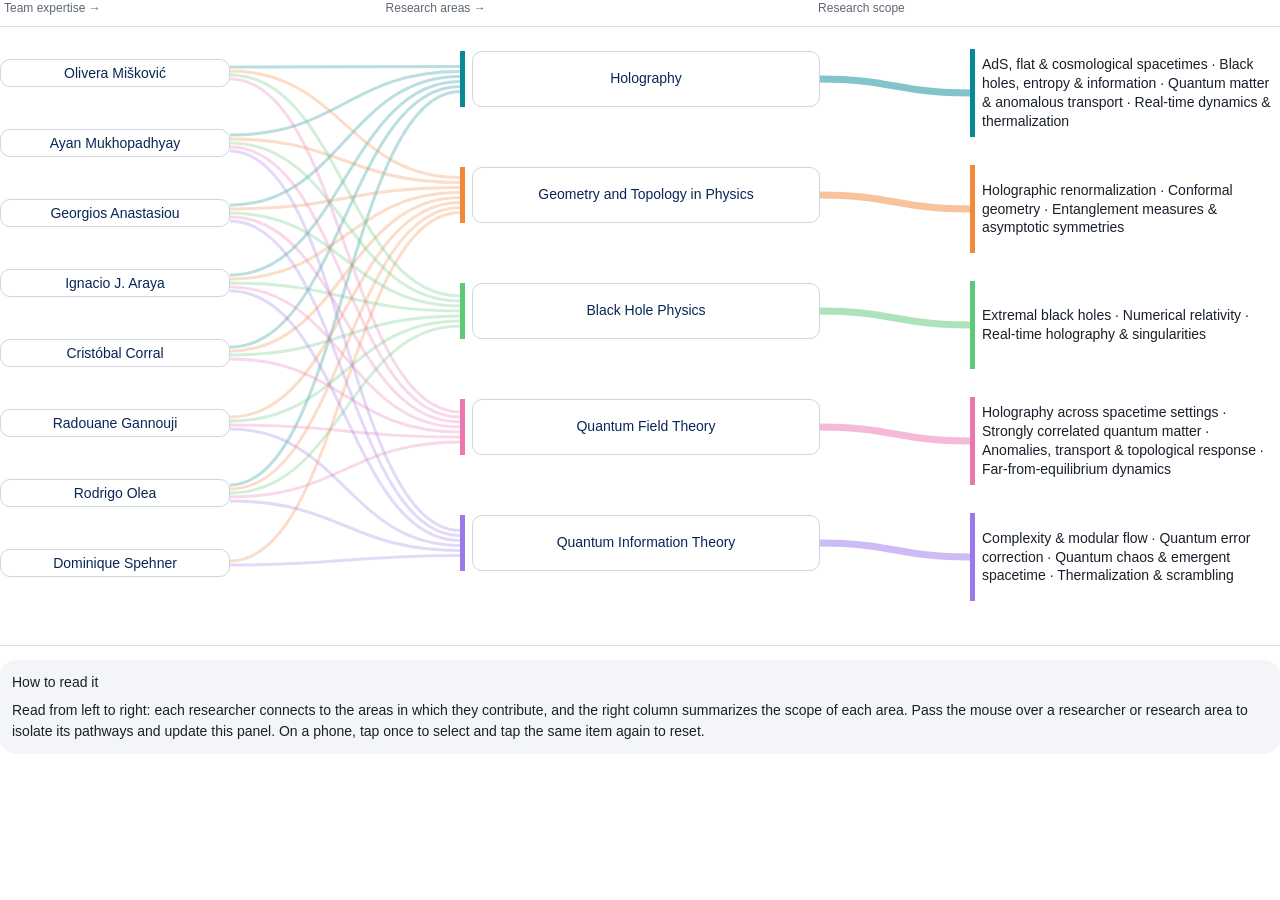
<file: synergy/map/index.html>
<!doctype html>
<html lang="en" data-visualize-standalone>
<head>
<meta charset="utf-8">
<meta name="viewport" content="width=device-width, initial-scale=1">
<meta name="referrer" content="no-referrer">
<title>HoloQUBITS — Dynamic Research Synergy</title>
<style>:root {
  color-scheme: light dark;
  background-color: transparent !important;

  /* Agent-facing contract; keep in sync with SKILL.md. */
  --background: var(
    --main-surface-primary,
    light-dark(rgb(255 255 255), rgb(24 24 24))
  );
  --foreground: light-dark(rgb(26 28 31), rgb(255 255 255));
  --card: color-mix(in oklab, var(--foreground) 5%, transparent);
  --card-foreground: var(--foreground);
  --popover: light-dark(rgb(255 255 255), rgb(45 45 45));
  --popover-foreground: var(--foreground);
  --primary: light-dark(rgb(51 156 255), rgb(131 195 255));
  --primary-foreground: light-dark(rgb(255 255 255), rgb(13 13 13));
  --secondary: light-dark(rgb(255 255 255 / 96%), rgb(54 54 54 / 96%));
  --secondary-foreground: var(--foreground);
  --muted: color-mix(in srgb, var(--foreground) 10%, transparent);
  --muted-foreground: light-dark(
    rgb(26 28 31 / 49.4%),
    rgb(255 255 255 / 49.8%)
  );
  --accent: light-dark(rgb(229 242 255), rgb(13 39 63));
  --accent-foreground: var(--primary);
  --destructive: light-dark(rgb(226 85 7), rgb(255 133 73));
  --border: light-dark(rgb(26 28 31 / 8%), rgb(255 255 255 / 8.2%));
  --input: light-dark(
    rgb(26 28 31 / 11.8%),
    color-mix(in oklab, rgb(0 0 0) 10%, transparent)
  );
  --ring: light-dark(rgb(51 156 255), rgb(131 195 255 / 76%));
  --font-size-base: 14px;
  --red: light-dark(rgb(186 38 35), rgb(250 66 62));
  --green: light-dark(rgb(0 162 64), rgb(64 201 119));

  /* Internal implementation variables; not part of the agent contract. */
  --font-sans: -apple-system, system-ui, "Segoe UI", sans-serif;
  --font-mono:
    ui-monospace, SFMono-Regular, "SF Mono", Menlo, Consolas, "Liberation Mono",
    monospace;
  --font-size-normal: max(11px, var(--font-size-base));
  --font-size-tooltip: calc(var(--font-size-base) - 1px);
  --font-size-small: max(11px, calc(var(--font-size-base) - 2px));
  --font-size-h1: calc(var(--font-size-normal) * 1.7142857143);
  --font-size-h2: calc(var(--font-size-normal) * 1.4285714286);
  --font-size-h3: calc(var(--font-size-normal) * 1.2857142857);
  --font-weight-normal: 430;
  --font-weight-medium: 500;
  --line-height-normal: calc(var(--font-size-normal) * 1.5);
  --line-height-tooltip: calc(var(--font-size-tooltip) * 1.4285714286);
  --line-height-small: calc(var(--font-size-small) + 4px);
  --radius: 10px;
  --radius-sm: calc(var(--radius) * 0.6);
  --radius-md: calc(var(--radius) * 0.8);
  --radius-lg: var(--radius);
  --radius-2xl: calc(var(--radius) * 1.6);
  --radius-full: 9999px;
  --shadow-sm: 0 1px 2px -1px rgb(0 0 0 / 8%);
  --checkmark-image: url("data:image/svg+xml,%3Csvg xmlns='http://www.w3.org/2000/svg' viewBox='0 0 17 17'%3E%3Cpath d='M12.8961 3.64101C13.1297 3.41418 13.4984 3.37523 13.7779 3.56581C14.0571 3.75635 14.1554 4.11331 14.0299 4.41347L13.9615 4.53847L7.71151 13.7045C7.59411 13.8767 7.4063 13.9877 7.19881 14.0072C6.99136 14.0267 6.78564 13.9533 6.63826 13.806L2.88826 10.056L2.79842 9.9457C2.6192 9.67407 2.64927 9.30496 2.88826 9.06581C3.12738 8.82669 3.49647 8.79676 3.76815 8.97597L3.8785 9.06581L7.03084 12.2182L12.8053 3.74941L12.8961 3.64101Z'/%3E%3C/svg%3E");

  /* Legacy aliases; not part of the current agent contract. */
  --viz-bg: transparent;
  --viz-panel: var(--card);
  --viz-border: var(--border);
  --viz-text: var(--foreground);
  --viz-muted: var(--muted-foreground);
  --viz-accent: var(--primary);
  --viz-accent-text: var(--primary-foreground);
  --viz-accent-bg: var(--accent);
  --viz-font-size: var(--font-size-base);
  --viz-warning: var(--destructive);
  --color-background-primary: var(--background);
  --color-text-primary: var(--foreground);
  --color-border-secondary: var(--border);
}

:root[data-visualize-standalone] {
  background-color: var(--background) !important;
}

/* Generic mobile code-block hosts provide light/dark mode but no series palette.
   AppBlock hosts set all six variables themselves. */
:root:not([data-app-block-surface]) {
  --viz-series-1: var(--primary);
  --viz-series-2: light-dark(#f3883b, #f59a56);
  --viz-series-3: light-dark(#5dc977, #74d58b);
  --viz-series-4: light-dark(#eb77b1, #f08fc0);
  --viz-series-5: light-dark(#9b79ec, #aa91ef);
  --viz-series-6: light-dark(#3ab9b1, #5acbc2);
}

:root[data-theme="light"] {
  color-scheme: light;
}

:root[data-theme="dark"] {
  color-scheme: dark;
}

* {
  box-sizing: border-box;
}

html > body {
  margin: 0;
  padding: 5px;
  color: var(--foreground);
  background: transparent !important;
  font-family: var(--font-sans);
  font-size: var(--font-size-normal);
  font-weight: var(--font-weight-normal);
  line-height: var(--line-height-normal);
}

:root:not([data-app-block-surface]) > body {
  padding: 12px;
}

a {
  color: color-mix(in srgb, var(--viz-accent) 80%, var(--viz-text) 20%);
  cursor: pointer;
  font-weight: var(--font-weight-medium);
  text-decoration: none;
  text-underline-offset: 2px;
}

a:is(:hover, :focus-visible) {
  text-decoration-line: underline;
  text-decoration-style: dashed;
  text-decoration-thickness: 0.5px;
}

h1,
h2,
h3,
h4,
h5,
h6,
p {
  margin-block: 0;
}

h1 {
  font-size: var(--font-size-h1);
  font-weight: var(--font-weight-medium);
  line-height: 1.25;
}

h2 {
  font-size: var(--font-size-h2);
  font-weight: var(--font-weight-medium);
  line-height: 1.25;
}

h3,
h4,
h5,
h6 {
  font-size: var(--font-size-h3);
  font-weight: var(--font-weight-medium);
  line-height: 1.3;
}

b,
strong,
th {
  font-weight: var(--font-weight-medium);
}

code:not(pre code) {
  display: inline;
  padding: 1px 6px;
  border-radius: var(--radius-sm);
  background: var(--muted);
  font-family: var(--font-mono);
  font-size: 0.92em;
  overflow-wrap: anywhere;
  -webkit-box-decoration-break: clone;
  box-decoration-break: clone;
  word-break: break-word;
}

.table-responsive {
  width: 100%;
  overflow-x: auto;
  scrollbar-width: thin;
}

.table {
  width: 100%;
  border-collapse: collapse;
  color: var(--foreground);
  font: inherit;
  text-align: start;
}

.table :is(th, td) {
  padding-block: 10px;
  padding-inline: 0 24px;
  overflow-wrap: anywhere;
  border-bottom: 1px solid var(--border);
  text-align: start;
  vertical-align: top;
}

.table-responsive > .table :is(th, td) {
  overflow-wrap: break-word;
}

.table :is(th, td):last-child {
  padding-inline-end: 0;
}

.table :is(caption, thead th) {
  font-weight: 600;
}

.table thead th {
  padding-block: 8px;
  border-bottom-color: color-mix(in srgb, var(--foreground) 16%, transparent);
}

.table tbody tr:last-child :is(th, td) {
  border-bottom: 0;
}

.table.table-sm :is(th, td) {
  padding-block: 6px;
}

.table.table-sm :is(th, td):not(:last-child) {
  padding-inline-end: 16px;
}

.table :is(.text-end, [align="right"]) {
  text-align: end;
  font-variant-numeric: tabular-nums;
}

.table :is(.text-center, [align="center"]) {
  text-align: center;
}

.table .text-nowrap {
  white-space: nowrap;
}

#widget {
  display: flex;
  flex-direction: column;
  gap: 12px;
  width: 100%;
  padding: 0;
  background: transparent !important;
}

.card {
  min-width: 0;
  padding: 12px;
  overflow: hidden;
  overflow-wrap: break-word;
  border-radius: var(--radius-2xl);
  color: var(--card-foreground);
  background: var(--card);
}

#widget > :not(.card) {
  width: 100% !important;
  max-width: none !important;
  margin: 0 !important;
  padding: 0 !important;
  border: 0 !important;
  border-radius: 0 !important;
  background: transparent !important;
  box-shadow: none !important;
}

.tooltip {
  position: fixed;
  z-index: 50;
  top: 0;
  left: 0;
  width: max-content;
  max-width: min(
    20rem,
    var(--tooltip-available-width, calc(100vw - 10px)),
    calc(100vw - 10px)
  );
  max-height: min(
    var(--tooltip-available-height, calc(100vh - 10px)),
    calc(100vh - 10px)
  );
  padding: 4px 8px;
  border: 1px solid var(--border);
  border-radius: var(--radius-lg);
  color: var(--popover-foreground);
  background: var(--popover);
  box-shadow: none;
  font-size: var(--font-size-tooltip);
  line-height: var(--line-height-tooltip);
  overflow-wrap: break-word;
  white-space: normal;
  pointer-events: none;
  user-select: none;
}

/* The bundled tooltip runtime owns [data-tooltip]. AppBlock's CSS-only
   pseudo-tooltip can widen dense grids even while hidden. */
main [data-tooltip]::after {
  content: none;
}

.viz-grid {
  display: grid;
  grid-template-columns: repeat(auto-fit, minmax(max(180px, 24%), 1fr));
  gap: 10px;
}

.viz-stat {
  display: flex;
  flex-direction: column;
  gap: 2px;
}

.viz-stat-value {
  font-size: var(--font-size-h2);
  font-weight: var(--font-weight-medium);
  line-height: 1.25;
}

.viz-row {
  display: flex;
  flex-wrap: wrap;
  align-items: center;
  gap: 10px;
}

.viz-badge {
  padding: 3px 8px;
  border-radius: var(--radius-full);
  color: var(--accent-foreground);
  background: var(--accent);
  font-weight: var(--font-weight-medium);
}

small,
.text-small,
.viz-badge {
  font-size: var(--font-size-small);
  line-height: var(--line-height-small);
}

.text-muted {
  color: var(--muted-foreground);
}

.sr-only {
  position: absolute;
  width: 1px;
  height: 1px;
  padding: 0;
  overflow: hidden;
  clip: rect(0, 0, 0, 0);
  white-space: nowrap;
  border: 0;
}

.viz-controls {
  display: flex;
  flex-wrap: wrap;
  align-items: center;
  gap: 8px;
}

.viz-controls > .form-label {
  display: grid;
  min-width: min(100%, 260px);
  flex: 1 1 280px;
  grid-template-columns: minmax(0, 1fr) auto;
  align-items: baseline;
  gap: 2px 12px;
  margin-bottom: 0;
}

.viz-controls > .form-label > :is(.form-control, .form-range, .form-select) {
  grid-column: 1 / -1;
}

.btn,
.form-check-input,
.form-control,
.form-range,
.form-select {
  font: inherit;
}

.btn {
  appearance: button;
  display: inline-flex;
  inline-size: fit-content;
  max-inline-size: 100%;
  min-height: 28px;
  align-items: center;
  justify-content: center;
  gap: 4px;
  margin: 0;
  padding: 0 8px;
  -webkit-app-region: no-drag;
  border: 1px solid var(--input);
  border-radius: var(--radius-lg);
  color: var(--secondary-foreground);
  background: var(--secondary);
  cursor: var(--cursor-interaction, pointer);
  text-align: center;
  text-decoration: none;
  white-space: nowrap;
  user-select: none;
  -webkit-font-smoothing: antialiased;
}

.btn:is(.btn-block, .viz-tile) {
  inline-size: 100%;
}

.btn.viz-tile {
  min-width: 0;
  overflow-wrap: anywhere;
  white-space: normal;
}

a.btn {
  cursor: pointer;
  text-decoration: none;
}

.btn:not(:disabled):hover {
  background: color-mix(in srgb, var(--foreground) 6%, var(--secondary));
}

.btn-primary {
  border-color: transparent;
  color: var(--interactive-label-primary-default, var(--primary-foreground));
  background: var(--interactive-bg-primary-default, var(--foreground));
  background-clip: padding-box;
}

.btn-primary .text-muted {
  color: color-mix(
    in srgb,
    var(--interactive-label-primary-default, var(--primary-foreground)) 50%,
    transparent
  );
}

.btn-primary:not(:disabled):hover {
  background: color-mix(in srgb, var(--foreground) 80%, transparent);
  background-clip: padding-box;
}

.btn-ghost {
  border-color: transparent;
  color: var(--muted-foreground);
  background: transparent;
}

.btn-ghost:not(:disabled):hover {
  color: var(--foreground);
  background: color-mix(in srgb, var(--foreground) 6%, var(--secondary));
}

.btn:disabled {
  cursor: not-allowed;
  opacity: 0.4;
}

[data-lucide] {
  stroke-width: 1.6;
}

.form-label {
  display: block;
  margin-bottom: 6px;
  color: var(--foreground);
}

.form-control {
  display: block;
  width: 100%;
  min-height: 28px;
  padding: 0 8px;
  outline: none;
  border: 1px solid var(--input);
  border-radius: var(--radius-lg);
  color: var(--foreground);
  background: var(--secondary);
}

.form-control::placeholder {
  color: var(--muted-foreground);
}

.form-control[type="file"] {
  padding: 0;
  overflow: hidden;
  cursor: var(--cursor-interaction, pointer);
}

.form-control[type="file"]::file-selector-button {
  min-height: 26px;
  margin-right: 8px;
  padding: 0 8px;
  border: 0;
  border-right: 1px solid var(--input);
  color: var(--secondary-foreground);
  background: var(--secondary);
  cursor: inherit;
  font: inherit;
}

.form-control[type="file"]:not(:disabled):hover::file-selector-button {
  background: color-mix(in srgb, var(--foreground) 6%, var(--secondary));
}

.form-control-color[type="color"] {
  width: 40px;
  height: 28px;
  padding: 3px;
  cursor: var(--cursor-interaction, pointer);
}

.form-control-color[type="color"]::-webkit-color-swatch-wrapper {
  padding: 0;
}

.form-control-color[type="color"]::-webkit-color-swatch {
  border: 0;
  border-radius: calc(var(--radius-lg) - 4px);
}

textarea.form-control {
  height: auto;
  min-height: 72px;
  padding: 8px 10px;
  resize: vertical;
}

.form-control:focus-visible {
  border-color: var(--ring);
  box-shadow: inset 0 0 0 1px var(--ring);
}

.form-control:disabled,
.form-select:disabled {
  cursor: not-allowed;
  opacity: 0.4;
}

.form-select {
  appearance: none;
  display: block;
  width: 100%;
  min-height: 28px;
  margin: 0;
  padding: 0 32px 0 8px;
  outline: none;
  border: 1px solid var(--input);
  border-radius: var(--radius-lg);
  color: var(--foreground);
  background-color: var(--secondary);
  background-image:
    linear-gradient(45deg, transparent 50%, var(--muted-foreground) 50%),
    linear-gradient(135deg, var(--muted-foreground) 50%, transparent 50%);
  background-position:
    calc(100% - 14px) 50%,
    calc(100% - 10px) 50%;
  background-repeat: no-repeat;
  background-size: 4px 4px;
  cursor: var(--cursor-interaction, default);
}

.form-select:not(:disabled):hover {
  background-color: color-mix(in srgb, var(--foreground) 6%, var(--secondary));
}

.form-select:focus-visible {
  border-color: var(--ring);
  box-shadow: inset 0 0 0 1px var(--ring);
}

.form-check {
  display: flex;
  min-height: 20px;
  align-items: center;
  gap: 6px;
}

.form-check-input {
  appearance: none;
  width: 14px;
  height: 14px;
  flex: 0 0 auto;
  margin: 0;
  border: 1px solid var(--input);
  color: var(--primary-foreground);
  background-color: transparent;
  cursor: var(--cursor-interaction, default);
  transition:
    background-color 150ms,
    border-color 150ms,
    box-shadow 150ms;
}

.form-check:not(.form-switch) .form-check-input[type="checkbox"] {
  border-color: var(--input);
  border-radius: var(--radius-sm);
  background-color: var(--secondary);
  box-shadow: var(--shadow-sm);
}

.form-check:not(.form-switch)
  .form-check-input:not(:disabled):not(:checked):hover {
  background-color: var(--card);
}

.form-check:not(.form-switch) .form-check-input[type="checkbox"]:checked {
  border-color: var(--primary);
  background-color: var(--primary);
}

.form-check:not(.form-switch)
  .form-check-input[type="checkbox"]:checked::before {
  display: block;
  width: 100%;
  height: 100%;
  background: var(--primary-foreground);
  content: "";
  mask: var(--checkmark-image) center / 12px 12px no-repeat;
}

.form-check-input[type="radio"] {
  width: 14px;
  height: 14px;
  border-radius: var(--radius-full);
}

.form-check-input[type="radio"]:checked {
  border: 2px solid var(--primary);
  background:
    radial-gradient(circle, var(--primary-foreground) 0 2.5px, transparent 3px),
    var(--primary);
}

.form-check:not(.form-switch) .form-check-input:focus-visible {
  outline: 2px solid var(--ring);
  outline-offset: 2px;
}

.form-check:not(.form-switch) .form-check-input:disabled {
  cursor: not-allowed;
  pointer-events: none;
}

.form-check:not(.form-switch) .form-check-input:disabled + .form-check-label {
  cursor: not-allowed;
}

.form-switch .form-check-input:disabled,
.form-switch .form-check-input:disabled + .form-check-label {
  cursor: not-allowed;
  opacity: 0.6;
}

.form-check-label {
  color: var(--foreground);
  cursor: var(--cursor-interaction, default);
}

.form-switch .form-check-input {
  position: relative;
  width: 32px;
  height: 20px;
  border: 0;
  border-radius: var(--radius-full);
  background: var(--muted);
  box-shadow: none;
  transition: background-color 200ms cubic-bezier(0, 0, 0.2, 1);
}

.form-switch .form-check-input::before {
  position: absolute;
  top: 50%;
  left: 0;
  width: 16px;
  height: 16px;
  box-sizing: border-box;
  border: 1px solid light-dark(var(--primary-foreground), var(--foreground));
  border-radius: var(--radius-full);
  background: light-dark(var(--primary-foreground), var(--foreground));
  box-shadow: var(--shadow-sm);
  content: "";
  transform: translate(2px, -50%);
  transition: transform 200ms cubic-bezier(0, 0, 0.2, 1);
}

.form-switch .form-check-input:checked {
  background: var(--primary);
}

.form-switch .form-check-input:checked::before {
  transform: translate(14px, -50%);
}

.form-switch .form-check-input:focus-visible {
  box-shadow: 0 0 0 2px var(--ring);
}

.form-range {
  appearance: none;
  display: block;
  width: 100%;
  height: 28px;
  flex: 1;
  margin: 0;
  padding: 0;
  outline: none;
  border: 0;
  accent-color: var(--primary);
  background: linear-gradient(
      color-mix(in srgb, var(--foreground) 7%, transparent),
      color-mix(in srgb, var(--foreground) 7%, transparent)
    )
    center / 100% 2px no-repeat;
}

.form-range::-webkit-slider-runnable-track {
  height: 28px;
  background: transparent;
}

.form-range::-webkit-slider-thumb {
  appearance: none;
  width: 20px;
  height: 20px;
  margin-top: 4px;
  border: 1px solid var(--border);
  border-radius: var(--radius-full);
  background: light-dark(var(--primary-foreground), var(--foreground));
}

.form-range:focus-visible::-webkit-slider-thumb {
  border-color: var(--ring);
  box-shadow: inset 0 0 0 1px var(--ring);
}

.form-range::-moz-range-track {
  height: 28px;
  background: transparent;
}

.form-range::-moz-range-thumb {
  width: 20px;
  height: 20px;
  border: 1px solid var(--border);
  border-radius: var(--radius-full);
  background: light-dark(var(--primary-foreground), var(--foreground));
}

.form-range:focus-visible::-moz-range-thumb {
  border-color: var(--ring);
  box-shadow: inset 0 0 0 1px var(--ring);
}

.form-range:disabled {
  cursor: not-allowed;
  opacity: 0.4;
}

.btn:not(.btn-primary, .viz-tile):is(
    [aria-pressed="true"],
    [aria-selected="true"],
    .is-selected
  ) {
  border-color: var(--primary);
  color: var(--primary-foreground);
  background: var(--primary);
}

.btn.viz-tile:is([aria-pressed="true"], [aria-selected="true"], .is-selected) {
  border-color: var(--primary);
  box-shadow: inset 0 0 0 1px var(--primary);
}

.btn:focus-visible {
  outline: 2px solid var(--ring);
  outline-offset: 2px;
}

svg {
  display: block;
  max-width: 100%;
  height: auto;
}

#widget > svg {
  width: 100%;
}

.text-warning,
.text-destructive {
  color: var(--destructive);
}
</style>
</head>
<body>
<div id="holoqubits-synergy-profiles">
  <div class="flow-head text-small text-muted" aria-hidden="true">
    <span>Team expertise →</span>
    <span>Research areas →</span>
    <span>Research scope</span>
  </div>

  <div class="flow-stage">
    <svg class="flow-svg" role="img" aria-labelledby="flow-title flow-desc">
      <title id="flow-title">HoloQUBITS research synergy flow</title>
      <desc id="flow-desc">Researchers and their expertise connect to five research areas. The right column summarizes the scope of each area.</desc>
      <g class="edge-layer"></g>
    </svg>
    <div class="node-layer"></div>
  </div>

  <div class="card profile-panel is-empty" aria-live="polite">
    <div class="profile-media">
      <img class="profile-photo" alt="" hidden>
      <div class="profile-initials" aria-hidden="true">HQ</div>
    </div>
    <div class="profile-copy">
      <div class="profile-name">How to read it</div>
      <div class="profile-role text-small text-muted"></div>
      <div class="profile-text">Read from left to right: each researcher connects to the areas in which they contribute, and the right column summarizes the scope of each area. Pass the mouse over a researcher or research area to isolate its pathways and update this panel. On a phone, tap once to select and tap the same item again to reset.</div>
    </div>
  </div>
</div>

<style>
  :root {
    color-scheme: light;
    background: #ffffff !important;
    --background: #ffffff;
    --foreground: #18202b;
    --card: rgb(9 38 87 / 4.5%);
    --card-foreground: #18202b;
    --popover: #ffffff;
    --popover-foreground: #18202b;
    --primary: #078a94;
    --primary-foreground: #ffffff;
    --secondary: #ffffff;
    --secondary-foreground: #092657;
    --muted: rgb(9 38 87 / 7%);
    --muted-foreground: #5e6875;
    --accent: #edf7f7;
    --accent-foreground: #056b73;
    --border: #d7e0e4;
    --input: #cbd7dc;
    --ring: #078a94;
    --font-sans: Arial, Helvetica, sans-serif;
    --viz-series-1: #0b789e;
    --viz-series-2: #078a94;
    --viz-series-3: #4e7f73;
    --viz-series-4: #325f87;
    --viz-series-5: #6577a4;
  }

  html,
  html > body {
    background: #ffffff !important;
    overflow: hidden;
  }

  :root:not([data-app-block-surface]) > body {
    padding: 0;
  }

  #holoqubits-synergy-profiles {
    width: 100%;
    color: var(--foreground);
  }

  #holoqubits-synergy-profiles .flow-head {
    display: grid;
    grid-template-columns: 30% 34% 36%;
    padding: 0 4px 10px;
  }

  #holoqubits-synergy-profiles .flow-stage {
    position: relative;
    width: 100%;
    min-height: 0;
    border-top: 1px solid var(--border);
    border-bottom: 1px solid var(--border);
  }

  #holoqubits-synergy-profiles .flow-svg,
  #holoqubits-synergy-profiles .node-layer {
    position: absolute;
    inset: 0;
    display: block;
    width: 100%;
    height: 100%;
  }

  #holoqubits-synergy-profiles .flow-svg {
    overflow: hidden;
  }

  #holoqubits-synergy-profiles .node-layer {
    pointer-events: none;
  }

  #holoqubits-synergy-profiles .flow-edge {
    fill: none;
    stroke-width: 3;
    opacity: 0.27;
    vector-effect: non-scaling-stroke;
    transition: opacity 180ms ease, stroke-width 180ms ease;
  }

  #holoqubits-synergy-profiles .flow-edge.outcome-edge {
    stroke-width: 7;
    opacity: 0.5;
  }

  #holoqubits-synergy-profiles .flow-edge[data-topic="holography"] {
    stroke: var(--viz-series-1);
  }

  #holoqubits-synergy-profiles .flow-edge[data-topic="geometry"] {
    stroke: var(--viz-series-2);
  }

  #holoqubits-synergy-profiles .flow-edge[data-topic="black-holes"] {
    stroke: var(--viz-series-3);
  }

  #holoqubits-synergy-profiles .flow-edge[data-topic="qft"] {
    stroke: var(--viz-series-4);
  }

  #holoqubits-synergy-profiles .flow-edge[data-topic="qit"] {
    stroke: var(--viz-series-5);
  }

  #holoqubits-synergy-profiles .flow-edge.is-muted {
    opacity: 0.035;
  }

  #holoqubits-synergy-profiles .flow-edge.is-active {
    stroke-width: 5;
    opacity: 0.95;
  }

  #holoqubits-synergy-profiles .flow-edge.outcome-edge.is-active {
    stroke-width: 9;
  }

  #holoqubits-synergy-profiles .node-slot {
    position: absolute;
    z-index: 1;
    box-sizing: border-box;
    pointer-events: auto;
    transition: opacity 180ms ease;
  }

  #holoqubits-synergy-profiles .node-slot.is-muted {
    opacity: 0.18;
  }

  #holoqubits-synergy-profiles .topic-slot,
  #holoqubits-synergy-profiles .outcome-slot {
    --topic-color: var(--viz-series-1);
    padding-left: 7px;
    border-left: 5px solid var(--topic-color);
  }

  #holoqubits-synergy-profiles .topic-slot .btn {
    min-height: 56px;
    padding: 5px 8px;
    line-height: 1.25;
    text-align: left;
    white-space: normal;
  }

  #holoqubits-synergy-profiles .topic-slot[data-topic="geometry"],
  #holoqubits-synergy-profiles .outcome-slot[data-topic="geometry"] {
    --topic-color: var(--viz-series-2);
  }

  #holoqubits-synergy-profiles .topic-slot[data-topic="black-holes"],
  #holoqubits-synergy-profiles .outcome-slot[data-topic="black-holes"] {
    --topic-color: var(--viz-series-3);
  }

  #holoqubits-synergy-profiles .topic-slot[data-topic="qft"],
  #holoqubits-synergy-profiles .outcome-slot[data-topic="qft"] {
    --topic-color: var(--viz-series-4);
  }

  #holoqubits-synergy-profiles .topic-slot[data-topic="qit"],
  #holoqubits-synergy-profiles .outcome-slot[data-topic="qit"] {
    --topic-color: var(--viz-series-5);
  }

  #holoqubits-synergy-profiles .outcome-slot {
    display: flex;
    align-items: center;
    line-height: 1.35;
    font-weight: 500;
  }

  #holoqubits-synergy-profiles .profile-panel {
    display: grid;
    grid-template-columns: 78px minmax(0, 1fr);
    gap: 16px;
    align-items: center;
    margin-top: 14px;
  }

  #holoqubits-synergy-profiles .profile-panel.is-empty {
    grid-template-columns: 1fr;
  }

  #holoqubits-synergy-profiles .profile-panel.is-empty .profile-media {
    display: none;
  }

  #holoqubits-synergy-profiles .profile-media {
    width: 78px;
    height: 88px;
    overflow: hidden;
    border-radius: 6px;
    background: color-mix(in srgb, var(--viz-series-1) 18%, var(--card));
  }

  #holoqubits-synergy-profiles .profile-photo,
  #holoqubits-synergy-profiles .profile-initials {
    width: 100%;
    height: 100%;
  }

  #holoqubits-synergy-profiles .profile-photo {
    display: block;
    object-fit: cover;
  }

  #holoqubits-synergy-profiles .profile-photo[hidden],
  #holoqubits-synergy-profiles .profile-initials[hidden] {
    display: none;
  }

  #holoqubits-synergy-profiles .profile-initials {
    display: grid;
    place-items: center;
    font-weight: 500;
  }

  #holoqubits-synergy-profiles .profile-name {
    font-weight: 500;
  }

  #holoqubits-synergy-profiles .profile-role {
    margin-top: 3px;
  }

  #holoqubits-synergy-profiles .profile-text {
    margin-top: 7px;
    color: var(--card-foreground);
  }

  #holoqubits-synergy-profiles .profile-links {
    display: block;
    margin-top: 6px;
    color: var(--muted-foreground);
  }

  @media (max-width: 780px) {
    #holoqubits-synergy-profiles .flow-head {
      grid-template-columns: 31% 35% 34%;
    }

    #holoqubits-synergy-profiles .flow-edge {
      stroke-width: 1.5;
    }

    #holoqubits-synergy-profiles .flow-edge.outcome-edge {
      stroke-width: 3.5;
    }

    #holoqubits-synergy-profiles .flow-edge.is-active {
      stroke-width: 2.5;
    }

    #holoqubits-synergy-profiles .flow-edge.outcome-edge.is-active {
      stroke-width: 5;
    }

    #holoqubits-synergy-profiles .topic-slot .btn {
      min-height: 46px;
      padding: 4px 6px;
    }
  }

  @media (prefers-reduced-motion: reduce) {
    #holoqubits-synergy-profiles .flow-edge,
    #holoqubits-synergy-profiles .node-slot {
      transition: none;
    }
  }
</style>

<script>
  (() => {
    const root = document.getElementById("holoqubits-synergy-profiles");
    const stage = root.querySelector(".flow-stage");
    const svg = root.querySelector(".flow-svg");
    const edgeLayer = root.querySelector(".edge-layer");
    const nodeLayer = root.querySelector(".node-layer");
    const profilePanel = root.querySelector(".profile-panel");
    const profilePhoto = root.querySelector(".profile-photo");
    const profileInitials = root.querySelector(".profile-initials");
    const profileName = root.querySelector(".profile-name");
    const profileRole = root.querySelector(".profile-role");
    const profileText = root.querySelector(".profile-text");
    const ns = "http://www.w3.org/2000/svg";

    const members = [
      {
        id: "om",
        full: "Olivera Mišković",
        mobile: "Olivera",
        role: "Director · PUCV",
        bio: "Works on geometric renormalization, black holes, holography and quantum field theory.",
        photo: "images/olivera-miskovic.jpg"
      },
      {
        id: "am",
        full: "Ayan Mukhopadhyay",
        mobile: "Ayan",
        role: "Alternate Director · PUCV",
        bio: "Works on nonequilibrium holography, strongly coupled matter and quantum information.",
        photo: "images/ayan-mukhopadhyay.jpg"
      },
      {
        id: "ga",
        full: "Georgios Anastasiou",
        mobile: "Georgios",
        role: "Principal Investigator · UAI",
        bio: "Works on conformal renormalization, entanglement and higher-curvature gravity.",
        photo: "images/georgios-anastasiou.jpg"
      },
      {
        id: "ia",
        full: "Ignacio J. Araya",
        mobile: "Ignacio",
        role: "Principal Investigator · UNAB",
        bio: "Works on holography, conformal methods and quantum-information measures.",
        photo: "images/ignacio-araya.jpg"
      },
      {
        id: "cc",
        full: "Cristóbal Corral",
        mobile: "Cristóbal",
        role: "Principal Investigator · UAI",
        bio: "Works on gravity, gauge theory, topology and supergravity solutions.",
        photo: "images/cristobal-corral.jpg"
      },
      {
        id: "rg",
        full: "Radouane Gannouji",
        mobile: "Radouane",
        role: "Principal Investigator · PUCV",
        bio: "Works on extremal black holes, stability, numerical relativity and information dynamics.",
        photo: "images/radouane-gannouji.jpg"
      },
      {
        id: "ro",
        full: "Rodrigo Olea",
        mobile: "Rodrigo",
        role: "Principal Investigator · PUCV",
        bio: "Works on conformal geometry, gravitational charges and black-hole thermodynamics.",
        photo: "images/rodrigo-olea.jpg"
      },
      {
        id: "ds",
        full: "Dominique Spehner",
        mobile: "Dominique",
        role: "Principal Investigator · UdeC",
        bio: "Works on quantum-information geometry, correlations, metrology and open quantum systems.",
        photo: "images/dominique-spehner.jpg"
      }
    ];

    const topics = [
      {
        id: "holography",
        label: "Holography",
        mobile: "Holography",
        members: ["om", "am", "ga", "ia", "cc", "ro"],
        description: "This area brings together holography in AdS, flat and cosmological spacetimes; black holes, entropy and information; quantum matter and anomalous transport; and real-time dynamics and thermalization.",
        outcome: "AdS, flat & cosmological spacetimes · Black holes, entropy & information · Quantum matter & anomalous transport · Real-time dynamics & thermalization",
        mobileOutcome: "Spacetime, matter & dynamics"
      },
      {
        id: "geometry",
        label: "Geometry and Topology in Physics",
        mobile: "Geometry & topology",
        members: ["om", "am", "ga", "ia", "cc", "rg", "ro", "ds"],
        description: "This area brings together holographic renormalization, conformal geometry, entanglement measures and asymptotic symmetries.",
        outcome: "Holographic renormalization · Conformal geometry · Entanglement measures & asymptotic symmetries",
        mobileOutcome: "Renormalization & geometry"
      },
      {
        id: "black-holes",
        label: "Black Hole Physics",
        mobile: "Black holes",
        members: ["om", "am", "ga", "ia", "cc", "rg", "ro"],
        description: "This area brings together extremal black holes, numerical relativity, real-time holography and spacetime singularities.",
        outcome: "Extremal black holes · Numerical relativity · Real-time holography & singularities",
        mobileOutcome: "Extremality, dynamics & singularities"
      },
      {
        id: "qft",
        label: "Quantum Field Theory",
        mobile: "QFT",
        members: ["om", "am", "ga", "ia", "cc", "rg", "ro"],
        description: "This area brings together holography in AdS, flat and cosmological settings; strongly correlated quantum matter; anomalies, transport and topological response; and far-from-equilibrium dynamics.",
        outcome: "Holography across spacetime settings · Strongly correlated quantum matter · Anomalies, transport & topological response · Far-from-equilibrium dynamics",
        mobileOutcome: "Matter, anomalies & dynamics"
      },
      {
        id: "qit",
        label: "Quantum Information Theory",
        mobile: "QIT",
        members: ["am", "ga", "ia", "rg", "ro", "ds"],
        description: "This area brings together complexity and modular flow, quantum error correction, quantum chaos and emergent spacetime, and thermalization and scrambling.",
        outcome: "Complexity & modular flow · Quantum error correction · Quantum chaos & emergent spacetime · Thermalization & scrambling",
        mobileOutcome: "Complexity, QEC & scrambling"
      }
    ];

    let pinned = null;
    let preview = null;
    let resizeFrame = null;
    let nodeRecords = [];
    let edgeRecords = [];

    function activeTarget() {
      return preview || pinned;
    }

    function createPath(memberId, topicId, className, d) {
      const path = document.createElementNS(ns, "path");
      path.setAttribute("class", "flow-edge " + className);
      path.setAttribute("data-topic", topicId);
      if (memberId) path.setAttribute("data-member", memberId);
      path.setAttribute("d", d);
      edgeLayer.appendChild(path);
      edgeRecords.push({ element: path, member: memberId, topic: topicId });
    }

    function curve(x1, y1, x2, y2) {
      const bend = Math.max(18, (x2 - x1) * 0.48);
      return "M " + x1 + " " + y1 + " C " + (x1 + bend) + " " + y1 + ", " + (x2 - bend) + " " + y2 + ", " + x2 + " " + y2;
    }

    function addInteraction(element, target) {
      element.addEventListener("pointerenter", () => {
        preview = target;
        renderHighlight();
      });
      element.addEventListener("pointerleave", () => {
        preview = null;
        renderHighlight();
      });
      element.addEventListener("focus", () => {
        preview = target;
        renderHighlight();
      });
      element.addEventListener("blur", () => {
        preview = null;
        renderHighlight();
      });
      element.addEventListener("click", () => {
        const same = pinned && pinned.type === target.type && pinned.id === target.id;
        pinned = same ? null : target;
        preview = null;
        renderHighlight();
      });
    }

    function makeMemberNode(member, box, narrow) {
      const slot = document.createElement("div");
      slot.className = "node-slot member-slot";
      slot.dataset.member = member.id;
      Object.assign(slot.style, {
        left: box.x + "px",
        top: box.y + "px",
        width: box.w + "px"
      });

      const button = document.createElement("button");
      button.type = "button";
      button.className = "btn btn-block";
      button.textContent = narrow ? member.mobile : member.full;
      button.setAttribute("aria-label", member.full);
      button.setAttribute("aria-pressed", "false");

      addInteraction(button, { type: "member", id: member.id });
      slot.appendChild(button);
      nodeLayer.appendChild(slot);
      nodeRecords.push({ element: slot, button, type: "member", id: member.id });
    }

    function makeTopicNode(topic, box, narrow) {
      const slot = document.createElement("div");
      slot.className = "node-slot topic-slot";
      slot.dataset.topic = topic.id;
      Object.assign(slot.style, {
        left: box.x + "px",
        top: box.y + "px",
        width: box.w + "px"
      });

      const button = document.createElement("button");
      button.type = "button";
      button.className = "btn btn-block";
      button.textContent = narrow ? topic.mobile : topic.label;
      button.setAttribute("aria-label", topic.label);
      button.setAttribute("aria-pressed", "false");
      addInteraction(button, { type: "topic", id: topic.id });

      slot.appendChild(button);
      nodeLayer.appendChild(slot);
      nodeRecords.push({ element: slot, button, type: "topic", id: topic.id });
    }

    function makeOutcomeNode(topic, box, narrow) {
      const slot = document.createElement("div");
      slot.className = "node-slot outcome-slot";
      slot.dataset.topic = topic.id;
      slot.textContent = narrow ? topic.mobileOutcome : topic.outcome;
      Object.assign(slot.style, {
        left: box.x + "px",
        top: box.y + "px",
        width: box.w + "px",
        minHeight: box.h + "px"
      });
      nodeLayer.appendChild(slot);
      nodeRecords.push({ element: slot, button: null, type: "outcome", id: topic.id });
    }

    function renderMap() {
      const width = Math.max(300, Math.floor(stage.clientWidth));
      const narrow = width < 781;
      const height = narrow ? 820 : 620;
      const memberW = narrow ? Math.min(150, width * 0.28) : Math.min(230, width * 0.22);
      const topicW = narrow ? Math.min(180, width * 0.32) : Math.min(360, width * 0.31);
      const outcomeW = narrow ? Math.min(170, width * 0.3) : Math.min(310, width * 0.27);
      const memberX = 0;
      const topicX = Math.round((width - topicW) * 0.5);
      const outcomeX = width - outcomeW;
      const memberTop = narrow ? 48 : 32;
      const memberStep = narrow ? 88 : 70;
      const topicTop = narrow ? 52 : 24;
      const topicStep = narrow ? 148 : 116;
      const memberH = narrow ? 40 : 54;
      const topicH = narrow ? 48 : 56;
      const outcomeH = narrow ? 52 : 88;

      stage.style.height = height + "px";
      svg.setAttribute("viewBox", "0 0 " + width + " " + stage.clientHeight);
      edgeLayer.replaceChildren();
      nodeLayer.replaceChildren();
      nodeRecords = [];
      edgeRecords = [];

      const memberBoxes = new Map();
      const topicBoxes = new Map();
      const outcomeBoxes = new Map();
      members.forEach((member, index) => {
        memberBoxes.set(member.id, {
          x: memberX,
          y: memberTop + index * memberStep,
          w: memberW,
          h: memberH
        });
      });

      topics.forEach((topic, index) => {
        const topicBox = {
          x: topicX,
          y: topicTop + index * topicStep,
          w: topicW,
          h: topicH
        };
        topicBoxes.set(topic.id, topicBox);
        outcomeBoxes.set(topic.id, {
          x: outcomeX,
          y: topicBox.y - 2,
          w: outcomeW,
          h: outcomeH
        });
      });

      members.forEach((member) => makeMemberNode(member, memberBoxes.get(member.id), narrow));
      topics.forEach((topic) => {
        makeTopicNode(topic, topicBoxes.get(topic.id), narrow);
        makeOutcomeNode(topic, outcomeBoxes.get(topic.id), narrow);
      });

      nodeRecords.forEach((record) => {
        const box = record.type === "member" ? memberBoxes.get(record.id) : record.type === "topic" ? topicBoxes.get(record.id) : outcomeBoxes.get(record.id);
        box.w = record.element.offsetWidth || box.w;
        box.h = record.element.offsetHeight || box.h;
      });

      topics.forEach((topic) => {
        const topicBox = topicBoxes.get(topic.id);
        const outcomeBox = outcomeBoxes.get(topic.id);
        const orderedMembers = topic.members.slice().sort((a, b) => members.findIndex((member) => member.id === a) - members.findIndex((member) => member.id === b));
        const memberCount = orderedMembers.length;
        orderedMembers.forEach((memberId, index) => {
          const memberBox = memberBoxes.get(memberId);
          const memberTopics = topics.filter((item) => item.members.includes(memberId));
          const memberTopicIndex = memberTopics.findIndex((item) => item.id === topic.id);
          const y1 = memberBox.y + memberBox.h / 2 + (memberTopicIndex - (memberTopics.length - 1) / 2) * 4;
          const y2 = topicBox.y + topicBox.h / 2 + (index - (memberCount - 1) / 2) * 5;
          createPath(memberId, topic.id, "member-edge", curve(memberBox.x + memberBox.w, y1, topicBox.x, y2));
        });

        createPath(null, topic.id, "outcome-edge", curve(topicBox.x + topicBox.w, topicBox.y + topicBox.h / 2, outcomeBox.x, outcomeBox.y + outcomeBox.h / 2));
      });

      renderHighlight();
    }

    function renderHighlight() {
      const target = activeTarget();
      edgeRecords.forEach((record) => {
        let active = false;
        if (target?.type === "member") active = record.member === target.id;
        if (target?.type === "topic") active = record.topic === target.id;
        record.element.classList.toggle("is-active", active);
        record.element.classList.toggle("is-muted", Boolean(target) && !active);
      });

      nodeRecords.forEach((record) => {
        let related = true;
        let selected = false;
        if (target?.type === "member") {
          const relatedTopics = topics.filter((topic) => topic.members.includes(target.id)).map((topic) => topic.id);
          related = record.type === "member" ? record.id === target.id : relatedTopics.includes(record.id);
          selected = record.type === "member" && record.id === target.id;
        }
        if (target?.type === "topic") {
          const topic = topics.find((item) => item.id === target.id);
          related = record.type === "member" ? topic.members.includes(record.id) : record.id === target.id;
          selected = record.type === "topic" && record.id === target.id;
        }
        record.element.classList.toggle("is-muted", Boolean(target) && !related);
        if (record.button) {
          record.button.classList.toggle("btn-primary", selected);
          record.button.setAttribute("aria-pressed", String(selected));
        }
      });

      if (!target) {
        profilePanel.classList.add("is-empty");
        profilePhoto.hidden = true;
        profilePhoto.removeAttribute("src");
        profilePhoto.alt = "";
        profileInitials.hidden = false;
        profileInitials.textContent = "HQ";
        profileName.textContent = "How to read it";
        profileRole.textContent = "";
        profileText.textContent = "Read from left to right: each researcher connects to the areas in which they contribute, and the right column summarizes the scope of each area. Pass the mouse over a researcher or research area to isolate its pathways and update this panel. On a phone, tap once to select and tap the same item again to reset.";
        return;
      }

      if (target.type === "member") {
        const member = members.find((item) => item.id === target.id);
        const labels = topics.filter((topic) => topic.members.includes(target.id)).map((topic) => topic.label);
        const initials = member.full.split(/\s+/).map((part) => part.charAt(0)).join("").slice(0, 2).toUpperCase();
        profilePanel.classList.remove("is-empty");
        profileName.textContent = member.full;
        profileRole.textContent = member.role;
        const bioLine = document.createElement("span");
        const linksLine = document.createElement("span");
        bioLine.textContent = member.bio;
        linksLine.className = "profile-links";
        linksLine.textContent = "Connects to " + labels.length + " research areas: " + labels.join(", ") + ".";
        profileText.replaceChildren(bioLine, linksLine);
        profileInitials.textContent = initials;
        profileInitials.hidden = Boolean(member.photo);
        profilePhoto.hidden = !member.photo;
        profilePhoto.alt = member.photo ? "Portrait of " + member.full : "";
        if (member.photo) {
          profilePhoto.src = member.photo;
          profilePhoto.onerror = () => {
            profilePhoto.hidden = true;
            profileInitials.hidden = false;
          };
        } else {
          profilePhoto.removeAttribute("src");
        }
        return;
      }

      const topic = topics.find((item) => item.id === target.id);
      profilePanel.classList.add("is-empty");
      profilePhoto.hidden = true;
      profilePhoto.removeAttribute("src");
      profilePhoto.alt = "";
      profileInitials.hidden = false;
      profileName.textContent = topic.label;
      profileRole.textContent = "Research area · " + topic.members.length + " researchers";
      profileText.textContent = topic.description;
    }

    const observer = new ResizeObserver(() => {
      if (resizeFrame) cancelAnimationFrame(resizeFrame);
      resizeFrame = requestAnimationFrame(renderMap);
    });
    observer.observe(stage);
    window.addEventListener("pagehide", () => observer.disconnect(), { once: true });
    renderMap();

    function reportDocumentHeight() {
      const height = Math.ceil(document.documentElement.scrollHeight);
      window.parent.postMessage({ type: "holoqubits-synergy-height", height }, "*");
    }

    const heightObserver = new ResizeObserver(() => requestAnimationFrame(reportDocumentHeight));
    heightObserver.observe(document.body);
    window.addEventListener("load", reportDocumentHeight, { once: true });
    window.addEventListener("pagehide", () => heightObserver.disconnect(), { once: true });
    requestAnimationFrame(reportDocumentHeight);
  })();
</script>

</body>
</html>
</file>
<file: assets/style.css>
:root {
  --navy: #092657;
  --deep: #061c41;
  --teal: #078a94;
  --teal-dark: #056b73;
  --ink: #18202b;
  --muted: #5e6875;
  --paper: #fff;
  --line: #d7e0e4;
}

* { box-sizing: border-box; }

html,
body {
  margin: 0;
  background: var(--paper);
  color: var(--ink);
  font-family: Arial, Helvetica, sans-serif;
}

a { color: inherit; text-decoration: none; }

.site-header {
  position: relative;
  z-index: 20;
  max-width: 1240px;
  min-height: 128px;
  margin: auto;
  padding: 22px 36px;
  display: flex;
  align-items: center;
  justify-content: space-between;
  gap: 36px;
  border-bottom: 1px solid var(--line);
}

.logo-link { display: block; flex: 0 1 430px; }
.logo-link img { display: block; width: min(100%, 430px); }

.site-header nav {
  display: flex;
  align-items: center;
  gap: 30px;
  color: var(--navy);
  font-size: 14px;
}

.site-header nav > a,
.research-menu summary {
  padding: 8px 0;
  border-bottom: 1px solid transparent;
}

.site-header nav > a:hover,
.research-menu[open] summary {
  color: var(--teal-dark);
  border-color: var(--teal);
}

.research-menu { position: relative; }
.research-menu summary { cursor: pointer; list-style: none; }
.research-menu summary::-webkit-details-marker { display: none; }
.research-menu summary::after { content: "▾"; margin-left: 7px; color: var(--teal); }

.research-menu > div {
  position: absolute;
  top: calc(100% + 12px);
  right: 0;
  width: 340px;
  padding: 7px 16px;
  background: #fff;
  border: 1px solid var(--line);
  box-shadow: 0 14px 34px rgba(6, 28, 65, .12);
}

.research-menu > div a {
  display: block;
  padding: 12px 0;
  border-bottom: 1px solid var(--line);
  color: var(--deep);
  font-family: Georgia, serif;
  font-size: 15px;
}

.research-menu > div a:last-child { border-bottom: 0; }

.home-intro {
  max-width: 960px;
  margin: auto;
  padding: 70px 36px 88px;
}

.kicker,
.section-label {
  margin: 0 0 18px;
  color: var(--teal-dark);
  font-size: 12px;
  font-weight: 700;
  letter-spacing: .14em;
  text-transform: uppercase;
}

.home-intro h1,
.topic-detail h1 {
  margin: 0;
  color: var(--deep);
  font-family: Georgia, serif;
  font-size: clamp(54px, 7vw, 82px);
  font-weight: 400;
  letter-spacing: -.035em;
  line-height: 1;
}

.name-explanation {
  margin: 34px 0 0;
  padding: 23px 0;
  color: var(--navy);
  border-top: 1px solid var(--teal);
  border-bottom: 1px solid var(--line);
  font-family: Georgia, serif;
  font-size: 21px;
  line-height: 1.55;
}

.name-explanation strong { color: var(--teal-dark); }
.name-explanation em { font-style: normal; }
.home-copy { max-width: 820px; padding-top: 34px; }

.home-copy p {
  margin: 0;
  color: var(--muted);
  font-family: Georgia, serif;
  font-size: 17px;
  line-height: 1.72;
}

.home-copy p + p { margin-top: 24px; }

.activities-section {
  max-width: 960px;
  margin: 0 auto;
  padding: 68px 36px 88px;
}

.activities-heading {
  display: grid;
  grid-template-columns: minmax(0, 1.15fr) minmax(260px, .85fr);
  gap: 68px;
  align-items: end;
}

.activities-heading h2 {
  margin: 0;
  color: var(--deep);
  font-family: Georgia, "Times New Roman", serif;
  font-size: 38px;
  font-weight: 400;
  letter-spacing: -.025em;
  line-height: 1.08;
}

.activities-heading > p {
  margin: 0 0 2px;
  color: var(--muted);
  font-family: Georgia, "Times New Roman", serif;
  font-size: 16px;
  line-height: 1.62;
}

.material-hub {
  display: grid;
  grid-template-columns: 104px minmax(0, 1fr) auto;
  gap: 24px;
  align-items: center;
  margin-top: 38px;
  padding: 27px 28px;
  background: #f3f7f8;
  border-top: 2px solid var(--teal);
  border-bottom: 1px solid var(--line);
  transition: background-color 160ms ease;
}

.material-hub:hover,
.material-hub:focus-visible { background: #eaf3f4; }

.material-hub-label,
.material-hub-action,
.event-members > span {
  color: var(--teal-dark);
  font-size: 11px;
  font-weight: 700;
  letter-spacing: .1em;
  text-transform: uppercase;
}

.material-hub-copy strong {
  display: block;
  color: var(--deep);
  font-family: Georgia, "Times New Roman", serif;
  font-size: 22px;
  font-weight: 400;
}

.material-hub-copy > span {
  display: block;
  margin-top: 5px;
  color: var(--muted);
  font-size: 14px;
  line-height: 1.5;
}

.material-hub-action {
  color: var(--navy);
  white-space: nowrap;
}

.material-hub-action span { color: var(--teal); font-size: 15px; }

.event-list {
  margin-top: 44px;
  border-top: 1px solid var(--navy);
}

.event-row {
  display: grid;
  grid-template-columns: 138px minmax(0, 1fr) minmax(220px, 280px);
  gap: 28px;
  align-items: start;
  padding: 27px 0 29px;
  border-bottom: 1px solid var(--line);
}

.event-row p,
.event-row h3 { margin: 0; }

.event-meta {
  color: var(--navy);
  font-size: 12px;
  font-weight: 700;
  line-height: 1.45;
  text-transform: uppercase;
}

.event-meta span {
  display: block;
  margin-top: 6px;
  color: var(--muted);
  font-size: 11px;
  font-weight: 400;
  letter-spacing: .02em;
  text-transform: none;
}

.event-row h3 {
  color: var(--deep);
  font-family: Georgia, "Times New Roman", serif;
  font-size: 20px;
  font-weight: 400;
  line-height: 1.35;
}

.event-row h3 a:hover,
.event-row h3 a:focus-visible { color: var(--teal-dark); }

.event-row h3 span { color: var(--teal); font-family: Arial, Helvetica, sans-serif; font-size: 13px; }

.event-members {
  color: var(--muted);
  font-size: 13px;
  line-height: 1.58;
}

.event-members > span {
  display: block;
  margin-bottom: 6px;
  font-size: 10px;
}

footer {
  min-height: 180px;
  padding: 42px max(36px, calc((100vw - 1168px) / 2));
  display: grid;
  grid-template-columns: 240px 1fr auto;
  gap: 42px;
  align-items: center;
  color: rgba(255, 255, 255, .74);
  background: var(--deep);
  font-size: 12px;
  line-height: 1.6;
}

footer img { display: block; width: 220px; padding: 8px; background: white; }
footer p { margin: 0; }
.institutions { color: white; font-weight: 700; letter-spacing: .06em; }

.topic-detail {
  max-width: 1168px;
  margin: auto;
  padding: 78px 0 92px;
}

.topic-detail h1 { max-width: 980px; }

.detail-question {
  max-width: 900px;
  margin: 34px 0 68px;
  color: var(--teal-dark);
  font-family: Georgia, serif;
  font-size: 24px;
  line-height: 1.45;
}

.research-dossier { border-top: 1px solid var(--navy); }
.research-dossier section { padding: 38px 0; border-bottom: 1px solid var(--line); }

.research-dossier p:not(.section-label):not(.dossier-index),
.research-dossier li {
  color: var(--muted);
  font-size: 16px;
  line-height: 1.78;
}

.research-dossier p { margin-top: 0; }
.research-perspective { max-width: 900px; }
.research-perspective p + p { margin-top: 18px; }

.research-list-section {
  display: grid;
  grid-template-columns: 72px minmax(0, 1fr);
  gap: 28px;
}

.dossier-index {
  margin: 2px 0 0;
  color: var(--teal-dark);
  font-family: Georgia, serif;
  font-size: 20px;
  font-style: italic;
}

.research-list-section h2 {
  margin: 0 0 23px;
  color: var(--deep);
  font-family: Georgia, serif;
  font-size: 28px;
  font-weight: 400;
}

.research-list-section ol { margin: 0; padding: 0; list-style: none; counter-reset: item; }

.research-list-section li {
  position: relative;
  min-height: 46px;
  padding: 0 0 16px 42px;
  counter-increment: item;
}

.research-list-section li + li { padding-top: 16px; border-top: 1px solid var(--line); }

.research-list-section li::before {
  content: counter(item, decimal-leading-zero);
  position: absolute;
  left: 0;
  color: var(--teal-dark);
  font-family: Georgia, serif;
  font-size: 13px;
}

.research-list-section li + li::before { top: 16px; }
.research-contribution { max-width: 940px; }

.research-contribution > p:last-child {
  color: var(--deep) !important;
  font-family: Georgia, serif;
  font-size: 21px !important;
  line-height: 1.6 !important;
}

.research-connection { max-width: 860px; }

.topic-pagination {
  margin-top: 48px;
  padding-top: 28px;
  display: flex;
  justify-content: space-between;
  gap: 30px;
  border-top: 1px solid var(--navy);
  color: var(--navy);
  font-weight: 700;
}

.topic-pagination a { max-width: 46%; display: flex; gap: 10px; align-items: baseline; }
.topic-pagination a:last-child { margin-left: auto; text-align: right; }
.topic-pagination span { font-family: Georgia, serif; font-size: 16px; font-weight: 400; line-height: 1.35; }

.synergy-heading {
  max-width: 1168px;
  margin: auto;
  padding: 78px 0 34px;
}

.synergy-heading h1 {
  max-width: 900px;
  margin: 0;
  color: var(--deep);
  font-family: Georgia, serif;
  font-size: clamp(38px, 4.5vw, 52px);
  font-weight: 400;
  letter-spacing: -.03em;
  line-height: 1.05;
}

.synergy-heading > p:last-child { color: var(--muted); }
.synergy-embed { max-width: 1168px; margin: 0 auto 72px; overflow: hidden; background: #fff; }
.synergy-frame { display: block; width: 100%; height: 920px; border: 0; background: #fff; overflow: hidden; }

/*
   Unified typography for every research page.
   These rules intentionally use !important because each research page currently
   contains a later local <style> block. Keeping the correction here means that
   only this one shared file has to be updated.
*/
body[data-root="../.."] main h1 {
  max-width: none !important;
  margin-top: 0 !important;
  font-family: Georgia, "Times New Roman", serif !important;
  font-size: clamp(40px, 4.2vw, 52px) !important;
  font-weight: 400 !important;
  letter-spacing: -.03em !important;
  line-height: 1.05 !important;
}

body[data-root="../.."] main h1 + p {
  max-width: 900px !important;
  font-family: Georgia, "Times New Roman", serif !important;
  font-size: 21px !important;
  line-height: 1.5 !important;
}

body[data-root="../.."] main h2 {
  font-family: Georgia, "Times New Roman", serif !important;
  font-size: 36px !important;
  font-weight: 400 !important;
  letter-spacing: -.02em !important;
  line-height: 1.16 !important;
}

body[data-root="../.."] main h3 {
  font-family: Georgia, "Times New Roman", serif !important;
  font-size: 22px !important;
  font-weight: 400 !important;
  line-height: 1.35 !important;
}

body[data-root="../.."] main .kicker,
body[data-root="../.."] main .section-label {
  font-family: Arial, Helvetica, sans-serif !important;
  font-size: 12px !important;
  font-weight: 700 !important;
  letter-spacing: .14em !important;
  line-height: 1.4 !important;
}

/* The home page remains the deliberate visual exception. */
.reconstruction-section > h2 {
  font-size: 36px !important;
  line-height: 1.12 !important;
}

@media (max-width: 900px) {
  .site-header { min-height: 110px; padding: 18px 26px; }
  .logo-link { flex-basis: 330px; }
  .topic-detail,
  .synergy-heading { padding-left: 26px; padding-right: 26px; }
  footer { grid-template-columns: 210px 1fr; padding: 36px 26px; }
  .institutions { grid-column: 2; }

  .activities-heading { gap: 42px; }
  .material-hub { grid-template-columns: 92px minmax(0, 1fr); }
  .material-hub-action { grid-column: 2; }
  .event-row { grid-template-columns: 126px minmax(0, 1fr); }
  .event-members { grid-column: 2; }
}

@media (max-width: 620px) {
  .site-header {
    min-height: auto;
    padding: 12px 18px 16px;
    flex-direction: column;
    align-items: flex-start;
    gap: 7px;
  }

  .logo-link { flex-basis: auto; }
  .logo-link img { width: min(100%, 285px); }
  .site-header nav { width: 100%; gap: 22px; font-size: 13px; }
  .research-menu > div { left: 0; right: auto; width: min(340px, calc(100vw - 36px)); }
  .home-intro { padding: 48px 18px 58px; }
  .home-intro h1 { font-size: 50px; }
  .name-explanation { margin-top: 26px; padding: 19px 0; font-size: 18px; }
  .home-copy { padding-top: 28px; }
  .home-copy p { font-size: 17px; }
  .activities-section { padding: 52px 18px 66px; }
  .activities-heading { grid-template-columns: 1fr; gap: 20px; }
  .activities-heading h2 { font-size: 32px; }
  .activities-heading > p { font-size: 15px; }
  .material-hub { grid-template-columns: 1fr; gap: 13px; margin-top: 30px; padding: 23px 20px; }
  .material-hub-action { grid-column: 1; margin-top: 3px; }
  .event-list { margin-top: 34px; }
  .event-row { grid-template-columns: 1fr; gap: 13px; padding: 24px 0 25px; }
  .event-members { grid-column: 1; }
  footer { grid-template-columns: 1fr; padding: 35px 18px; }
  footer img { width: 210px; }
  .institutions { grid-column: 1; }
  .topic-detail,
  .synergy-heading { padding: 58px 18px 70px; }
  .synergy-heading h1 { font-size: 36px; }
  .detail-question { margin: 28px 0 50px; font-size: 19px; }
  .research-dossier section { padding: 31px 0; }
  .research-list-section { grid-template-columns: 42px minmax(0, 1fr); gap: 12px; }
  .research-list-section h2 { font-size: 24px; }

  .research-dossier p:not(.section-label):not(.dossier-index),
  .research-dossier li { font-size: 15px; }

  .topic-pagination { flex-direction: column; }
  .topic-pagination a { max-width: none; }
  .topic-pagination a:last-child { margin-left: 0; text-align: left; }
  .synergy-embed { margin: 0 18px 54px; }

  body[data-root="../.."] main h1 {
    font-size: 36px !important;
    line-height: 1.08 !important;
  }

  body[data-root="../.."] main h1 + p {
    font-size: 19px !important;
    line-height: 1.48 !important;
  }

  body[data-root="../.."] main h2,
  .reconstruction-section > h2 {
    font-size: 28px !important;
    line-height: 1.2 !important;
  }

  body[data-root="../.."] main h3 {
    font-size: 20px !important;
  }
}

/*
   Unified research-page geometry.
   All five pages now use the same vertical rhythm and the same panel width.
*/
body[data-root="../.."] {
  --research-top-space: 72px;
  --title-text-space: 28px;
  --text-panel-space: 56px;
  --research-panel-extra: 96px;
  --research-panel-offset: -48px;
}

body[data-root="../.."] main :is(
  .geometry-story,
  .ext-story,
  .matter-story,
  .dynamics-page,
  .qit-story
) {
  padding-top: var(--research-top-space) !important;
}

body[data-root="../.."] main :is(
  .geometry-hero,
  .ext-hero,
  .matter-hero,
  .dynamics-hero,
  .qit-hero
) {
  padding-bottom: 0 !important;
}

body[data-root="../.."] main h1 + p {
  margin-top: var(--title-text-space) !important;
  margin-bottom: 0 !important;
}

body[data-root="../.."] main h2 + p {
  margin-top: 18px !important;
}

body[data-root="../.."] main h3 + p {
  margin-top: 10px !important;
}

body[data-root="../.."] main :is(
  .boundary-atlas,
  .ext-lab,
  .matter-lab,
  .benchmark,
  .reconstruction-lab
) {
  width: calc(100% + var(--research-panel-extra)) !important;
  max-width: none !important;
  margin-top: var(--text-panel-space) !important;
  margin-right: 0 !important;
  margin-left: var(--research-panel-offset) !important;
  padding-top: 40px !important;
  padding-right: 48px !important;
  padding-bottom: 44px !important;
  padding-left: 48px !important;
}

@media (max-width: 900px) {
  body[data-root="../.."] {
    --research-top-space: 56px;
    --title-text-space: 24px;
    --text-panel-space: 44px;
    --research-panel-extra: 20px;
    --research-panel-offset: -10px;
  }

  body[data-root="../.."] main :is(
    .boundary-atlas,
    .ext-lab,
    .matter-lab,
    .benchmark,
    .reconstruction-lab
  ) {
    padding: 36px 26px 40px !important;
  }
}

@media (max-width: 620px) {
  body[data-root="../.."] {
    --research-top-space: 48px;
    --title-text-space: 20px;
    --text-panel-space: 38px;
    --research-panel-extra: 12px;
    --research-panel-offset: -6px;
  }

  body[data-root="../.."] main :is(
    .boundary-atlas,
    .ext-lab,
    .matter-lab,
    .benchmark,
    .reconstruction-lab
  ) {
    padding: 28px 18px 34px !important;
  }

  body[data-root="../.."] main h2 + p {
    margin-top: 14px !important;
  }
}
</file>
